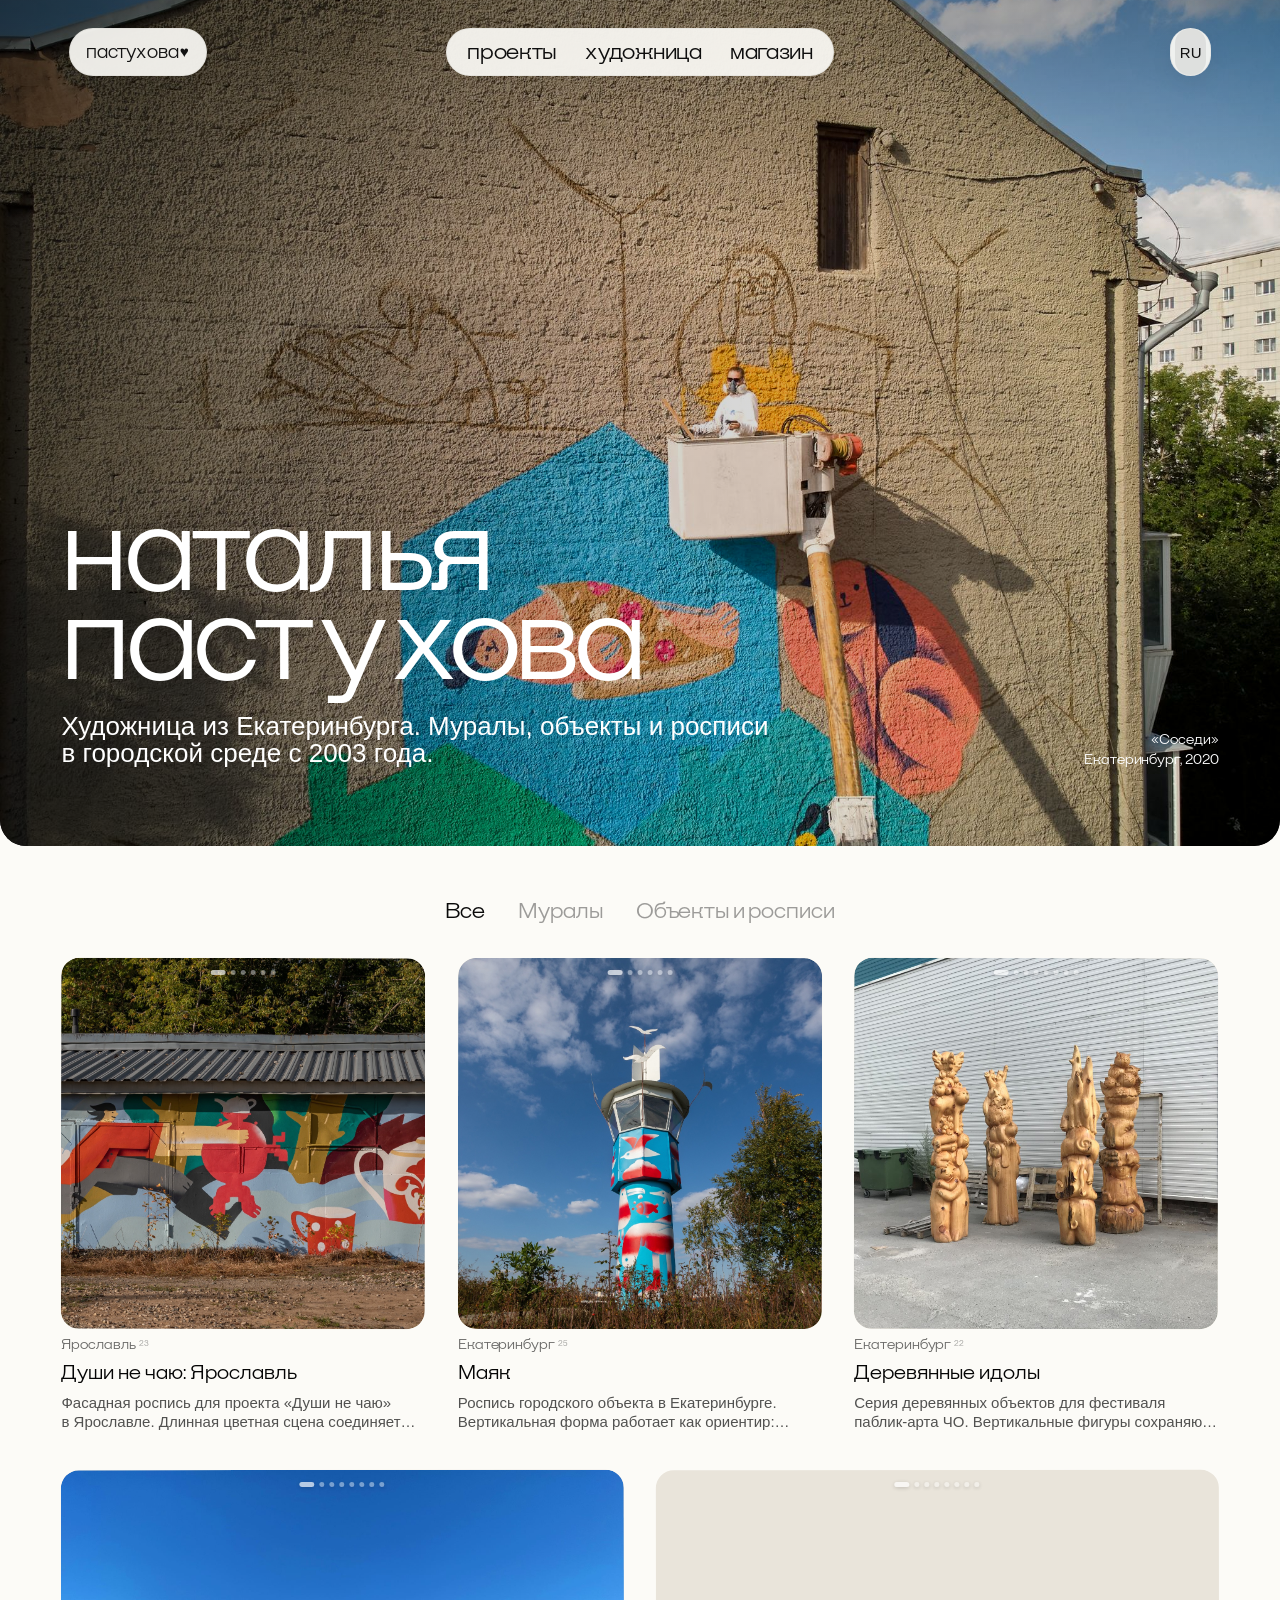
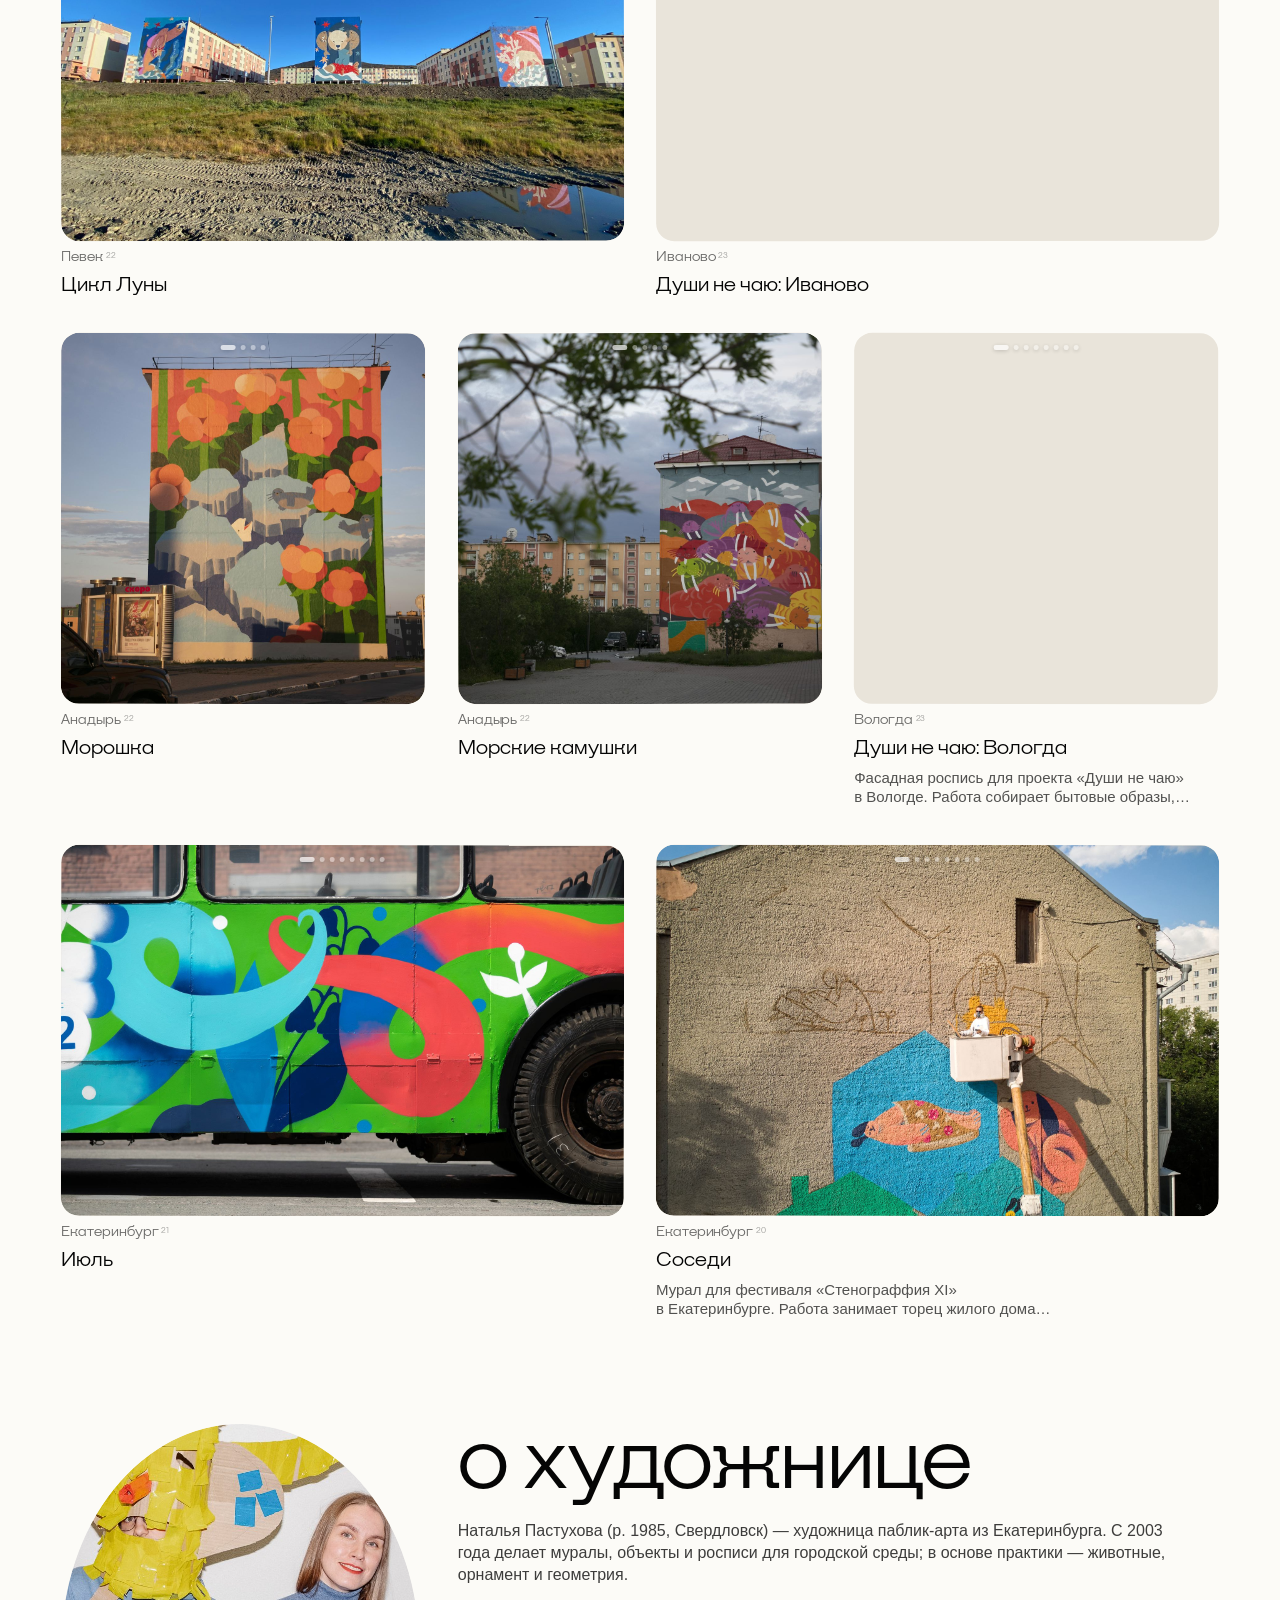
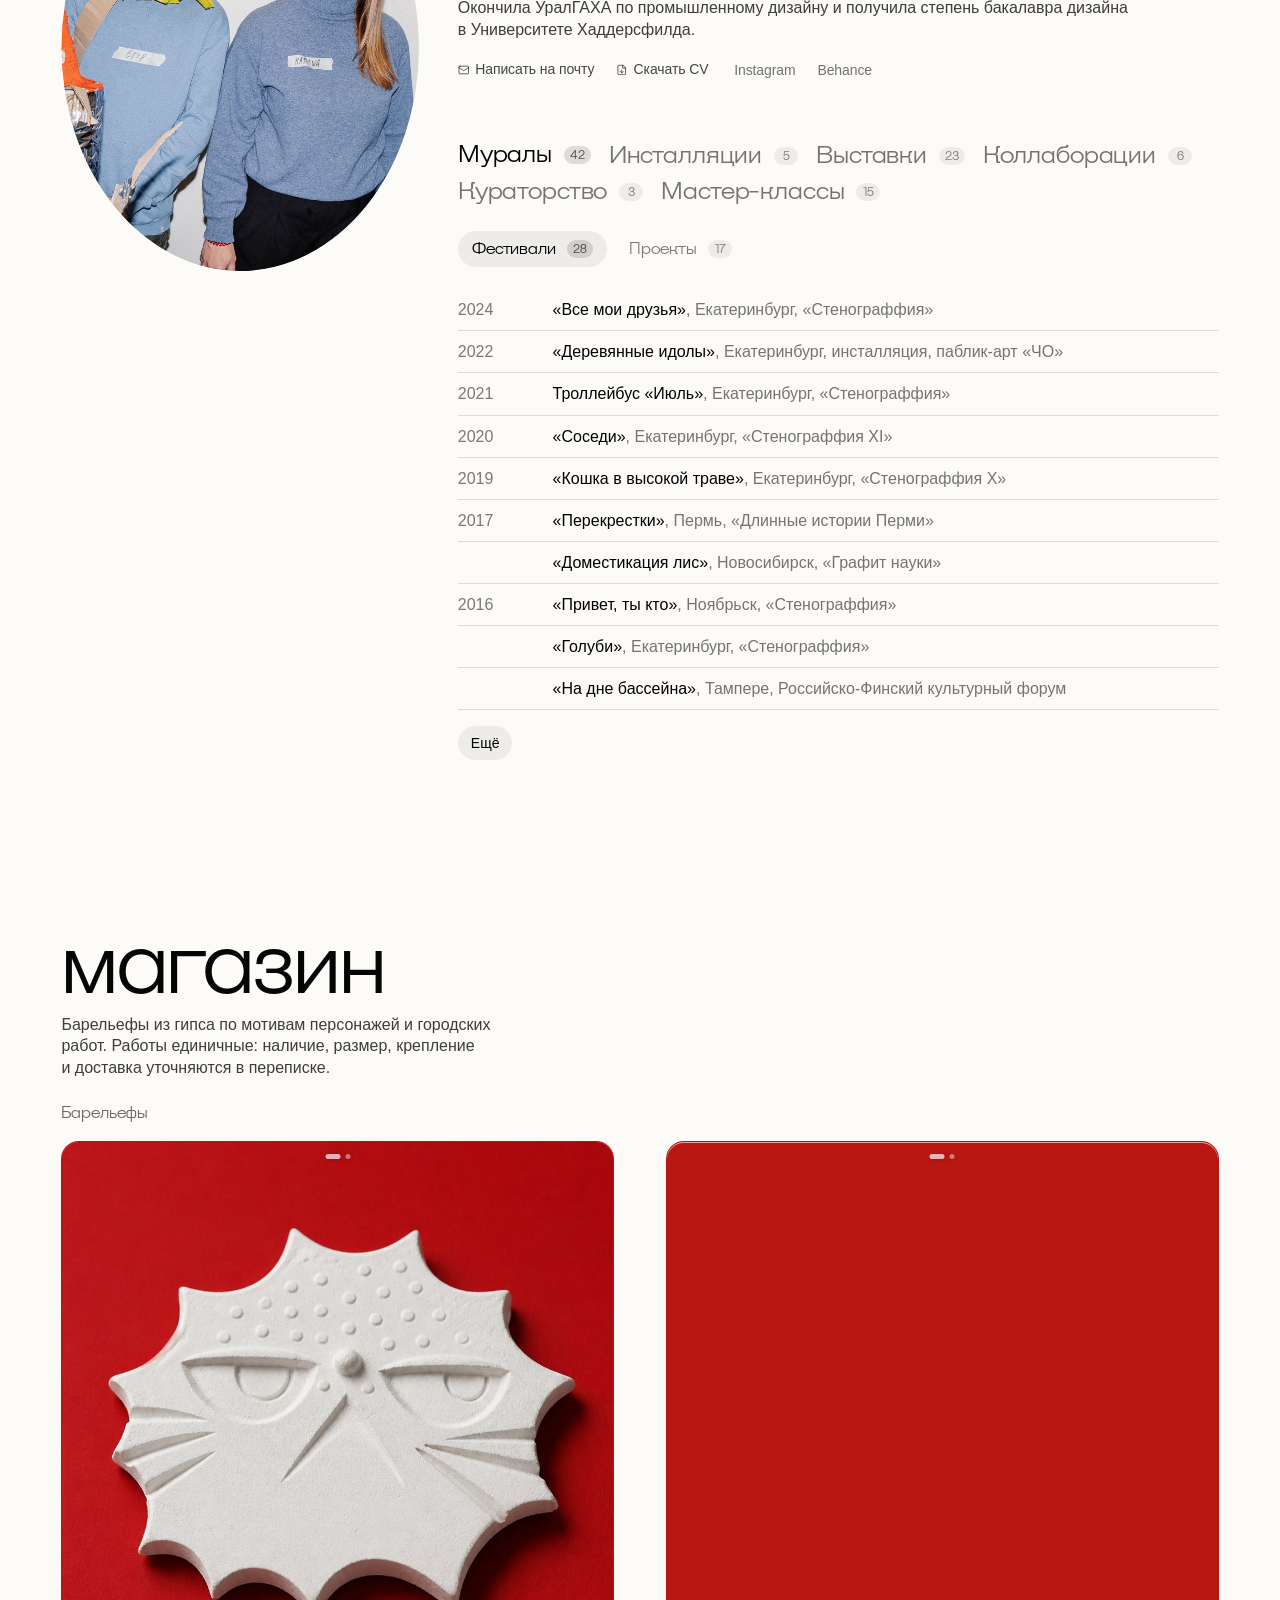
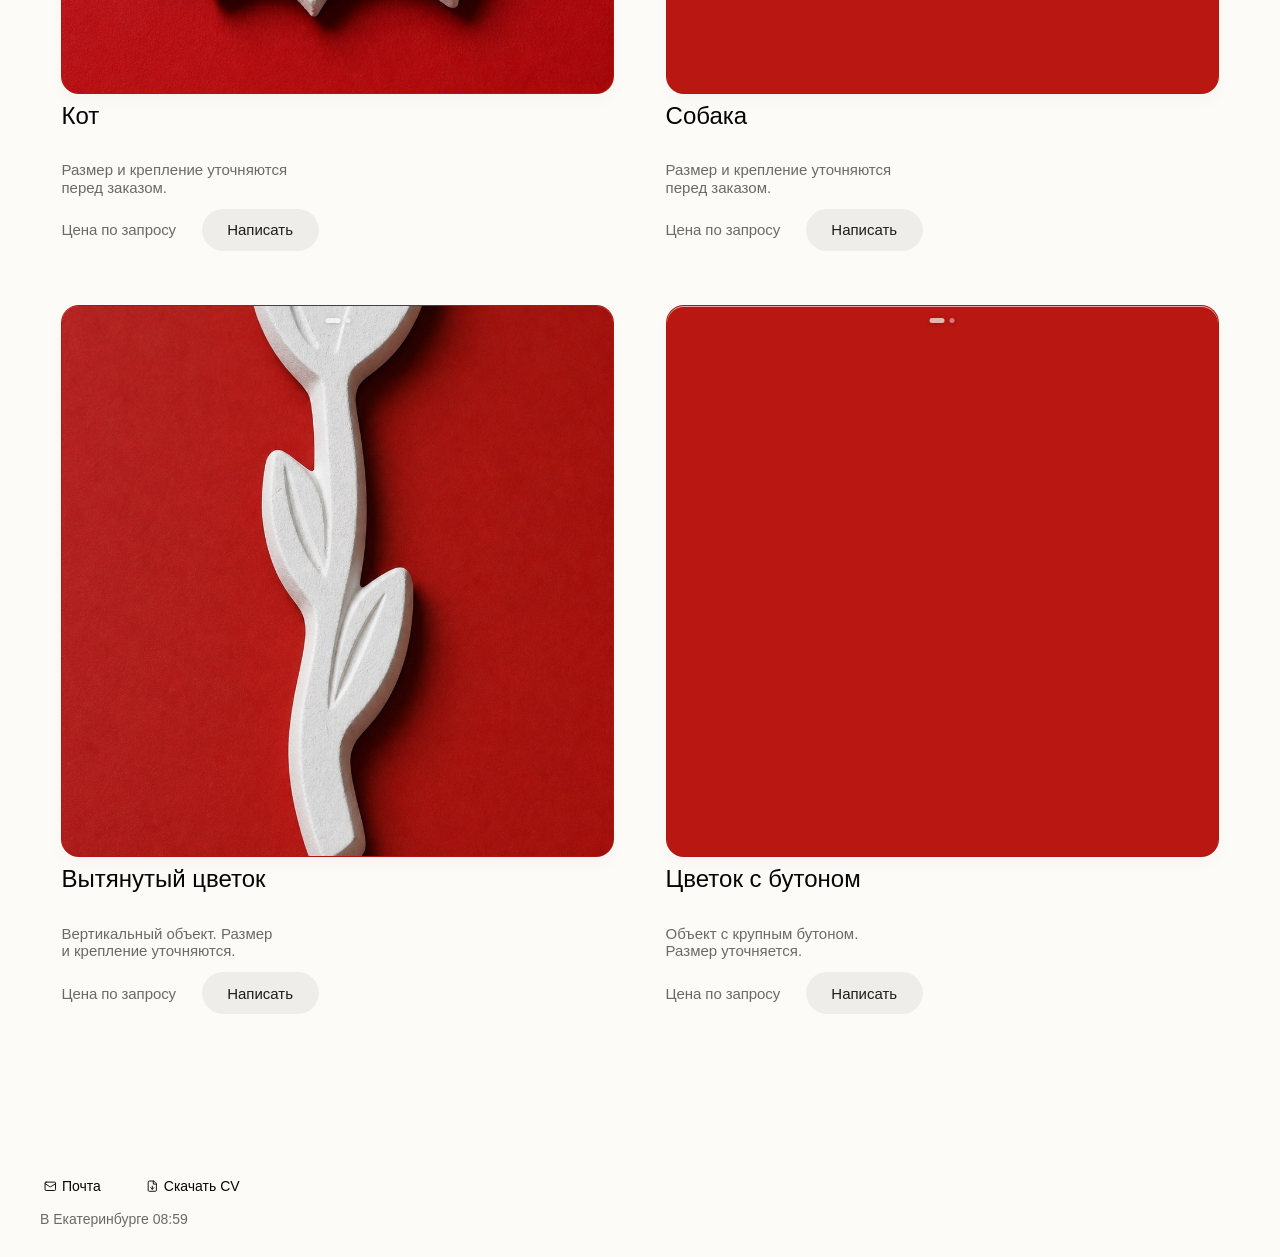
<file: site/index.html>
<!DOCTYPE html>
<html lang="ru">
<head>
    <meta charset="UTF-8">
    <meta name="viewport" content="width=device-width, initial-scale=1.0">
    <meta name="referrer" content="strict-origin-when-cross-origin">
    <meta http-equiv="Content-Security-Policy" content="default-src 'self'; script-src 'self'; style-src 'self' 'unsafe-inline'; img-src 'self' data: https:; font-src 'self' data:; connect-src 'self' https://api.open-meteo.com; object-src 'none'; base-uri 'self'; form-action 'none'; frame-src 'none'">
    <meta name="description" content="Наталья Пастухова: паблик-арт, городские проекты, биография художницы и работы в продаже.">
    <meta property="og:type" content="website">
    <meta property="og:site_name" content="Наталья Пастухова">
    <meta property="og:title" content="Наталья Пастухова — паблик-арт">
    <meta property="og:description" content="Муралы, городские объекты, росписи и барельефы художницы Натальи Пастуховой.">
    <meta property="og:image" content="https://aimpss7.github.io/natasha-pastukhova-site/assets/images/social/preview-dog-wall-16x9.jpg">
    <meta property="og:image:width" content="1200">
    <meta property="og:image:height" content="675">
    <meta property="og:url" content="https://aimpss7.github.io/natasha-pastukhova-site/">
    <meta name="twitter:card" content="summary_large_image">
    <meta name="twitter:image" content="https://aimpss7.github.io/natasha-pastukhova-site/assets/images/social/preview-dog-wall-16x9.jpg">
    <link rel="canonical" href="https://aimpss7.github.io/natasha-pastukhova-site/">
    <link rel="alternate" hreflang="ru" href="https://aimpss7.github.io/natasha-pastukhova-site/">
    <link rel="alternate" hreflang="en" href="https://aimpss7.github.io/natasha-pastukhova-site/en.html">
    <title>Наталья Пастухова</title>
    <link rel="icon" href="favicon.svg" type="image/svg+xml">
    <link rel="stylesheet" href="css/style.css?v=site-v1-156">
</head>
<body class="site-home site-ru">
    <header class="header">
        <a href="index.html" class="header-logo">
            <span class="brand-full">пастухова</span><span class="brand-short">пастухова</span><span class="heart" aria-hidden="true">♥</span>
        </a>
        <div class="header-menu" id="site-menu">
            <a href="#projects">проекты</a>
            <a href="#artist">художница</a>
            <a href="#shop">магазин</a>
            <div class="header-menu-lang" aria-label="Язык сайта в меню">
                <a class="lang-toggle is-active" href="index.html" lang="ru" aria-current="true" aria-label="Русская версия сайта">RU</a>
                <a class="lang-toggle" href="en.html" lang="en" aria-label="English version">EN</a>
            </div>
        </div>
        <button class="header-burger" type="button" aria-label="Открыть меню" aria-expanded="false" aria-controls="site-menu" data-nav-toggle>
            <span></span>
            <span></span>
            <span></span>
        </button>
        <div class="header-lang" aria-label="Язык сайта">
            <a class="lang-toggle is-active" href="index.html" lang="ru" aria-current="true" aria-label="Русская версия сайта">RU</a>
            <a class="lang-toggle" href="en.html" lang="en" aria-label="English version">EN</a>
        </div>
    </header>

    <main class="onepage-main">
        <section class="onepage-projects" id="projects" aria-labelledby="hero-title">
            <section class="hero hero-editorial">
                <a class="hero-visual-link" href="#cards-start" data-hero-link aria-label="Перейти к выбранному проекту">
                    <img src="assets/images/projects/mayak/cover.jpg" alt="Маяк" decoding="async" data-hero-image>
                </a>
                <div class="hero-copy">
                    <div class="hero-kicker">Паблик-арт / Урал</div>
                    <h1 id="hero-title">
                        <span class="hero-title-line">наталья</span>
                        <span class="hero-title-line">пас<span class="kern-tu">ту</span><span class="kern-ho">хо</span>ва</span>
                    </h1>
                    <p class="hero-summary">Художница из Екатеринбурга. Муралы, объекты и росписи в городской среде с 2003 года.</p>
                </div>
                <div class="hero-image-caption" data-hero-caption>Маяк · Екатеринбург</div>
            </section>

            <div class="onepage-section-inner onepage-section-inner--projects">
                <nav class="project-filters" aria-label="Фильтры проектов">
                    <div class="filters">
                        <button class="filter-btn active" type="button" data-filter="all" aria-pressed="true" aria-label="Все работы, 10 проектов">Все <span aria-hidden="true">10</span></button>
                        <button class="filter-btn" type="button" data-filter="murals" aria-pressed="false" aria-label="Муралы, 7 проектов">Муралы <span aria-hidden="true">7</span></button>
                        <button class="filter-btn" type="button" data-filter="objects-paintings" aria-pressed="false" aria-label="Объекты и росписи, 3 проекта">Объекты и росписи <span aria-hidden="true">3</span></button>
                    </div>
                </nav>
            </div>

            <div class="container" id="cards-start">
                <!-- Карточки проектов будут отрендерены здесь через JS -->
            </div>
            <div class="onepage-section-inner">
                <div class="project-inline-detail" id="project-inline-detail" hidden></div>
            </div>
        </section>

        <section class="onepage-section" id="artist" aria-labelledby="artist-title">
            <div class="onepage-section-inner">
                <div class="two-column-layout">
                    <div class="photo-column">
                        <div class="photo-container">
                            <img src="ava_1.jpg" alt="Наталья Пастухова" decoding="async">
                        </div>
                    </div>

                    <div class="content-column">
                        <div class="cv-section">
                            <h2 class="about-title" id="artist-title">о художнице</h2>
                            <div class="cv-bio">
                                <p>Наталья Пастухова (р. 1985, Свердловск) — художница паблик-арта из Екатеринбурга. С 2003 года делает муралы, объекты и росписи для городской среды; в основе практики — животные, орнамент и геометрия.</p>
                                <p>Окончила УралГАХА по промышленному дизайну и получила степень бакалавра дизайна в Университете Хаддерсфилда.</p>
                            </div>
                            <div class="contact-chips about-actions" aria-label="Контакты и CV">
                                <div class="contact-group contact-group-primary" aria-label="Связаться и скачать CV">
                                    <button class="contact-chip contact-mail contact-chip-mail" type="button" data-copy-mail="hipastukhova@gmail.com" aria-label="Почта художницы" aria-expanded="false">
                                        <svg class="contact-icon" viewBox="0 0 24 24" aria-hidden="true"><rect width="20" height="16" x="2" y="4" rx="2"></rect><path d="m22 7-8.97 5.7a1.94 1.94 0 0 1-2.06 0L2 7"></path></svg>
                                        <span class="contact-mail-label">Написать на почту</span>
                                        <span class="contact-mail-value">hipastukhova@gmail.com</span>
                                        <span class="contact-mail-copy">Копировать</span>
                                    </button>
                                    <a class="contact-chip contact-chip-document" href="assets/docs/natalia-pastukhova-cv.pdf" download>
                                        <svg class="contact-icon" viewBox="0 0 24 24" aria-hidden="true"><path d="M14 2H6a2 2 0 0 0-2 2v16a2 2 0 0 0 2 2h12a2 2 0 0 0 2-2V8z"></path><path d="M14 2v6h6"></path><path d="M12 18v-6"></path><path d="m9 15 3 3 3-3"></path></svg>
                                        Скачать CV
                                    </a>
                                </div>
                                <div class="contact-group contact-group-social" aria-label="Внешние площадки">
                                    <a class="contact-chip contact-chip-social" href="https://www.instagram.com/hellopepe" target="_blank" rel="noopener noreferrer">Instagram</a>
                                    <a class="contact-chip contact-chip-social" href="https://www.behance.net/hellopepe" target="_blank" rel="noopener noreferrer">Behance</a>
                                </div>
                            </div>
                        </div>

                        <div class="content-wrapper">
                            <div class="menu-sidebar" role="tablist" aria-label="Разделы CV">
                                <button class="menu-item active" type="button" role="tab" aria-selected="true" aria-controls="section-1" aria-label="Муралы, 42 работы">Муралы <span aria-hidden="true">42</span></button>
                                <button class="menu-item" type="button" role="tab" aria-selected="false" aria-controls="section-2" aria-label="Инсталляции, 5 работ">Инсталляции <span aria-hidden="true">5</span></button>
                                <button class="menu-item" type="button" role="tab" aria-selected="false" aria-controls="section-3" aria-label="Выставки, 23 участия">Выставки <span aria-hidden="true">23</span></button>
                                <button class="menu-item" type="button" role="tab" aria-selected="false" aria-controls="section-4" aria-label="Коллаборации, 6 работ">Коллаборации <span aria-hidden="true">6</span></button>
                                <button class="menu-item" type="button" role="tab" aria-selected="false" aria-controls="section-5" aria-label="Кураторство, 3 проекта">Кураторство <span aria-hidden="true">3</span></button>
                                <button class="menu-item" type="button" role="tab" aria-selected="false" aria-controls="section-6" aria-label="Мастер-классы, 15 событий">Мастер-классы <span aria-hidden="true">15</span></button>
                            </div>

                            <div class="sections-container">
                                <div class="section active" id="section-1">
                                    <div class="cv-archive" data-cv-archive>
                                        <div class="cv-subtabs" role="tablist" aria-label="Типы муралов">
                                            <button class="cv-subtab active" id="murals-festivals-tab" type="button" role="tab" aria-selected="true" aria-controls="murals-festivals" aria-label="Фестивали, 28 работ" tabindex="0" data-cv-group-trigger="festivals">Фестивали <span aria-hidden="true">28</span></button>
                                            <button class="cv-subtab" id="murals-projects-tab" type="button" role="tab" aria-selected="false" aria-controls="murals-projects" aria-label="Проекты, 17 работ" tabindex="-1" data-cv-group-trigger="projects">Проекты <span aria-hidden="true">17</span></button>
                                        </div>

                                        <div class="cv-group active" id="murals-festivals" role="tabpanel" aria-labelledby="murals-festivals-tab" data-cv-group="festivals">
                                            <table data-preview-limit="10">
                                                <tr><td class="col-year">2024</td><td class="col-content"><span class="work-title">«Все мои друзья»</span><span class="work-location">Екатеринбург</span><span class="work-details">«Стенограффия»</span></td><td class="col-location">Екатеринбург</td></tr>
                                                <tr><td class="col-year">2022</td><td class="col-content"><span class="work-title">«Деревянные идолы»</span><span class="work-location">Екатеринбург</span><span class="work-details">инсталляция, паблик-арт «ЧО»</span></td><td class="col-location">Екатеринбург</td></tr>
                                                <tr><td class="col-year">2021</td><td class="col-content"><span class="work-title">Троллейбус «Июль»</span><span class="work-location">Екатеринбург</span><span class="work-details">«Стенограффия»</span></td><td class="col-location">Екатеринбург</td></tr>
                                                <tr><td class="col-year">2020</td><td class="col-content"><span class="work-title">«Соседи»</span><span class="work-location">Екатеринбург</span><span class="work-details">«Стенограффия XI»</span></td><td class="col-location">Екатеринбург</td></tr>
                                                <tr><td class="col-year">2019</td><td class="col-content"><span class="work-title">«Кошка в высокой траве»</span><span class="work-location">Екатеринбург</span><span class="work-details">«Стенограффия X»</span></td><td class="col-location">Екатеринбург</td></tr>
                                                <tr><td class="col-year">2017</td><td class="col-content"><span class="work-title">«Перекрестки»</span><span class="work-location">Пермь</span><span class="work-details">«Длинные истории Перми»</span></td><td class="col-location">Пермь</td></tr>
                                                <tr><td class="col-year"></td><td class="col-content"><span class="work-title">«Доместикация лис»</span><span class="work-location">Новосибирск</span><span class="work-details">«Графит науки»</span></td><td class="col-location">Новосибирск</td></tr>
                                                <tr><td class="col-year">2016</td><td class="col-content"><span class="work-title">«Привет, ты кто»</span><span class="work-location">Ноябрьск</span><span class="work-details">«Стенограффия»</span></td><td class="col-location">Ноябрьск</td></tr>
                                                <tr><td class="col-year"></td><td class="col-content"><span class="work-title">«Голуби»</span><span class="work-location">Екатеринбург</span><span class="work-details">«Стенограффия»</span></td><td class="col-location">Екатеринбург</td></tr>
                                                <tr><td class="col-year"></td><td class="col-content"><span class="work-title">«На дне бассейна»</span><span class="work-location">Тампере</span><span class="work-details">Российско-Финский культурный форум</span></td><td class="col-location">Тампере</td></tr>
                                                <tr><td class="col-year"></td><td class="col-content"><span class="work-title">«Самоцветы»</span><span class="work-location">Якутск</span><span class="work-details">IV Якутская биеннале современного искусства</span></td><td class="col-location">Якутск</td></tr>
                                                <tr><td class="col-year">2015</td><td class="col-content"><span class="work-title">«Птица счастья»</span><span class="work-location">Мыс Каменный</span><span class="work-details">«Стенограффия»</span></td><td class="col-location">Мыс Каменный</td></tr>
                                                <tr><td class="col-year"></td><td class="col-content"><span class="work-title">«Русалка»</span><span class="work-location">Екатеринбург</span><span class="work-details">«Результарт»</span></td><td class="col-location">Екатеринбург</td></tr>
                                                <tr><td class="col-year"></td><td class="col-content"><span class="work-title">«Миграция»</span><span class="work-location">Самара</span><span class="work-details">«Жемчужина на Волге»</span></td><td class="col-location">Самара</td></tr>
                                                <tr><td class="col-year">2014</td><td class="col-content"><span class="work-title">«Стая»</span><span class="work-location">Екатеринбург</span><span class="work-details">паблик-арт «Решительные действия»</span></td><td class="col-location">Екатеринбург</td></tr>
                                                <tr><td class="col-year">2013</td><td class="col-content"><span class="work-title">«Хорошая собака»</span><span class="work-location">Баку</span><span class="work-details">«Participate»</span></td><td class="col-location">Баку</td></tr>
                                                <tr><td class="col-year">2011</td><td class="col-content"><span class="work-title">«Хорошая собака»</span><span class="work-location">Пермь</span><span class="work-details">«Длинные истории Перми. Скорость цвета»</span></td><td class="col-location">Пермь</td></tr>
                                                <tr><td class="col-year"></td><td class="col-content"><span class="work-title">«Малахитовый медведь»</span><span class="work-location">Пермь</span><span class="work-details">«Длинные истории Перми. Скорость цвета»</span></td><td class="col-location">Пермь</td></tr>
                                                <tr><td class="col-year"></td><td class="col-content"><span class="work-title">«Хорошая собака»</span><span class="work-location">Пермь</span><span class="work-details">выставка «Черты», «Живая Пермь»</span></td><td class="col-location">Пермь</td></tr>
                                                <tr><td class="col-year">2010</td><td class="col-content"><span class="work-title">«Хорошая собака»</span><span class="work-location">Москва</span><span class="work-details">II Московская международная биеннале молодого искусства «Стой! Кто идет?»</span></td><td class="col-location">Москва</td></tr>
                                                <tr><td class="col-year"></td><td class="col-content"><span class="work-title">«Семечки закончились»</span><span class="work-location">Екатеринбург</span><span class="work-details">«Длинные истории Екатеринбурга 8. Черно-белое пространство»</span></td><td class="col-location">Екатеринбург</td></tr>
                                                <tr><td class="col-year">2009</td><td class="col-content"><span class="work-title">«Хорошая собака»</span><span class="work-location">Екатеринбург</span><span class="work-details">«Длинные истории Екатеринбурга 6»</span></td><td class="col-location">Екатеринбург</td></tr>
                                                <tr><td class="col-year">2008</td><td class="col-content"><span class="work-title">«Хорошая собака»</span><span class="work-location">Бишкек</span><span class="work-details">Международный симпозиум по искусству в общественных пространствах</span></td><td class="col-location">Бишкек</td></tr>
                                                <tr><td class="col-year">2007</td><td class="col-content"><span class="work-title">«46»</span><span class="work-location">Екатеринбург</span><span class="work-details">«Длинные истории Екатеринбурга 5»</span></td><td class="col-location">Екатеринбург</td></tr>
                                                <tr><td class="col-year"></td><td class="col-content"><span class="work-title">«Глэмрок»</span><span class="work-location">Екатеринбург</span><span class="work-details">«На волне»</span></td><td class="col-location">Екатеринбург</td></tr>
                                                <tr><td class="col-year">2006</td><td class="col-content"><span class="work-title">«4 годовщины»</span><span class="work-location">Екатеринбург</span><span class="work-details">«Длинные истории Екатеринбурга 4»</span></td><td class="col-location">Екатеринбург</td></tr>
                                                <tr><td class="col-year">2004</td><td class="col-content"><span class="work-title">«Communal»</span><span class="work-location">Екатеринбург</span><span class="work-details">«Длинные истории Екатеринбурга 2»</span></td><td class="col-location">Екатеринбург</td></tr>
                                                <tr><td class="col-year">2003</td><td class="col-content"><span class="work-title">«Захват 4 овощебазы»</span><span class="work-location">Екатеринбург</span><span class="work-details">«Длинные истории Екатеринбурга»</span></td><td class="col-location">Екатеринбург</td></tr>
                                            </table>
                                            <button class="cv-show-more" type="button" data-cv-show-more data-collapsed-label="Ещё" data-expanded-label="Скрыть">Ещё</button>
                                        </div>

                                        <div class="cv-group" id="murals-projects" role="tabpanel" aria-labelledby="murals-projects-tab" data-cv-group="projects" hidden>
                                            <table data-preview-limit="10">
                                                <tr><td class="col-year">2022</td><td class="col-content"><span class="work-title">«Морошка»</span><span class="work-location">Анадырь</span></td><td class="col-location">Анадырь</td></tr>
                                                <tr><td class="col-year"></td><td class="col-content"><span class="work-title">«Морские камушки»</span><span class="work-location">Анадырь</span></td><td class="col-location">Анадырь</td></tr>
                                                <tr><td class="col-year"></td><td class="col-content"><span class="work-title">«Цикл Луны»</span><span class="work-location">Певек</span><span class="work-details">триптих</span></td><td class="col-location">Певек</td></tr>
                                                <tr><td class="col-year"></td><td class="col-content"><span class="work-title">«Встреча»</span><span class="work-location">Альметьевск</span></td><td class="col-location">Альметьевск</td></tr>
                                                <tr><td class="col-year">2021</td><td class="col-content"><span class="work-title">«Поцелуй»</span><span class="work-location">Анадырь</span></td><td class="col-location">Анадырь</td></tr>
                                            </table>
                                            <button class="cv-show-more" type="button" hidden data-cv-show-more data-collapsed-label="Ещё" data-expanded-label="Скрыть">Ещё</button>
                                        </div>
                                    </div>
                                </div>

                                <div class="section" id="section-2">
                                    <table>
                                        <tr><td class="col-year">2022</td><td class="col-content"><span class="work-title">«Деревянные идолы»</span><span class="work-location">Екатеринбург</span><span class="work-details">инсталляция, паблик-арт «ЧО»</span></td><td class="col-location">Екатеринбург</td></tr>
                                        <tr><td class="col-year">2021</td><td class="col-content"><span class="work-title">Троллейбус «Июль»</span><span class="work-location">Екатеринбург</span><span class="work-details">«Стенограффия»</span></td><td class="col-location">Екатеринбург</td></tr>
                                    </table>
                                </div>

                                <div class="section" id="section-3">
                                    <div class="subsection-title">Персональные выставки</div>
                                    <table>
                                        <tr><td class="col-year">2020</td><td class="col-content"><span class="work-title">«Город зорких»</span><span class="work-location">Екатеринбург</span><span class="work-details">Бар Негодяи</span></td><td class="col-location">Екатеринбург</td></tr>
                                    </table>
                                </div>

                                <div class="section" id="section-4">
                                    <table>
                                        <tr><td class="col-year">2023</td><td class="col-content"><span class="work-title">«Кот, пчела и дракон»</span><span class="work-location">Санкт-Петербург</span><span class="work-details">Билайн и Севкабель Порт</span></td><td class="col-location">Санкт-Петербург</td></tr>
                                    </table>
                                </div>

                                <div class="section" id="section-5">
                                    <table>
                                        <tr><td class="col-year">2024</td><td class="col-content"><span class="work-title">Кураторский проект «Месторождения»</span><span class="work-location">Краснокаменск</span></td><td class="col-location">Краснокаменск</td></tr>
                                    </table>
                                </div>

                                <div class="section" id="section-6">
                                    <table>
                                        <tr><td class="col-year">2024</td><td class="col-content"><span class="work-title">Лаборатория «Фантастический Сад»</span><span class="work-location">Екатеринбург</span><span class="work-details">Инклюзивная художественная студия, Ельцин Центр</span></td><td class="col-location">Екатеринбург</td></tr>
                                    </table>
                                </div>
                            </div>
                        </div>
                    </div>
                </div>
            </div>
        </section>

        <section class="onepage-section" id="shop" aria-labelledby="shop-title">
            <div class="onepage-section-inner">
                <header class="shop-heading">
                    <div>
                        <h2 id="shop-title">магазин</h2>
                        <p>Барельефы из гипса по мотивам персонажей и городских работ. Работы единичные: наличие, размер, крепление и доставка уточняются в переписке.</p>
                    </div>
                </header>
                <div class="shop-catalog" aria-label="Товары">
                    <section class="shop-group" aria-labelledby="shop-reliefs-title">
                        <h3 class="shop-group-title" id="shop-reliefs-title">Барельефы</h3>
                        <div class="shop-grid shop-grid--reliefs">
                            <article class="shop-item shop-item--cat-relief is-available">
                                <div class="shop-item-image shop-item-story" data-shop-story>
                                    <img class="active" src="assets/images/shop/reliefs/cat-main.jpg" alt="Барельеф Кот" loading="eager" decoding="async">
                                    <img src="assets/images/shop/reliefs/cat-detail.jpg" alt="Барельеф Кот, деталь" loading="lazy" decoding="async">
                                    <div class="shop-story-progress" aria-hidden="true"><span class="active"></span><span></span></div>
                                    <button class="shop-story-btn shop-story-prev" type="button" aria-label="Предыдущий кадр"></button>
                                    <button class="shop-story-btn shop-story-next" type="button" aria-label="Следующий кадр"></button>
                                </div>
                                <h4>Кот</h4>
                                <p class="shop-item-note">Размер и крепление уточняются перед заказом.</p>
                                <div class="shop-buy">
                                    <span class="shop-price">Цена по запросу</span>
                                    <a class="shop-order" href="mailto:hipastukhova@gmail.com?subject=Уточнить%20наличие%3A%20барельеф%20Кот">Написать</a>
                                </div>
                            </article>

                            <article class="shop-item shop-item--dog-relief is-available">
                                <div class="shop-item-image shop-item-story" data-shop-story>
                                    <img class="active" src="assets/images/shop/reliefs/dog-main.jpg" alt="Барельеф Собака" loading="eager" decoding="async">
                                    <img src="assets/images/shop/reliefs/dog-detail.jpg" alt="Барельеф Собака, деталь" loading="lazy" decoding="async">
                                    <div class="shop-story-progress" aria-hidden="true"><span class="active"></span><span></span></div>
                                    <button class="shop-story-btn shop-story-prev" type="button" aria-label="Предыдущий кадр"></button>
                                    <button class="shop-story-btn shop-story-next" type="button" aria-label="Следующий кадр"></button>
                                </div>
                                <h4>Собака</h4>
                                <p class="shop-item-note">Размер и крепление уточняются перед заказом.</p>
                                <div class="shop-buy">
                                    <span class="shop-price">Цена по запросу</span>
                                    <a class="shop-order" href="mailto:hipastukhova@gmail.com?subject=Уточнить%20наличие%3A%20барельеф%20Собака">Написать</a>
                                </div>
                            </article>

                            <article class="shop-item shop-item--long-flower-relief is-available">
                                <div class="shop-item-image shop-item-story" data-shop-story>
                                    <img class="active" src="assets/images/shop/reliefs/flower-long-main.jpg" alt="Барельеф Вытянутый цветок" loading="lazy" decoding="async">
                                    <img src="assets/images/shop/reliefs/flower-long-detail.jpg" alt="Барельеф Вытянутый цветок, деталь" loading="lazy" decoding="async">
                                    <div class="shop-story-progress" aria-hidden="true"><span class="active"></span><span></span></div>
                                    <button class="shop-story-btn shop-story-prev" type="button" aria-label="Предыдущий кадр"></button>
                                    <button class="shop-story-btn shop-story-next" type="button" aria-label="Следующий кадр"></button>
                                </div>
                                <h4>Вытянутый цветок</h4>
                                <p class="shop-item-note">Вертикальный объект. Размер и крепление уточняются.</p>
                                <div class="shop-buy">
                                    <span class="shop-price">Цена по запросу</span>
                                    <a class="shop-order" href="mailto:hipastukhova@gmail.com?subject=Уточнить%20наличие%3A%20барельеф%20Вытянутый%20цветок">Написать</a>
                                </div>
                            </article>

                            <article class="shop-item shop-item--bud-flower-relief is-available">
                                <div class="shop-item-image shop-item-story" data-shop-story>
                                    <img class="active" src="assets/images/shop/reliefs/flower-bud-main.jpg" alt="Барельеф Цветок с бутоном" loading="lazy" decoding="async">
                                    <img src="assets/images/shop/reliefs/flower-bud-detail.jpg" alt="Барельеф Цветок с бутоном, деталь" loading="lazy" decoding="async">
                                    <div class="shop-story-progress" aria-hidden="true"><span class="active"></span><span></span></div>
                                    <button class="shop-story-btn shop-story-prev" type="button" aria-label="Предыдущий кадр"></button>
                                    <button class="shop-story-btn shop-story-next" type="button" aria-label="Следующий кадр"></button>
                                </div>
                                <h4>Цветок с бутоном</h4>
                                <p class="shop-item-note">Объект с крупным бутоном. Размер уточняется.</p>
                                <div class="shop-buy">
                                    <span class="shop-price">Цена по запросу</span>
                                    <a class="shop-order" href="mailto:hipastukhova@gmail.com?subject=Уточнить%20наличие%3A%20барельеф%20Цветок%20с%20бутоном">Написать</a>
                                </div>
                            </article>
                        </div>
                    </section>
                </div>
            </div>
        </section>
    </main>

    <footer class="footer">
        <div class="footer-content">
            <div class="footer-service" aria-label="Контакты и служебные ссылки">
                <a class="footer-link footer-link-primary footer-mail" href="mailto:hipastukhova@gmail.com" aria-label="Написать на почту">
                    <svg class="footer-icon" viewBox="0 0 24 24" aria-hidden="true"><rect width="20" height="16" x="2" y="4" rx="2"></rect><path d="m22 7-8.97 5.7a1.94 1.94 0 0 1-2.06 0L2 7"></path></svg>
                    <span>Почта</span>
                </a>
                <a class="footer-link footer-link-document" href="assets/docs/natalia-pastukhova-cv.pdf" download>
                    <svg class="footer-icon footer-icon-doc" viewBox="0 0 24 24" aria-hidden="true"><path d="M14 2H6a2 2 0 0 0-2 2v16a2 2 0 0 0 2 2h12a2 2 0 0 0 2-2V8z"></path><path d="M14 2v6h6"></path><path d="M12 18v-6"></path><path d="m9 15 3 3 3-3"></path></svg>
                    <span>Скачать CV</span>
                </a>
            </div>
            <div class="footer-context" aria-label="Екатеринбург: локальное время и погода">
                <span class="footer-live">В Екатеринбурге <span class="ekb-time" id="ekb-time">00:00</span><span class="ekb-weather" id="weather-temp"></span></span>
            </div>
        </div>
        <img class="footer-flower" src="assets/images/footer/smiling-flower-relief.png" alt="" loading="lazy" decoding="async" aria-hidden="true">
    </footer>

    <script defer src="js/main.js?v=site-v1-61"></script>
</body>
</html>
</file>
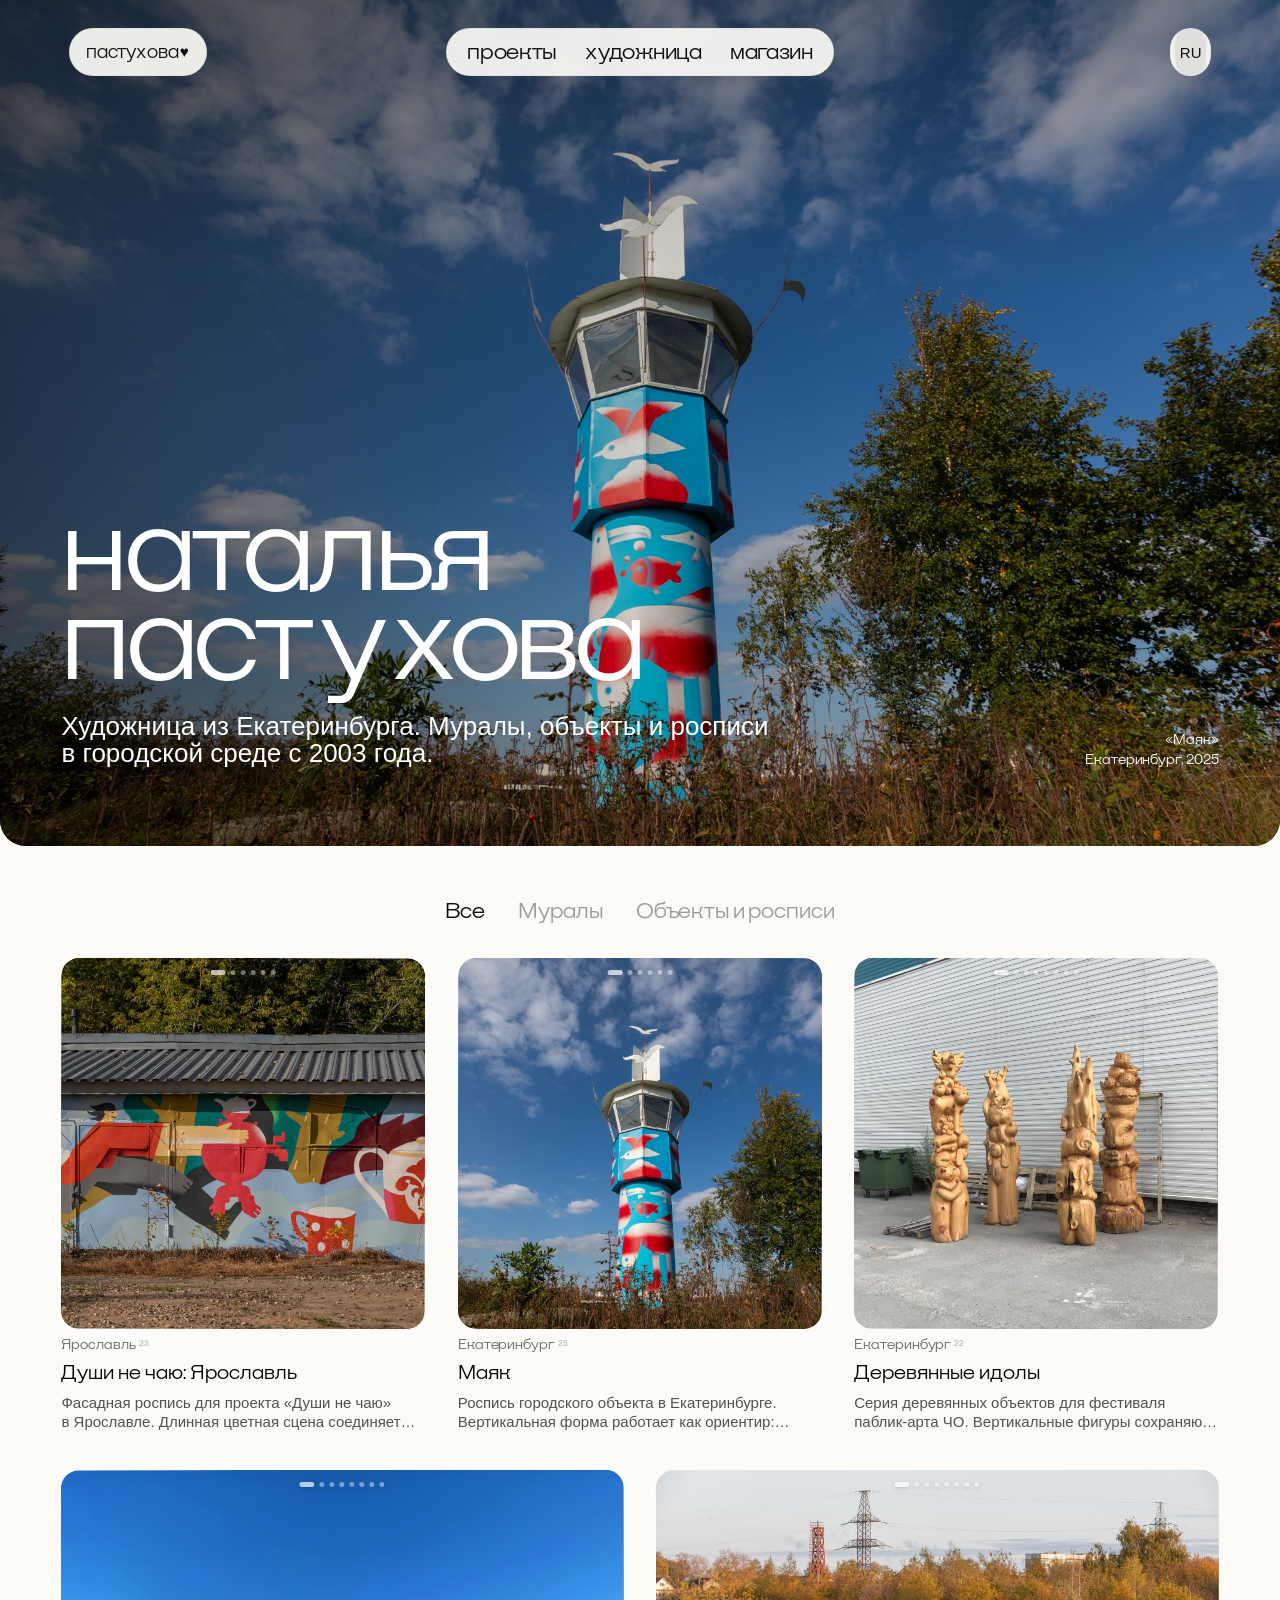
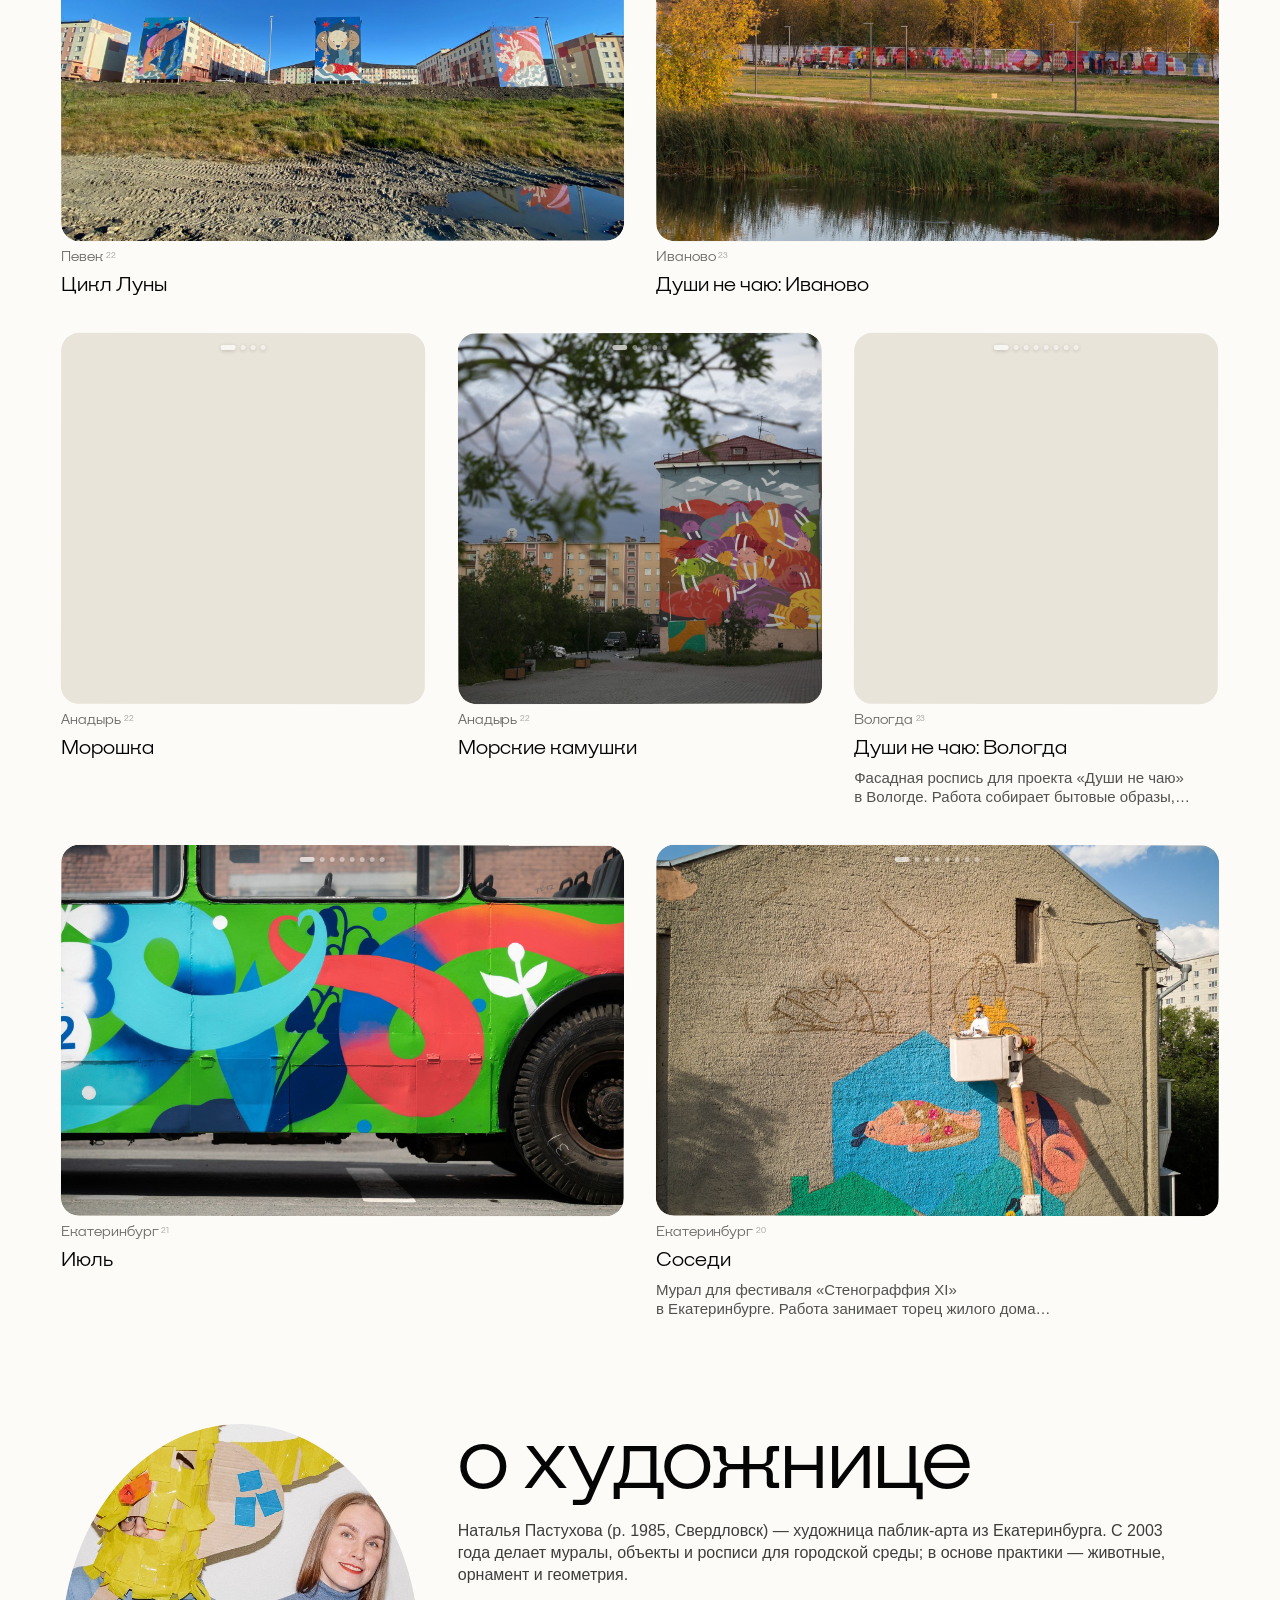
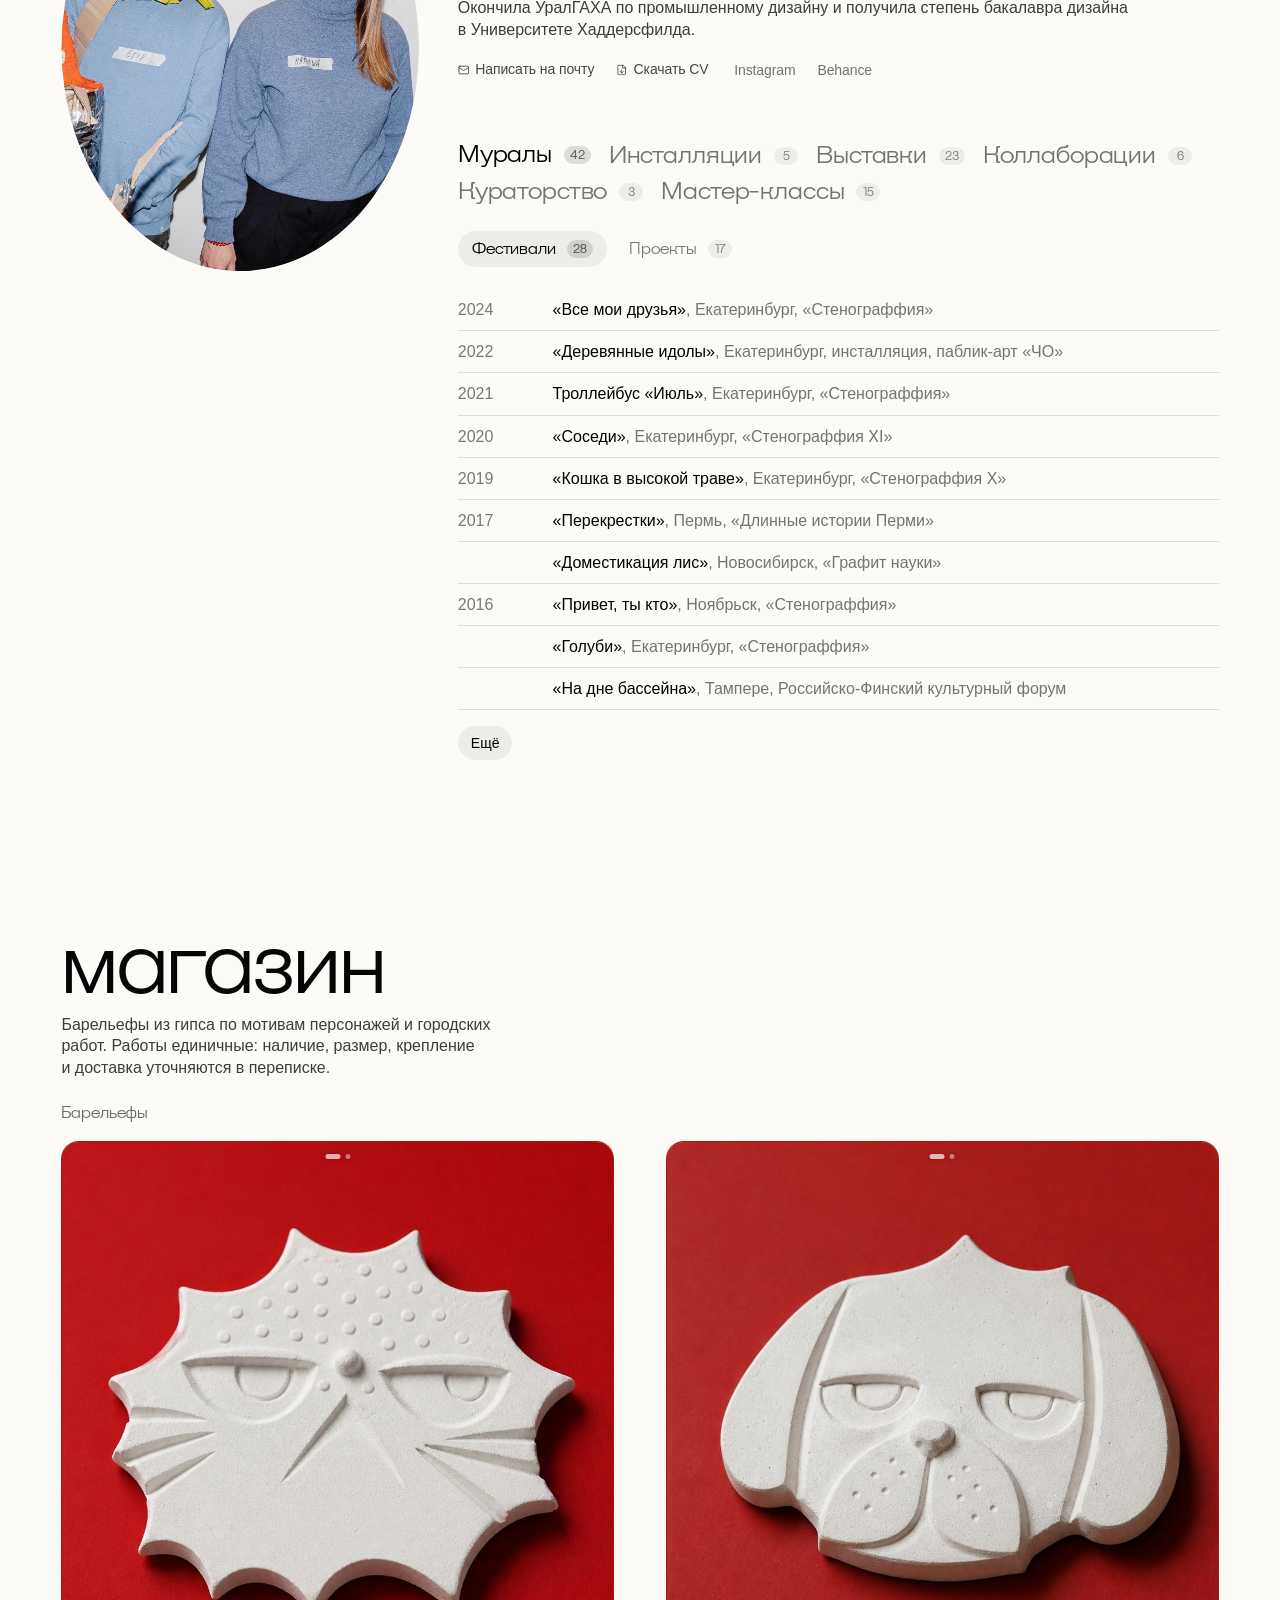
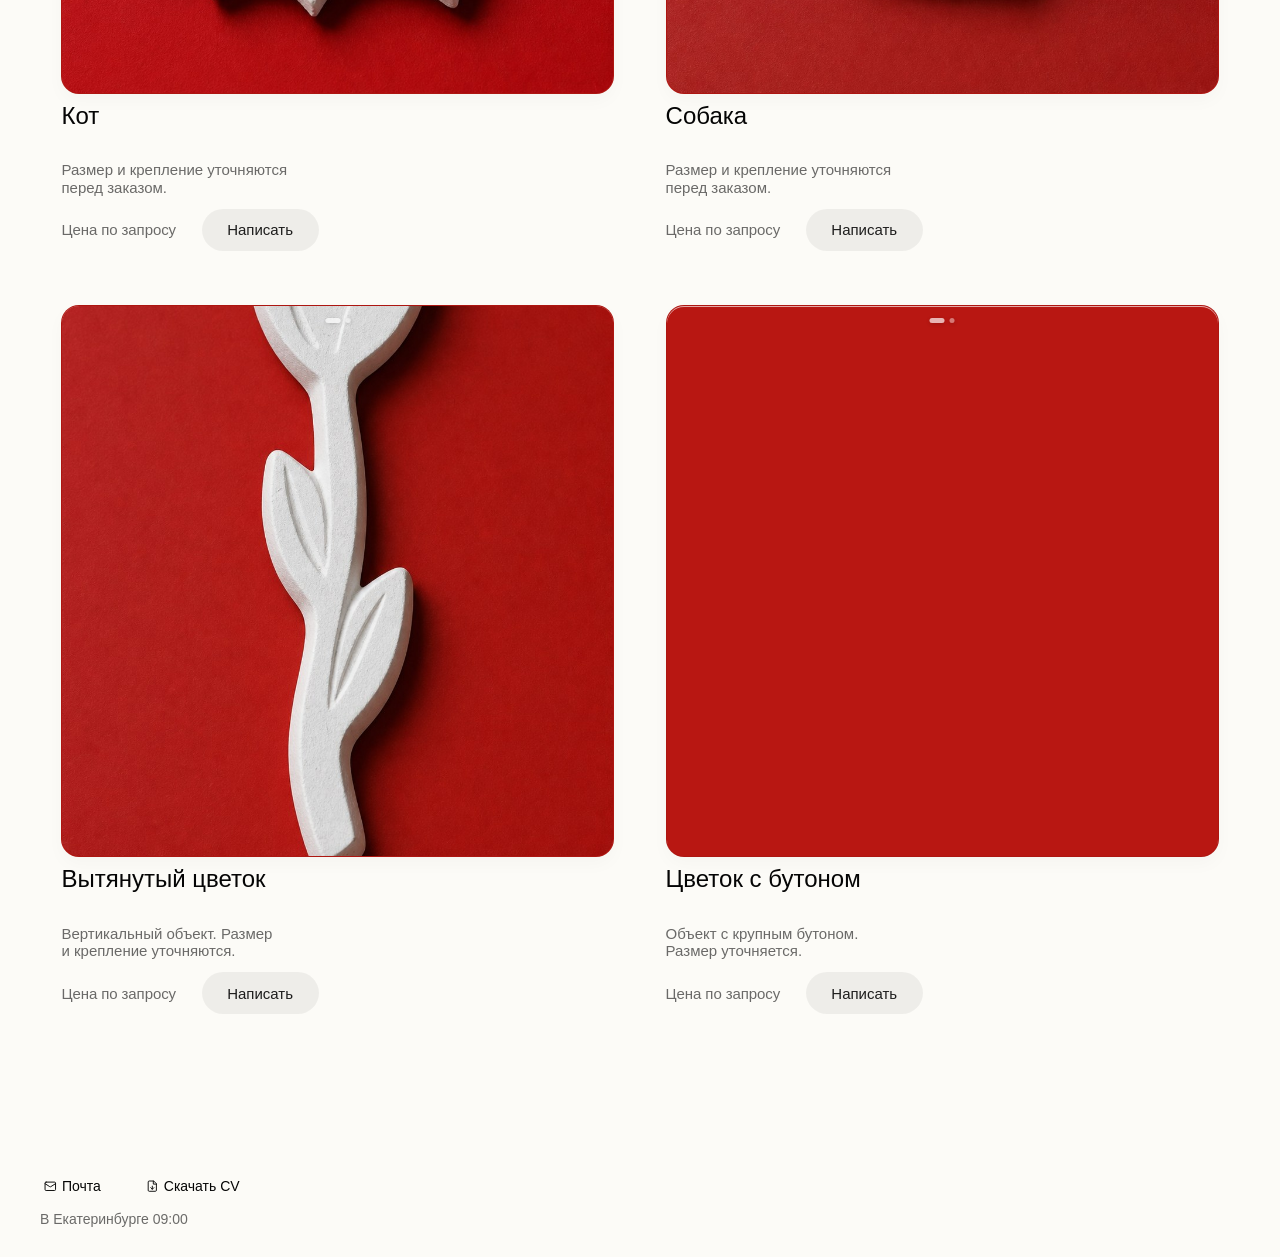
<file: site/projects/project-1/index.html>
<!DOCTYPE html>
<html lang="ru">
<head>
    <meta charset="UTF-8">
    <meta name="viewport" content="width=device-width, initial-scale=1.0">
    <title>Наташа Пастухова — проект временно скрыт</title>
    <meta name="robots" content="noindex,nofollow">
    <base href="../../">
    <meta http-equiv="refresh" content="0; url=index.html#cards-start">
    <script>
        window.location.replace('index.html#cards-start');
    </script>
    <link rel="icon" href="../../favicon.svg" type="image/svg+xml">
    <link rel="stylesheet" href="css/style.css?v=site-v1-49">
</head>
<body>
    <main class="project-loading">
        <a href="index.html#cards-start">Вернуться к работам</a>
    </main>
</body>
</html>
</file>
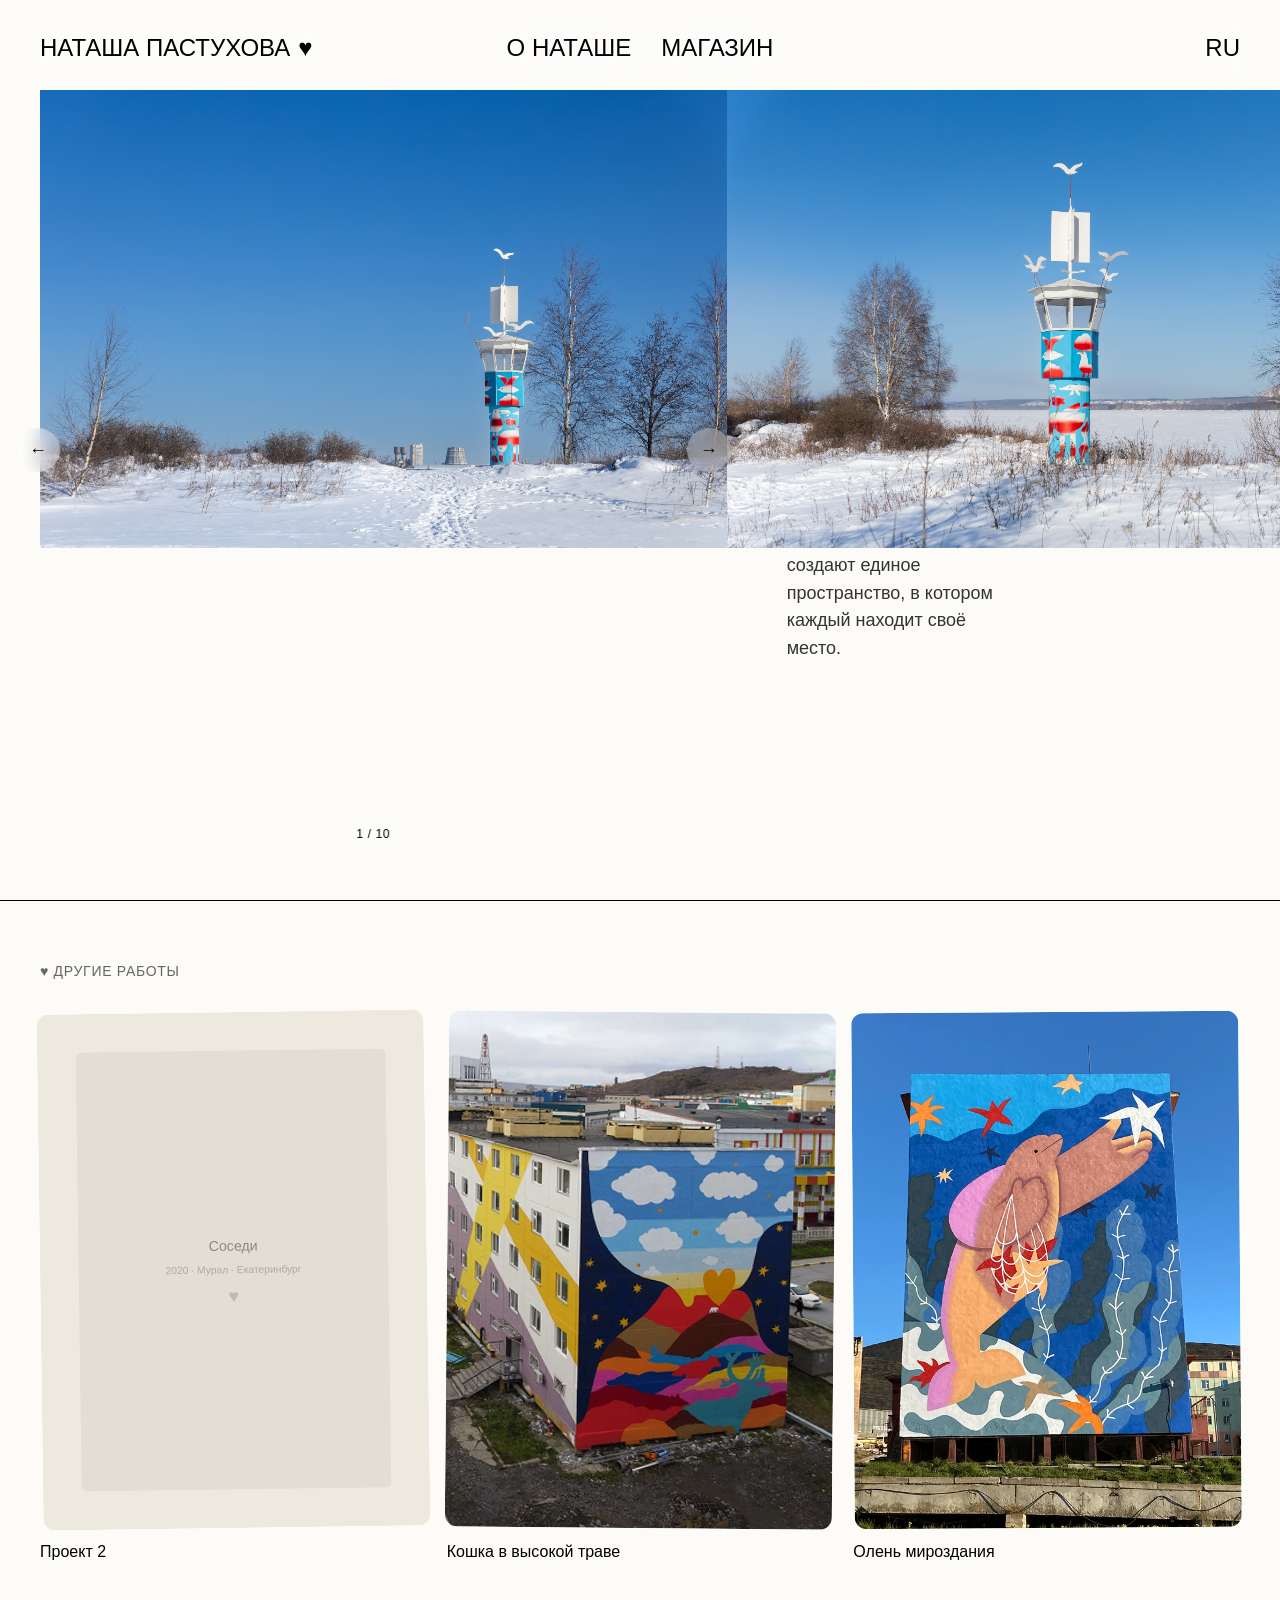
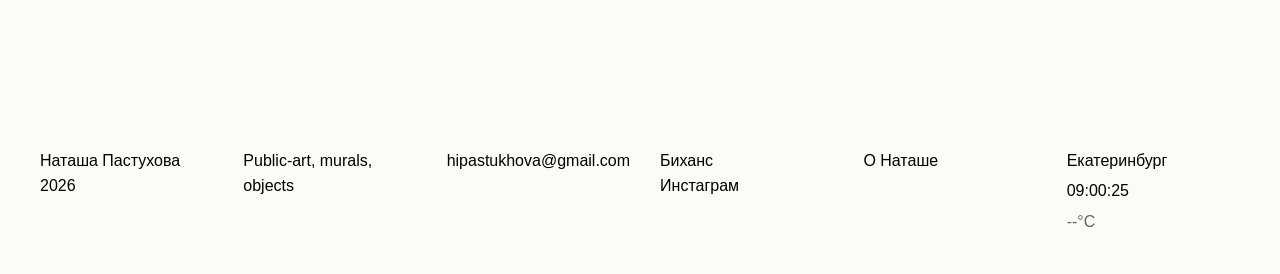
<file: сайт_база/projects/project-1/index.html>
<!DOCTYPE html>
<html lang="ru">
<head>
    <meta charset="UTF-8">
    <meta name="viewport" content="width=device-width, initial-scale=1.0">
    <title>Наталья Пастухова — Все мои друзья</title>
    <!--
        base href="../../" → все относительные пути разрешаются от корня сайта.
        Это эквивалент абсолютных путей (/css/style.css) и работает как по file://,
        так и на любом веб-сервере.
    -->
    <base href="../../">
    <link rel="stylesheet" href="css/style.css">
</head>
<body>

    <!-- HEADER -->
    <div class="header">
        <a href="index.html" class="header-logo">
            Наташа Пастухова<span class="heart">♥</span>
        </a>
        <div class="header-menu">
            <a href="about.html">О Наташе</a>
            <a href="index.html#shop">Магазин</a>
        </div>
        <div class="header-lang">
            <span class="lang-toggle" onclick="toggleLanguage()">RU</span>
        </div>
    </div>

    <!-- ВЕРХНЯЯ СЕКЦИЯ: СЛАЙДЕР + ИНФОРМАЦИЯ -->
    <div class="project-top">

        <!-- ЛЕВАЯ КОЛОНКА: слайдер (прилипает) -->
        <div class="project-image-col">
            <div class="slider" id="slider">
                <div class="slider-track" id="slider-track">
                    <div class="slider-slide"><img src="assets/images/projects/project-1/26-02-11_Lisitsin_Pastuhova_6775-ph.jpg" alt="Все мои друзья — 1"></div>
                    <div class="slider-slide"><img src="assets/images/projects/project-1/26-02-11_Lisitsin_Pastuhova_6803-ph.jpg" alt="Все мои друзья — 2"></div>
                    <div class="slider-slide"><img src="assets/images/projects/project-1/26-02-11_Lisitsin_Pastuhova_6804-ph.jpg" alt="Все мои друзья — 3"></div>
                    <div class="slider-slide"><img src="assets/images/projects/project-1/26-02-11_Lisitsin_Pastuhova_6805-ph.jpg" alt="Все мои друзья — 4"></div>
                    <div class="slider-slide"><img src="assets/images/projects/project-1/26-02-11_Lisitsin_Pastuhova_6809-ph.jpg" alt="Все мои друзья — 5"></div>
                    <div class="slider-slide"><img src="assets/images/projects/project-1/26-02-11_Lisitsin_Pastuhova_6828-ph.jpg" alt="Все мои друзья — 6"></div>
                    <div class="slider-slide"><img src="assets/images/projects/project-1/26-02-11_Lisitsin_Pastuhova_6845-ph.jpg" alt="Все мои друзья — 7"></div>
                    <div class="slider-slide"><img src="assets/images/projects/project-1/26-02-11_Lisitsin_Pastuhova_6863-ph.jpg" alt="Все мои друзья — 8"></div>
                    <div class="slider-slide"><img src="assets/images/projects/project-1/26-02-11_Lisitsin_Pastuhova_6877-ph.jpg" alt="Все мои друзья — 9"></div>
                    <div class="slider-slide"><img src="assets/images/projects/project-1/26-02-11_Lisitsin_Pastuhova_6902-ph.jpg" alt="Все мои друзья — 10"></div>
                </div>

                <!-- Стрелки -->
                <button class="slider-btn slider-prev" id="slider-prev" aria-label="Предыдущее фото">←</button>
                <button class="slider-btn slider-next" id="slider-next" aria-label="Следующее фото">→</button>

                <!-- Счётчик -->
                <div class="slider-counter" id="slider-counter">1 / 10</div>

                <!-- Точки-индикаторы (генерируются через JS) -->
                <div class="slider-dots" id="slider-dots"></div>
            </div>
        </div>

        <!-- ПРАВАЯ КОЛОНКА: текст -->
        <div class="project-info-col">
            <h1 class="project-title">Все мои друзья</h1>

            <div class="project-body">
                <!-- ОПИСАНИЕ -->
                <p class="project-description">
                    Мурал создан в рамках фестиваля «Стенограффия» в Екатеринбурге. Работа изображает разных животных, объединённых темой соседства и близости — тех, кого мы встречаем в городе и за его пределами. Орнаментальные паттерны и геометрия создают единое пространство, в котором каждый находит своё место.
                </p>

                <!-- КРЕДИТЫ -->
                <div class="project-credits">
                    <p>
                        2024<br>
                        Екатеринбург, Россия<br>
                        Мурал<br>
                        Аэрозоль и акрил<br>
                        18 × 12 м
                    </p>
                    <p>
                        Фестиваль «Стенограффия»<br>
                        Куратор Лия Чечик
                    </p>
                    <p>
                        Фото: Иван Смирнов<br>
                        При поддержке<br>
                        администрации города
                    </p>
                </div>
            </div>
        </div>
    </div>

    <!-- СЛЕДУЮЩИЕ РАБОТЫ -->
    <div class="next-projects">
        <div class="next-label">Другие работы</div>
        <div class="next-grid">
            <a href="projects/project-2/" class="card">
                <div class="card-img" style="--base-rotation: -0.8deg;">
                    <img src="assets/images/project-2.svg" alt="Следующий проект">
                </div>
                <h3>Проект 2</h3>
            </a>
            <div class="card">
                <div class="card-img" style="--base-rotation: 0.5deg;">
                    <img src="5а.png" alt="Кошка в высокой траве">
                </div>
                <h3>Кошка в высокой траве</h3>
            </div>
            <div class="card">
                <div class="card-img" style="--base-rotation: -0.4deg;">
                    <img src="6а.png" alt="Олень мироздания">
                </div>
                <h3>Олень мироздания</h3>
            </div>
        </div>
    </div>

    <!-- FOOTER -->
    <div class="footer">
        <div class="footer-content">
            <div class="footer-col">Наташа Пастухова<br>2026</div>
            <div class="footer-col">Public-art, murals, objects</div>
            <div class="footer-col"><a href="mailto:hipastukhova@gmail.com">hipastukhova@gmail.com</a></div>
            <div class="footer-col">
                <a href="https://www.behance.net/hellopepe" target="_blank">Биханс</a>
                <a href="https://www.instagram.com/hellopepe" target="_blank">Инстаграм</a>
            </div>
            <div class="footer-col"><a href="about.html">О Наташе</a></div>
            <div class="footer-col">
                <div>Екатеринбург</div>
                <div class="ekb-time" id="ekb-time">00:00:00</div>
                <div class="ekb-weather" id="weather-temp">--°C</div>
            </div>
        </div>
    </div>

    <script defer src="js/main.js"></script>
</body>
</html>
</file>
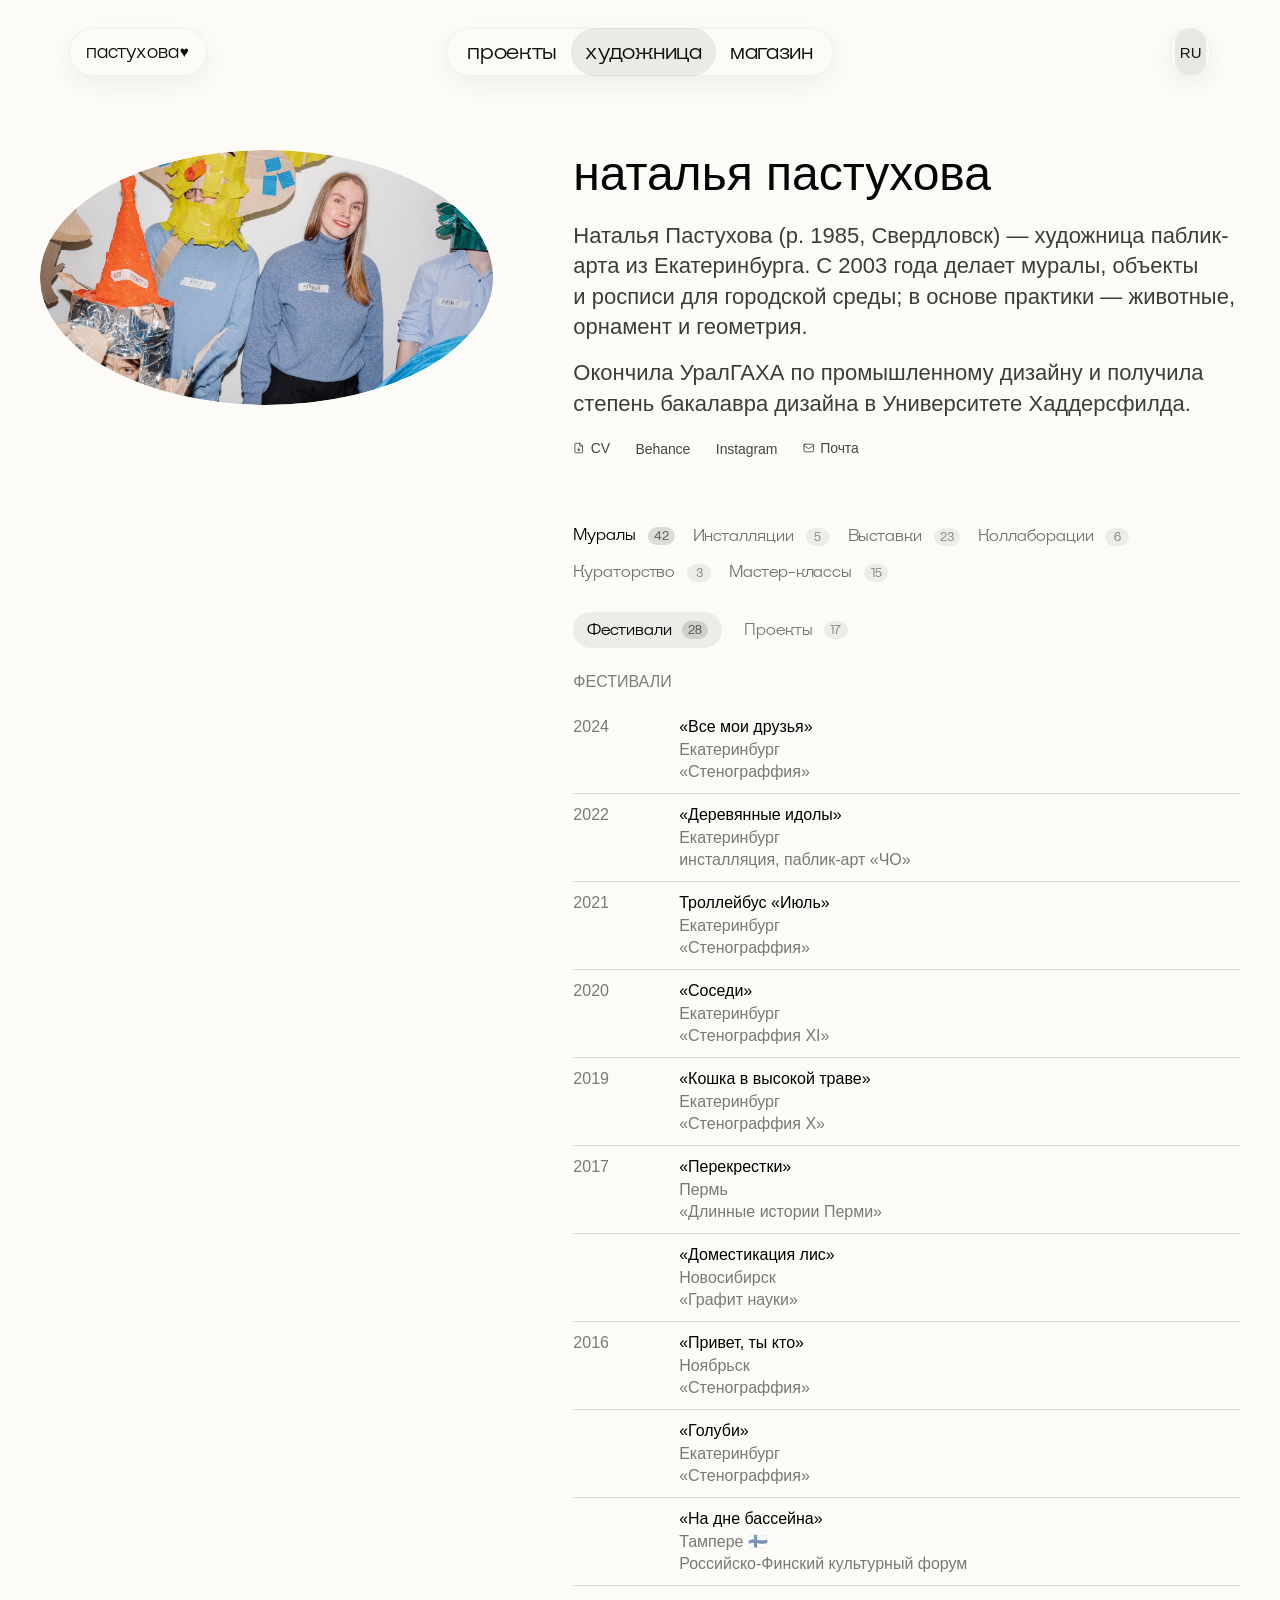
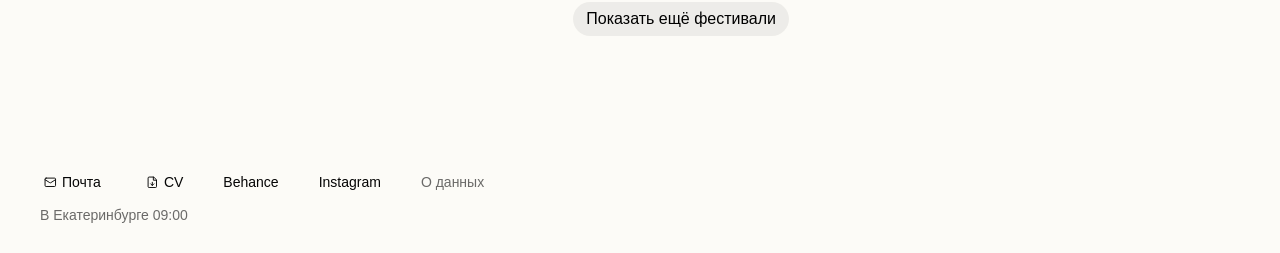
<file: site/about.html>
<!DOCTYPE html>
<html lang="ru">
<head>
    <meta charset="UTF-8">
    <meta name="viewport" content="width=device-width, initial-scale=1.0">
    <meta name="referrer" content="strict-origin-when-cross-origin">
    <meta http-equiv="Content-Security-Policy" content="default-src 'self'; script-src 'self'; style-src 'self' 'unsafe-inline'; img-src 'self' data: https:; font-src 'self' data:; connect-src 'self' https://api.open-meteo.com; object-src 'none'; base-uri 'self'; form-action 'none'; frame-src 'none'">
    <meta name="description" content="Биография Натальи Пастуховой: CV, муралы, инсталляции, выставки, коллаборации, кураторство и мастер-классы.">
    <title>Наталья Пастухова — Биография</title>
    <link rel="icon" href="favicon.svg" type="image/svg+xml">
    <link rel="stylesheet" href="css/style.css?v=site-v1-58">
</head>
<body>
    <!-- HEADER -->
    <header class="header">
        <a href="index.html" class="header-logo">
            <span class="brand-full">пастухова</span><span class="brand-short">пастухова</span><span class="heart" aria-hidden="true">♥</span>
        </a>
        <div class="header-menu" id="site-menu">
            <a href="index.html#projects">проекты</a>
            <a href="index.html#artist" aria-current="page">художница</a>
            <a href="index.html#shop">магазин</a>
            <div class="header-menu-lang" aria-label="Язык сайта в меню">
                <a class="lang-toggle is-active" href="about.html" lang="ru" aria-current="true" aria-label="Русская версия сайта">RU</a>
                <button class="lang-toggle" type="button" lang="en" data-lang-pending aria-label="English version in progress">EN</button>
            </div>
        </div>
        <button class="header-burger" type="button" aria-label="Открыть меню" aria-expanded="false" aria-controls="site-menu" data-nav-toggle>
            <span></span>
            <span></span>
            <span></span>
        </button>
        <div class="header-lang" aria-label="Язык сайта">
            <a class="lang-toggle is-active" href="about.html" lang="ru" aria-current="true" aria-label="Русская версия сайта">RU</a>
            <button class="lang-toggle" type="button" lang="en" data-lang-pending aria-label="English version in progress">EN</button>
        </div>
    </header>

    <!-- MAIN CONTENT -->
    <main class="main-content">
        <div class="container">
            <!-- TWO COLUMN LAYOUT 50/50 -->
            <div class="two-column-layout">
                <!-- LEFT: PHOTO 16:9 В ОВАЛЕ -->
                <div class="photo-column">
                    <div class="photo-container">
                        <img src="ava_1.jpg" alt="Наталья Пастухова" decoding="async">
                    </div>
                </div>

                <!-- RIGHT: CONTENT -->
                <div class="content-column">
                    <!-- CV SECTION -->
                    <div class="cv-section">
                        <h1 class="about-title">наталья пастухова</h1>
                        <div class="cv-bio">
                            <p>Наталья Пастухова (р. 1985, Свердловск) — художница паблик-арта из Екатеринбурга. С 2003 года делает муралы, объекты и росписи для городской среды; в основе практики — животные, орнамент и геометрия.</p>
                            <p>Окончила УралГАХА по промышленному дизайну и получила степень бакалавра дизайна в Университете Хаддерсфилда.</p>
                        </div>
                        <div class="contact-chips about-actions" aria-label="Контакты и CV">
                            <a class="contact-chip contact-chip-document" href="assets/docs/natalia-pastukhova-cv.pdf" download>
                                <svg class="contact-icon" viewBox="0 0 24 24" aria-hidden="true"><path d="M14 2H6a2 2 0 0 0-2 2v16a2 2 0 0 0 2 2h12a2 2 0 0 0 2-2V8z"></path><path d="M14 2v6h6"></path><path d="M12 18v-6"></path><path d="m9 15 3 3 3-3"></path></svg>
                                CV
                            </a>
                            <a class="contact-chip contact-chip-social" href="https://www.behance.net/hellopepe" target="_blank" rel="noopener noreferrer">Behance</a>
                            <a class="contact-chip contact-chip-social" href="https://www.instagram.com/hellopepe" target="_blank" rel="noopener noreferrer">Instagram</a>
                            <button class="contact-chip contact-mail contact-chip-mail" type="button" data-copy-mail="hipastukhova@gmail.com" aria-expanded="false">
                                <svg class="contact-icon" viewBox="0 0 24 24" aria-hidden="true"><rect width="20" height="16" x="2" y="4" rx="2"></rect><path d="m22 7-8.97 5.7a1.94 1.94 0 0 1-2.06 0L2 7"></path></svg>
                                <span class="contact-mail-label">Почта</span>
                                <span class="contact-mail-value">hipastukhova@gmail.com</span>
                                <span class="contact-mail-copy">Копировать</span>
                            </button>
                        </div>
                    </div>

                    <!-- CONTENT WITH SIDEBAR -->
                    <div class="content-wrapper">
                        <!-- MENU SIDEBAR -->
                        <div class="menu-sidebar" role="tablist" aria-label="Разделы CV">
                            <button class="menu-item active" type="button" role="tab" aria-selected="true" aria-controls="section-1">Муралы <span>42</span></button>
                            <button class="menu-item" type="button" role="tab" aria-selected="false" aria-controls="section-2">Инсталляции <span>5</span></button>
                            <button class="menu-item" type="button" role="tab" aria-selected="false" aria-controls="section-3">Выставки <span>23</span></button>
                            <button class="menu-item" type="button" role="tab" aria-selected="false" aria-controls="section-4">Коллаборации <span>6</span></button>
                            <button class="menu-item" type="button" role="tab" aria-selected="false" aria-controls="section-5">Кураторство <span>3</span></button>
                            <button class="menu-item" type="button" role="tab" aria-selected="false" aria-controls="section-6">Мастер-классы <span>15</span></button>
                        </div>

                        <!-- SECTIONS -->
                        <div class="sections-container">
                            <!-- SECTION 1: МУРАЛЫ -->
                            <div class="section active" id="section-1">
                                <div class="cv-archive" data-cv-archive>
                                    <div class="cv-subtabs" role="tablist" aria-label="Типы муралов">
                                        <button class="cv-subtab active" type="button" role="tab" aria-selected="true" aria-controls="murals-festivals" data-cv-group-trigger="festivals">Фестивали <span>28</span></button>
                                        <button class="cv-subtab" type="button" role="tab" aria-selected="false" aria-controls="murals-projects" data-cv-group-trigger="projects">Проекты <span>17</span></button>
                                    </div>

                                    <div class="cv-group active" id="murals-festivals" role="tabpanel" data-cv-group="festivals">
                                        <div class="subsection-title">Фестивали</div>
                                        <table data-preview-limit="10">
                                    <tr><td class="col-year">2024</td><td class="col-content"><span class="work-title">«Все мои друзья»</span><span class="work-location">Екатеринбург</span><span class="work-details">«Стенограффия»</span></td><td class="col-location">Екатеринбург</td></tr>
                                    <tr><td class="col-year">2022</td><td class="col-content"><span class="work-title">«Деревянные идолы»</span><span class="work-location">Екатеринбург</span><span class="work-details">инсталляция, паблик-арт «ЧО»</span></td><td class="col-location">Екатеринбург</td></tr>
                                    <tr><td class="col-year">2021</td><td class="col-content"><span class="work-title">Троллейбус «Июль»</span><span class="work-location">Екатеринбург</span><span class="work-details">«Стенограффия»</span></td><td class="col-location">Екатеринбург</td></tr>
                                    <tr><td class="col-year">2020</td><td class="col-content"><span class="work-title">«Соседи»</span><span class="work-location">Екатеринбург</span><span class="work-details">«Стенограффия XI»</span></td><td class="col-location">Екатеринбург</td></tr>
                                    <tr><td class="col-year">2019</td><td class="col-content"><span class="work-title">«Кошка в высокой траве»</span><span class="work-location">Екатеринбург</span><span class="work-details">«Стенограффия X»</span></td><td class="col-location">Екатеринбург</td></tr>
                                    <tr><td class="col-year">2017</td><td class="col-content"><span class="work-title">«Перекрестки»</span><span class="work-location">Пермь</span><span class="work-details">«Длинные истории Перми»</span></td><td class="col-location">Пермь</td></tr>
                                    <tr><td class="col-year"></td><td class="col-content"><span class="work-title">«Доместикация лис»</span><span class="work-location">Новосибирск</span><span class="work-details">«Графит науки»</span></td><td class="col-location">Новосибирск</td></tr>
                                    <tr><td class="col-year">2016</td><td class="col-content"><span class="work-title">«Привет, ты кто»</span><span class="work-location">Ноябрьск</span><span class="work-details">«Стенограффия»</span></td><td class="col-location">Ноябрьск</td></tr>
                                    <tr><td class="col-year"></td><td class="col-content"><span class="work-title">«Голуби»</span><span class="work-location">Екатеринбург</span><span class="work-details">«Стенограффия»</span></td><td class="col-location">Екатеринбург</td></tr>
                                    <tr><td class="col-year"></td><td class="col-content"><span class="work-title">«На дне бассейна»</span><span class="work-location">Тампере 🇫🇮</span><span class="work-details">Российско-Финский культурный форум</span></td><td class="col-location">Тампере 🇫🇮</td></tr>
                                    <tr><td class="col-year"></td><td class="col-content"><span class="work-title">«Самоцветы»</span><span class="work-location">Якутск</span><span class="work-details">IV Якутская биеннале современного искусства</span></td><td class="col-location">Якутск</td></tr>
                                    <tr><td class="col-year">2015</td><td class="col-content"><span class="work-title">«Птица счастья»</span><span class="work-location">Мыс Каменный</span><span class="work-details">«Стенограффия»</span></td><td class="col-location">Мыс Каменный</td></tr>
                                    <tr><td class="col-year"></td><td class="col-content"><span class="work-title">«Русалка»</span><span class="work-location">Екатеринбург</span><span class="work-details">«Результарт»</span></td><td class="col-location">Екатеринбург</td></tr>
                                    <tr><td class="col-year"></td><td class="col-content"><span class="work-title">«Миграция»</span><span class="work-location">Самара</span><span class="work-details">«Жемчужина на Волге»</span></td><td class="col-location">Самара</td></tr>
                                    <tr><td class="col-year">2014</td><td class="col-content"><span class="work-title">«Стая»</span><span class="work-location">Екатеринбург</span><span class="work-details">паблик-арт «Решительные действия»</span></td><td class="col-location">Екатеринбург</td></tr>
                                    <tr><td class="col-year">2013</td><td class="col-content"><span class="work-title">«Хорошая собака»</span><span class="work-location">Баку 🇦🇿</span><span class="work-details">«Participate»</span></td><td class="col-location">Баку 🇦🇿</td></tr>
                                    <tr><td class="col-year">2011</td><td class="col-content"><span class="work-title">«Хорошая собака»</span><span class="work-location">Пермь</span><span class="work-details">«Длинные истории Перми. Скорость цвета»</span></td><td class="col-location">Пермь</td></tr>
                                    <tr><td class="col-year"></td><td class="col-content"><span class="work-title">«Малахитовый медведь»</span><span class="work-location">Пермь</span><span class="work-details">«Длинные истории Перми. Скорость цвета»</span></td><td class="col-location">Пермь</td></tr>
                                    <tr><td class="col-year"></td><td class="col-content"><span class="work-title">«Хорошая собака»</span><span class="work-location">Пермь</span><span class="work-details">выставка «Черты», «Живая Пермь»</span></td><td class="col-location">Пермь</td></tr>
                                    <tr><td class="col-year">2010</td><td class="col-content"><span class="work-title">«Хорошая собака»</span><span class="work-location">Москва</span><span class="work-details">II Московская международная биеннале молодого искусства «Стой! Кто идет?»</span></td><td class="col-location">Москва</td></tr>
                                    <tr><td class="col-year"></td><td class="col-content"><span class="work-title">«Семечки закончились»</span><span class="work-location">Екатеринбург</span><span class="work-details">«Длинные истории Екатеринбурга 8. Черно-белое пространство»</span></td><td class="col-location">Екатеринбург</td></tr>
                                    <tr><td class="col-year">2009</td><td class="col-content"><span class="work-title">«Хорошая собака»</span><span class="work-location">Екатеринбург</span><span class="work-details">«Длинные истории Екатеринбурга 6»</span></td><td class="col-location">Екатеринбург</td></tr>
                                    <tr><td class="col-year">2008</td><td class="col-content"><span class="work-title">«Хорошая собака»</span><span class="work-location">Бишкек 🇰🇬</span><span class="work-details">Международный симпозиум по искусству в общественных пространствах</span></td><td class="col-location">Бишкек 🇰🇬</td></tr>
                                    <tr><td class="col-year">2007</td><td class="col-content"><span class="work-title">«46»</span><span class="work-location">Екатеринбург</span><span class="work-details">«Длинные истории Екатеринбурга 5»</span></td><td class="col-location">Екатеринбург</td></tr>
                                    <tr><td class="col-year"></td><td class="col-content"><span class="work-title">«Глэмрок»</span><span class="work-location">Екатеринбург</span><span class="work-details">«На волне»</span></td><td class="col-location">Екатеринбург</td></tr>
                                    <tr><td class="col-year">2006</td><td class="col-content"><span class="work-title">«4 годовщины»</span><span class="work-location">Екатеринбург</span><span class="work-details">«Длинные истории Екатеринбурга 4»</span></td><td class="col-location">Екатеринбург</td></tr>
                                    <tr><td class="col-year">2004</td><td class="col-content"><span class="work-title">«Communal»</span><span class="work-location">Екатеринбург</span><span class="work-details">«Длинные истории Екатеринбурга 2»</span></td><td class="col-location">Екатеринбург</td></tr>
                                    <tr><td class="col-year">2003</td><td class="col-content"><span class="work-title">«Захват 4 овощебазы»</span><span class="work-location">Екатеринбург</span><span class="work-details">«Длинные истории Екатеринбурга»</span></td><td class="col-location">Екатеринбург</td></tr>
                                        </table>
                                        <button class="cv-show-more" type="button" data-cv-show-more data-collapsed-label="Показать ещё фестивали" data-expanded-label="Свернуть список">Показать ещё фестивали</button>
                                    </div>

                                    <div class="cv-group" id="murals-projects" role="tabpanel" data-cv-group="projects" hidden>
                                        <div class="subsection-title">Проекты</div>
                                        <table data-preview-limit="10">
                                    <tr><td class="col-year">2022</td><td class="col-content"><span class="work-title">«Морошка»</span><span class="work-location">Анадырь</span></td><td class="col-location">Анадырь</td></tr>
                                    <tr><td class="col-year"></td><td class="col-content"><span class="work-title">«Морские камушки»</span><span class="work-location">Анадырь</span></td><td class="col-location">Анадырь</td></tr>
                                    <tr><td class="col-year"></td><td class="col-content"><span class="work-title">«Цикл Луны»</span><span class="work-location">Певек</span><span class="work-details">триптих</span></td><td class="col-location">Певек</td></tr>
                                    <tr><td class="col-year"></td><td class="col-content"><span class="work-title">«Встреча»</span><span class="work-location">Альметьевск</span></td><td class="col-location">Альметьевск</td></tr>
                                    <tr><td class="col-year">2021</td><td class="col-content"><span class="work-title">«Поцелуй»</span><span class="work-location">Анадырь</span></td><td class="col-location">Анадырь</td></tr>
                                    <tr><td class="col-year"></td><td class="col-content"><span class="work-title">«Морской ковер»</span><span class="work-location">Анадырь</span></td><td class="col-location">Анадырь</td></tr>
                                    <tr><td class="col-year"></td><td class="col-content"><span class="work-title">«Малая Медведица»</span><span class="work-location">Анадырь</span></td><td class="col-location">Анадырь</td></tr>
                                    <tr><td class="col-year"></td><td class="col-content"><span class="work-title">«Олень мироздания»</span><span class="work-location">Анадырь</span></td><td class="col-location">Анадырь</td></tr>
                                    <tr><td class="col-year"></td><td class="col-content"><span class="work-title">«Розочка»</span><span class="work-location">Сатка</span></td><td class="col-location">Сатка</td></tr>
                                    <tr><td class="col-year"></td><td class="col-content"><span class="work-title">«Охотница»</span><span class="work-location">Екатеринбург</span><span class="work-details">Паблик-маркет, Ельцин Центр</span></td><td class="col-location">Екатеринбург</td></tr>
                                    <tr><td class="col-year">2020</td><td class="col-content"><span class="work-title">«Котопес»</span><span class="work-location">Тель-Авив 🇮🇱</span><span class="work-details">коллаборация hellopepe+aifo</span></td><td class="col-location">Тель-Авив 🇮🇱</td></tr>
                                    <tr><td class="col-year">2019</td><td class="col-content"><span class="work-title">Фасад молочного магазина при заводе</span><span class="work-location">Коломна</span><span class="work-details">без названия</span></td><td class="col-location">Коломна</td></tr>
                                    <tr><td class="col-year"></td><td class="col-content"><span class="work-title">«Кругосветка»</span><span class="work-location">Ясный</span></td><td class="col-location">Ясный</td></tr>
                                    <tr><td class="col-year">2018</td><td class="col-content"><span class="work-title">«Үстерү»</span><span class="work-location">Альметьевск</span><span class="work-details">проект «Сказки о золотых яблоках»</span></td><td class="col-location">Альметьевск</td></tr>
                                    <tr><td class="col-year">2017</td><td class="col-content"><span class="work-title">Фасад девятиэтажки</span><span class="work-location">Новотроицк</span><span class="work-details">без названия</span></td><td class="col-location">Новотроицк</td></tr>
                                    <tr><td class="col-year">2011</td><td class="col-content"><span class="work-title">«Сказочный лес»</span><span class="work-location">Москва</span><span class="work-details">проект «The wall»</span></td><td class="col-location">Москва</td></tr>
                                    <tr><td class="col-year"></td><td class="col-content"><span class="work-title">«Заповедник»</span><span class="work-location">Кудымкар</span></td><td class="col-location">Кудымкар</td></tr>
                                        </table>
                                        <button class="cv-show-more" type="button" data-cv-show-more data-collapsed-label="Показать ещё проекты" data-expanded-label="Свернуть список">Показать ещё проекты</button>
                                    </div>
                                </div>
                            </div>

                            <!-- Остальные секции сокращены -->
                            <div class="section" id="section-2">
                                <table>
                                    <tr><td class="col-year">2022</td><td class="col-content"><span class="work-title">«Деревянные идолы»</span><span class="work-location">Екатеринбург</span><span class="work-details">инсталляция, паблик-арт «ЧО»</span></td><td class="col-location">Екатеринбург</td></tr>
                                    <tr><td class="col-year">2021</td><td class="col-content"><span class="work-title">Троллейбус «Июль»</span><span class="work-location">Екатеринбург</span><span class="work-details">«Стенограффия»</span></td><td class="col-location">Екатеринбург</td></tr>
                                    <tr><td class="col-year"></td><td class="col-content"><span class="work-title">Домик на детской площадке</span><span class="work-location">Екатеринбург</span><span class="work-details">Ельцин Центр</span></td><td class="col-location">Екатеринбург</td></tr>
                                    <tr><td class="col-year">2020</td><td class="col-content"><span class="work-title">Универсиада-2023</span><span class="work-location">Екатеринбург</span></td><td class="col-location">Екатеринбург</td></tr>
                                </table>
                            </div>

                            <div class="section" id="section-3">
                                <div class="subsection-title">Персональные выставки</div>
                                <table>
                                    <tr><td class="col-year">2020</td><td class="col-content"><span class="work-title">«Город зорких»</span><span class="work-location">Екатеринбург</span><span class="work-details">Бар Негодяи</span></td><td class="col-location">Екатеринбург</td></tr>
                                </table>

                                <div class="subsection-title">Групповые выставки</div>
                                <table>
                                    <tr><td class="col-year">2024</td><td class="col-content"><span class="work-title">«Маяковский. Трибьют»</span><span class="work-location">Санкт-Петербург</span><span class="work-details">Центр искусства и музыки Библиотеки имени Маяковского</span></td><td class="col-location">Санкт-Петербург</td></tr>
                                    <tr><td class="col-year">2021</td><td class="col-content"><span class="work-title">«Новая живопись Екатеринбург»</span><span class="work-location">Екатеринбург</span><span class="work-details">Арт-галерея Ельцин Центр</span></td><td class="col-location">Екатеринбург</td></tr>
                                    <tr><td class="col-year">2016</td><td class="col-content"><span class="work-title">«Враг»</span><span class="work-location">Екатеринбург</span><span class="work-details">Галерея Свитер</span></td><td class="col-location">Екатеринбург</td></tr>
                                </table>
                            </div>

                            <div class="section" id="section-4">
                                <table>
                                    <tr><td class="col-year">2023</td><td class="col-content"><span class="work-title">«Кот, пчела и дракон»</span><span class="work-location">Санкт-Петербург</span><span class="work-details">Билайн и Севкабель Порт</span></td><td class="col-location">Санкт-Петербург</td></tr>
                                </table>
                            </div>

                            <div class="section" id="section-5">
                                <table>
                                    <tr><td class="col-year">2024</td><td class="col-content"><span class="work-title">Кураторский проект «Месторождения»</span><span class="work-location">Краснокаменск</span></td><td class="col-location">Краснокаменск</td></tr>
                                    <tr><td class="col-year">2023</td><td class="col-content"><span class="work-title">Проектная мастерская мурала</span><span class="work-location">Екатеринбург</span><span class="work-details">паблик-арт программа ЧО и интернат слабослышащих</span></td><td class="col-location">Екатеринбург</td></tr>
                                </table>
                            </div>

                            <div class="section" id="section-6">
                                <table>
                                    <tr><td class="col-year">2024</td><td class="col-content"><span class="work-title">Лаборатория «Фантастический Сад»</span><span class="work-location">Екатеринбург</span><span class="work-details">Инклюзивная художественная студия, Ельцин Центр</span></td><td class="col-location">Екатеринбург</td></tr>
                                    <tr><td class="col-year">2021</td><td class="col-content"><span class="work-title">«Академия фантастических существ»</span><span class="work-location">Сатка</span><span class="work-details">пространство Арт-Сатка</span></td><td class="col-location">Сатка</td></tr>
                                </table>
                            </div>
                        </div>
                    </div>
                </div>
            </div>
        </div>
    </main>

    <!-- FOOTER С ЕКАТЕРИНБУРГОМ -->
    <footer class="footer">
        <div class="footer-content">
            <div class="footer-service" aria-label="Контакты и профессиональные ссылки">
                <button class="footer-link footer-link-primary footer-mail" type="button" data-copy-mail="hipastukhova@gmail.com" aria-expanded="false">
                    <svg class="footer-icon" viewBox="0 0 24 24" aria-hidden="true"><rect width="20" height="16" x="2" y="4" rx="2"></rect><path d="m22 7-8.97 5.7a1.94 1.94 0 0 1-2.06 0L2 7"></path></svg>
                    <span class="contact-mail-label">Почта</span>
                    <span class="contact-mail-value">hipastukhova@gmail.com</span>
                    <span class="contact-mail-copy">Копировать</span>
                </button>
                <a class="footer-link footer-link-document" href="assets/docs/natalia-pastukhova-cv.pdf" download><svg class="footer-icon" viewBox="0 0 24 24" aria-hidden="true"><path d="M14 2H6a2 2 0 0 0-2 2v16a2 2 0 0 0 2 2h12a2 2 0 0 0 2-2V8z"></path><path d="M14 2v6h6"></path><path d="M12 18v-6"></path><path d="m9 15 3 3 3-3"></path></svg>CV</a>
                <a class="footer-link" href="https://www.behance.net/hellopepe" target="_blank" rel="noopener noreferrer">Behance</a>
                <a class="footer-link" href="https://www.instagram.com/hellopepe" target="_blank" rel="noopener noreferrer">Instagram</a>
                <button class="footer-link footer-privacy" type="button" data-privacy-open>О данных</button>
            </div>
            <div class="footer-context" aria-label="Екатеринбург: локальное время и погода">
                <span class="footer-live">В Екатеринбурге <span class="ekb-time" id="ekb-time">00:00</span><span class="ekb-weather" id="weather-temp"></span></span>
            </div>
        </div>
    </footer>

    <script defer src="js/main.js?v=site-v1-26"></script>
</body>
</html>
</file>
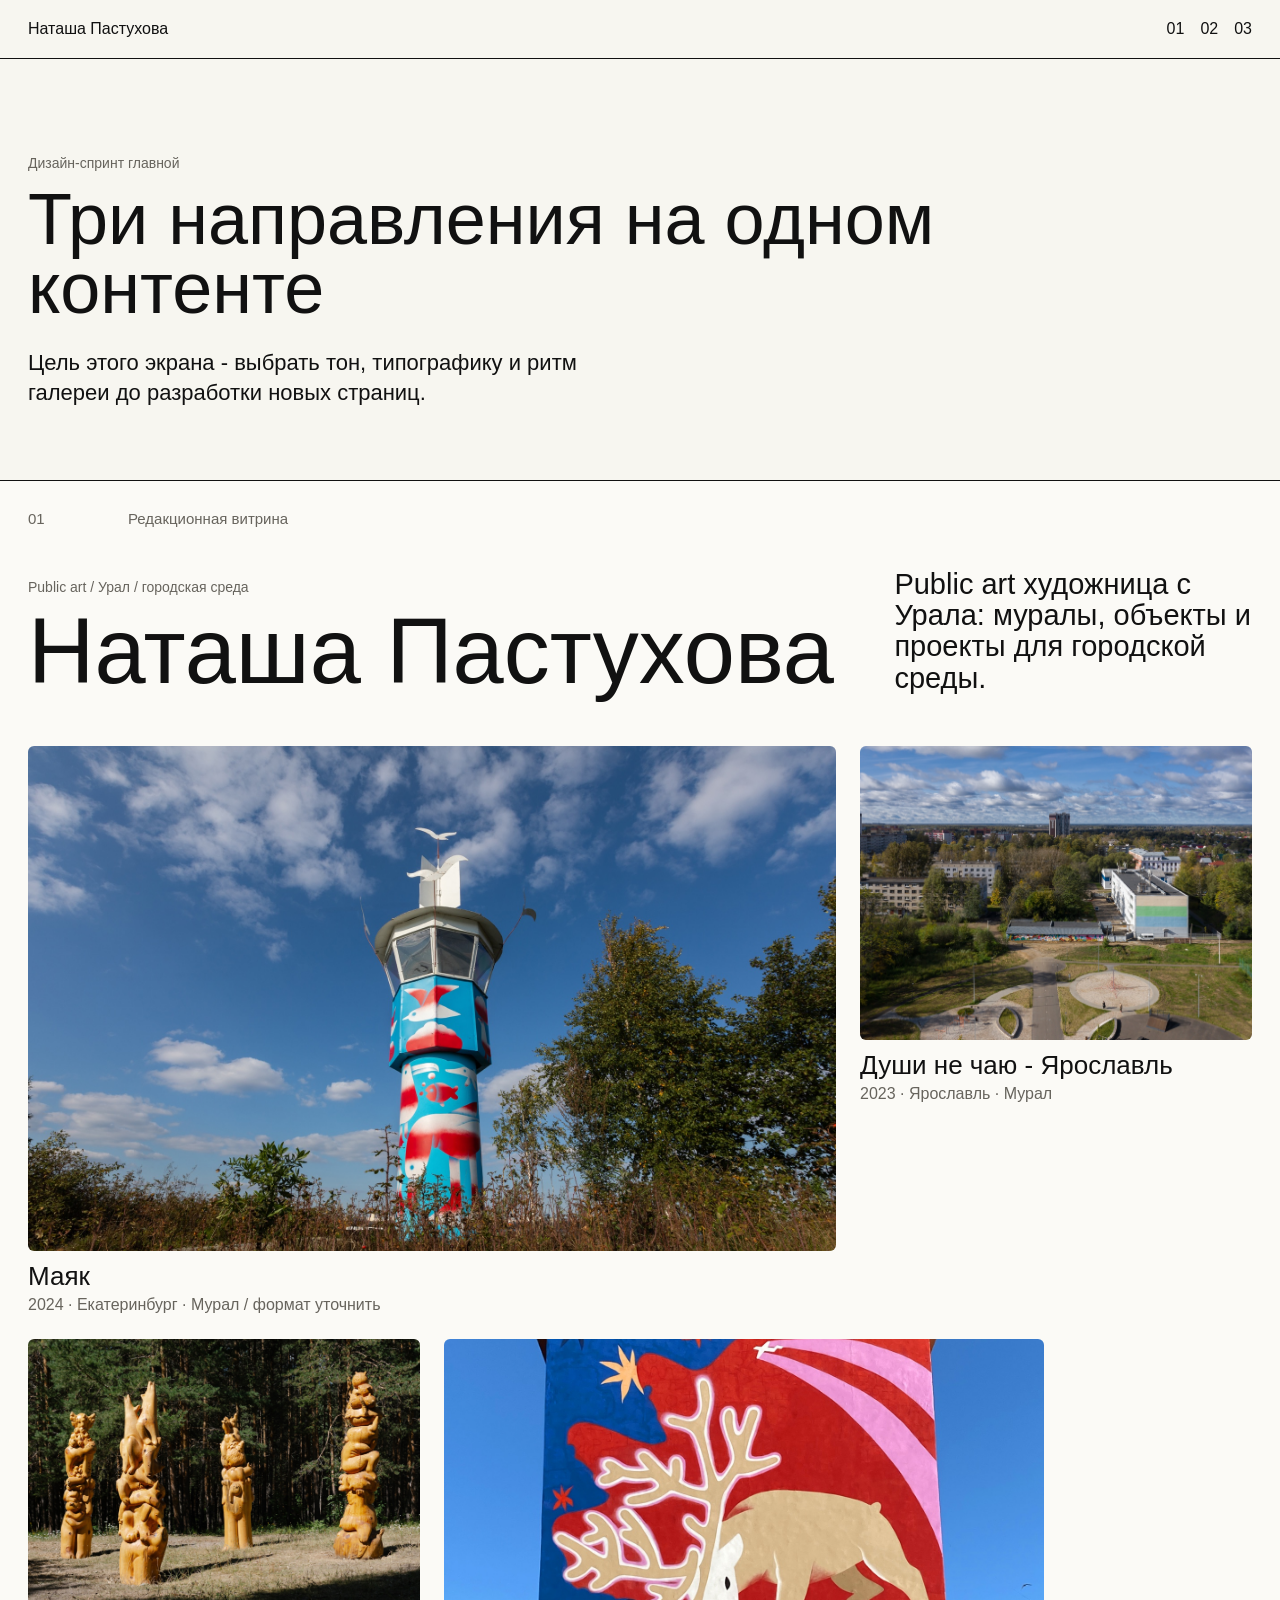
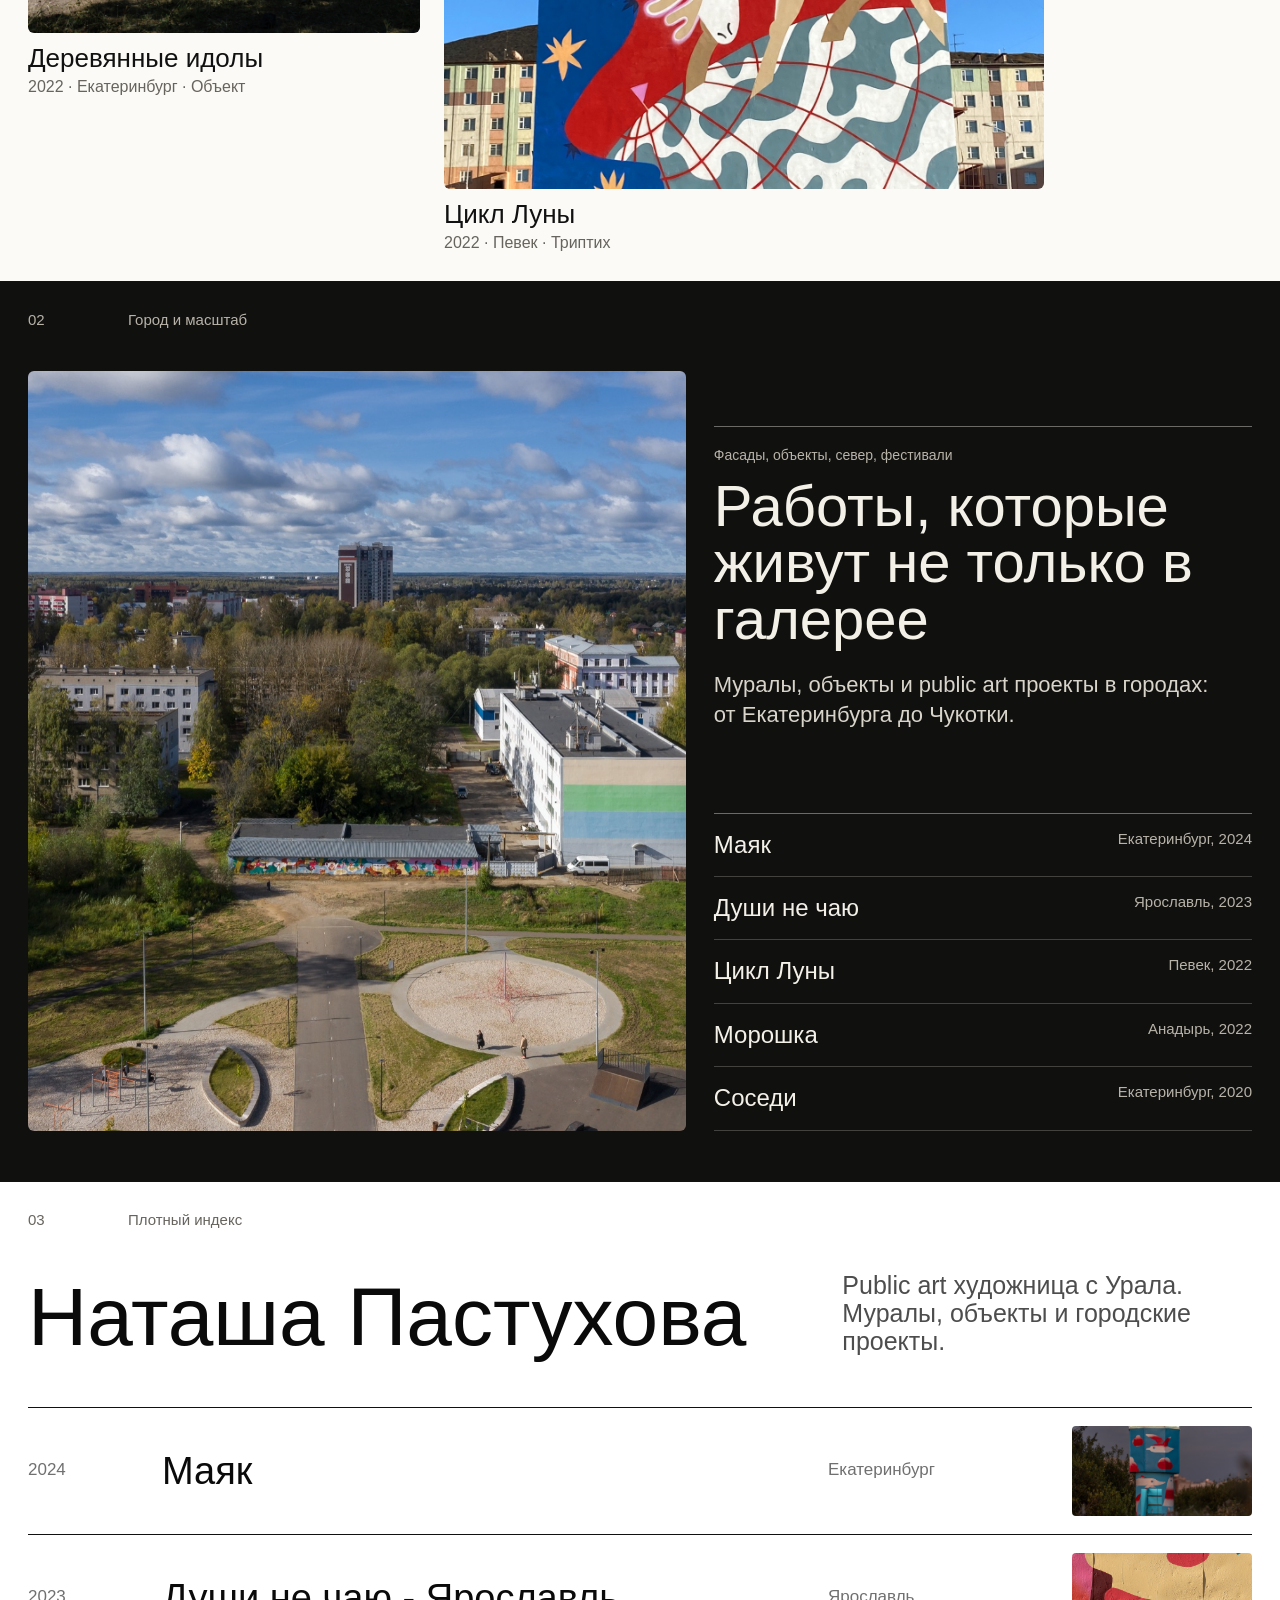
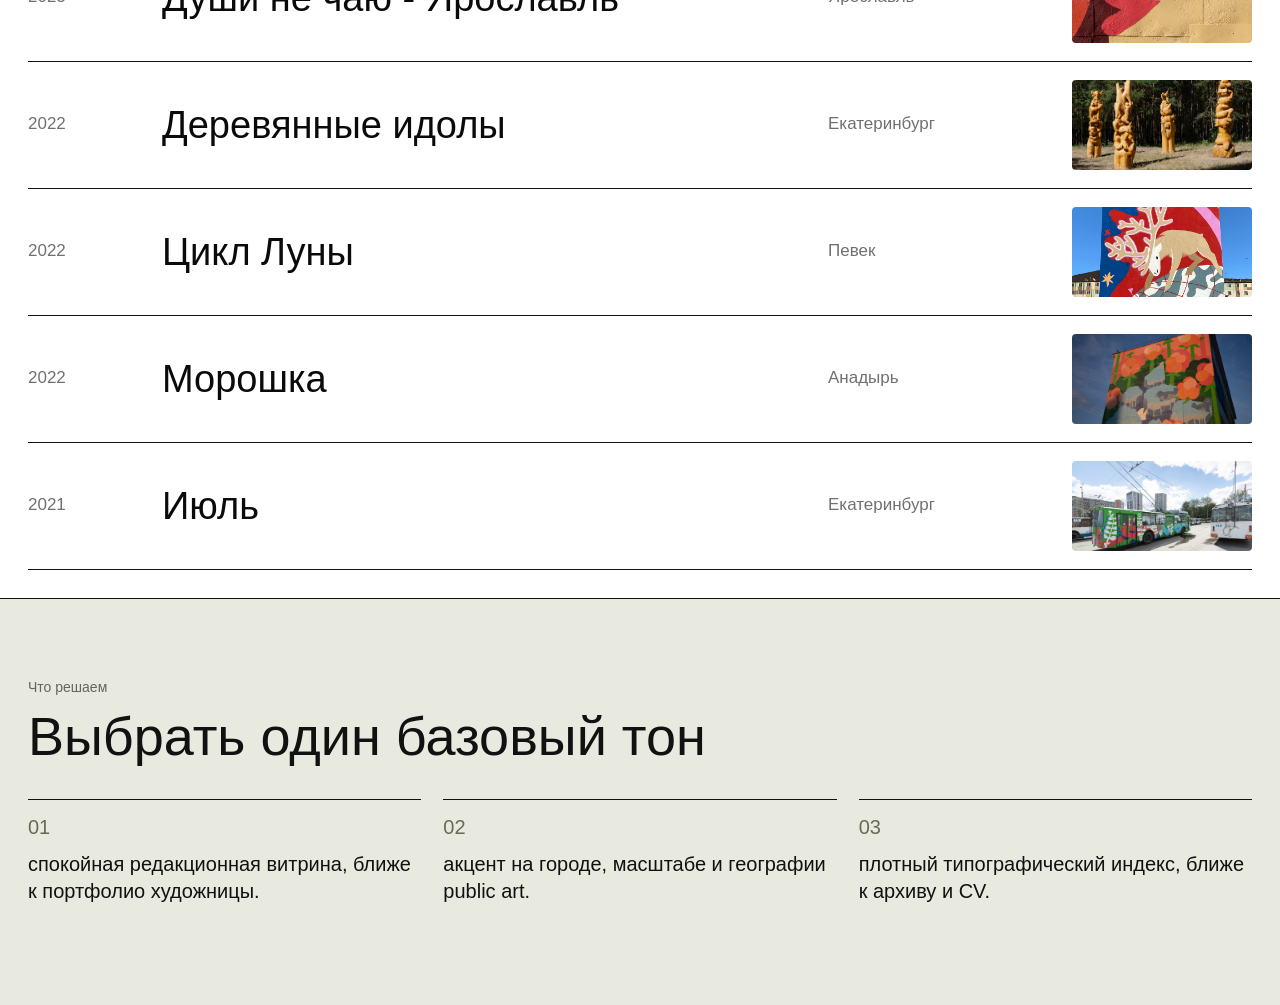
<file: site/design-sprint.html>
<!DOCTYPE html>
<html lang="ru">
<head>
    <meta charset="UTF-8">
    <meta name="viewport" content="width=device-width, initial-scale=1.0">
    <title>Дизайн-спринт главной - Наташа Пастухова</title>
    <link rel="icon" href="favicon.svg" type="image/svg+xml">
    <link rel="stylesheet" href="css/design-sprint.css">
</head>
<body>
    <header class="sprint-header">
        <a href="index.html">Наташа Пастухова</a>
        <nav aria-label="Варианты">
            <a href="#direction-a">01</a>
            <a href="#direction-b">02</a>
            <a href="#direction-c">03</a>
        </nav>
    </header>

    <main>
        <section class="sprint-intro">
            <p class="label">Дизайн-спринт главной</p>
            <h1>Три направления на одном контенте</h1>
            <p>Цель этого экрана - выбрать тон, типографику и ритм галереи до разработки новых страниц.</p>
        </section>

        <section class="direction direction-a" id="direction-a" aria-labelledby="direction-a-title">
            <div class="direction-meta">
                <span>01</span>
                <span>Редакционная витрина</span>
            </div>
            <div class="a-hero">
                <div>
                    <p class="kicker">Public art / Урал / городская среда</p>
                    <h2 id="direction-a-title">Наташа Пастухова</h2>
                </div>
                <p class="hero-copy">Public art художница с Урала: муралы, объекты и проекты для городской среды.</p>
            </div>
            <div class="a-layout">
                <article class="project-card project-card-large">
                    <img src="assets/images/projects/mayak/story-01.jpg" alt="Маяк">
                    <div>
                        <h3>Маяк</h3>
                        <p>2024 · Екатеринбург · Мурал / формат уточнить</p>
                    </div>
                </article>
                <article class="project-card">
                    <img src="assets/images/projects/dushi-ne-chayu-yaroslavl/story-01.jpg" alt="Души не чаю - Ярославль">
                    <div>
                        <h3>Души не чаю - Ярославль</h3>
                        <p>2023 · Ярославль · Мурал</p>
                    </div>
                </article>
                <article class="project-card">
                    <img src="assets/images/projects/wooden-idols/cover.jpg" alt="Деревянные идолы">
                    <div>
                        <h3>Деревянные идолы</h3>
                        <p>2022 · Екатеринбург · Объект</p>
                    </div>
                </article>
                <article class="project-card project-card-wide">
                    <img src="assets/images/projects/moon-cycle/cover.jpg" alt="Цикл Луны">
                    <div>
                        <h3>Цикл Луны</h3>
                        <p>2022 · Певек · Триптих</p>
                    </div>
                </article>
            </div>
        </section>

        <section class="direction direction-b" id="direction-b" aria-labelledby="direction-b-title">
            <div class="direction-meta">
                <span>02</span>
                <span>Город и масштаб</span>
            </div>
            <div class="b-shell">
                <div class="b-hero-image">
                    <img src="assets/images/projects/dushi-ne-chayu-yaroslavl/cover.jpg" alt="Души не чаю - Ярославль">
                </div>
                <div class="b-copy">
                    <p class="kicker">Фасады, объекты, север, фестивали</p>
                    <h2 id="direction-b-title">Работы, которые живут не только в галерее</h2>
                    <p>Муралы, объекты и public art проекты в городах: от Екатеринбурга до Чукотки.</p>
                </div>
                <div class="b-index">
                    <a href="#">Маяк <span>Екатеринбург, 2024</span></a>
                    <a href="#">Души не чаю <span>Ярославль, 2023</span></a>
                    <a href="#">Цикл Луны <span>Певек, 2022</span></a>
                    <a href="#">Морошка <span>Анадырь, 2022</span></a>
                    <a href="#">Соседи <span>Екатеринбург, 2020</span></a>
                </div>
            </div>
        </section>

        <section class="direction direction-c" id="direction-c" aria-labelledby="direction-c-title">
            <div class="direction-meta">
                <span>03</span>
                <span>Плотный индекс</span>
            </div>
            <div class="c-head">
                <h2 id="direction-c-title">Наташа Пастухова</h2>
                <p>Public art художница с Урала. Муралы, объекты и городские проекты.</p>
            </div>
            <div class="c-index">
                <a href="#">
                    <span>2024</span>
                    <strong>Маяк</strong>
                    <em>Екатеринбург</em>
                    <img src="assets/images/projects/mayak/story-05.jpg" alt="Маяк">
                </a>
                <a href="#">
                    <span>2023</span>
                    <strong>Души не чаю - Ярославль</strong>
                    <em>Ярославль</em>
                    <img src="assets/images/projects/dushi-ne-chayu-yaroslavl/story-02.jpg" alt="Души не чаю - Ярославль">
                </a>
                <a href="#">
                    <span>2022</span>
                    <strong>Деревянные идолы</strong>
                    <em>Екатеринбург</em>
                    <img src="assets/images/projects/wooden-idols/cover.jpg" alt="Деревянные идолы">
                </a>
                <a href="#">
                    <span>2022</span>
                    <strong>Цикл Луны</strong>
                    <em>Певек</em>
                    <img src="assets/images/projects/moon-cycle/cover.jpg" alt="Цикл Луны">
                </a>
                <a href="#">
                    <span>2022</span>
                    <strong>Морошка</strong>
                    <em>Анадырь</em>
                    <img src="assets/images/projects/moroshka/cover.jpg" alt="Морошка">
                </a>
                <a href="#">
                    <span>2021</span>
                    <strong>Июль</strong>
                    <em>Екатеринбург</em>
                    <img src="assets/images/projects/july/cover.jpg" alt="Июль">
                </a>
            </div>
        </section>

        <section class="sprint-decision" aria-labelledby="decision-title">
            <p class="label">Что решаем</p>
            <h2 id="decision-title">Выбрать один базовый тон</h2>
            <div class="decision-grid">
                <p><strong>01</strong> спокойная редакционная витрина, ближе к портфолио художницы.</p>
                <p><strong>02</strong> акцент на городе, масштабе и географии public art.</p>
                <p><strong>03</strong> плотный типографический индекс, ближе к архиву и CV.</p>
            </div>
        </section>
    </main>
</body>
</html>
</file>
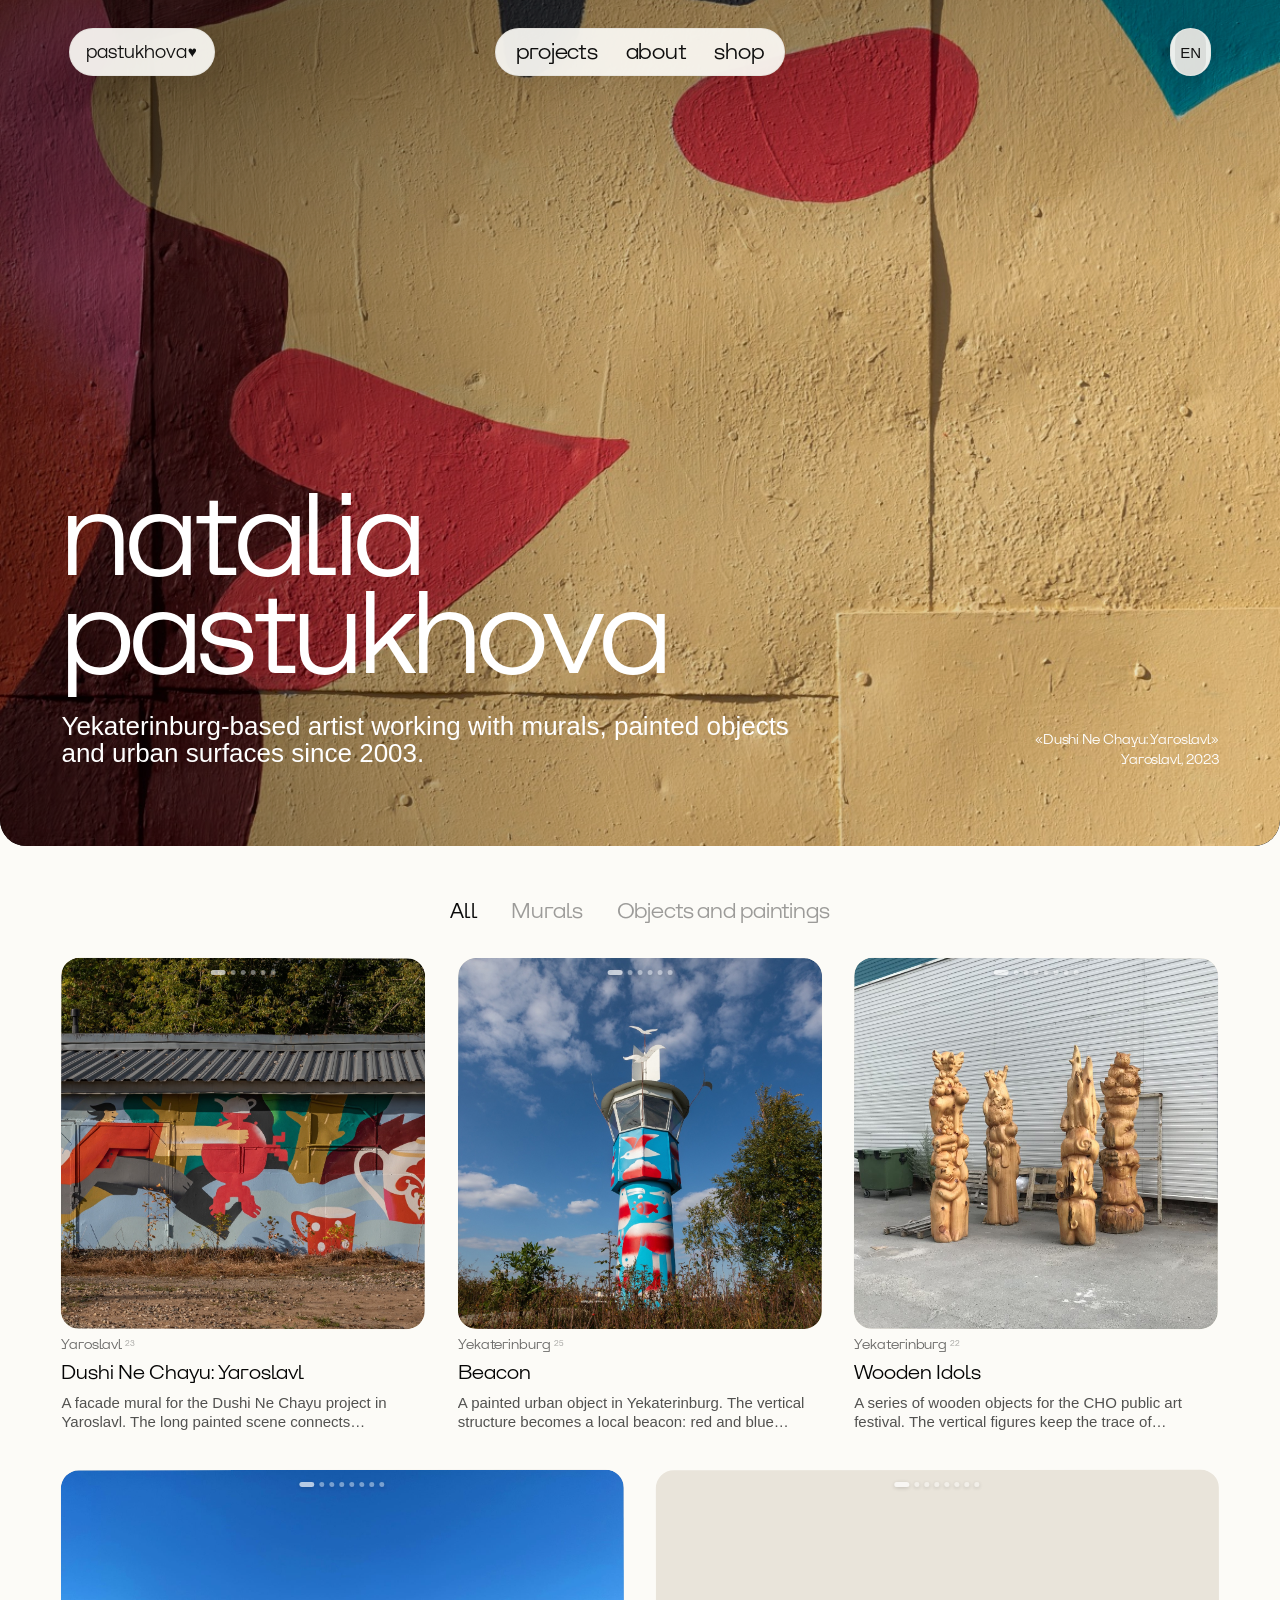
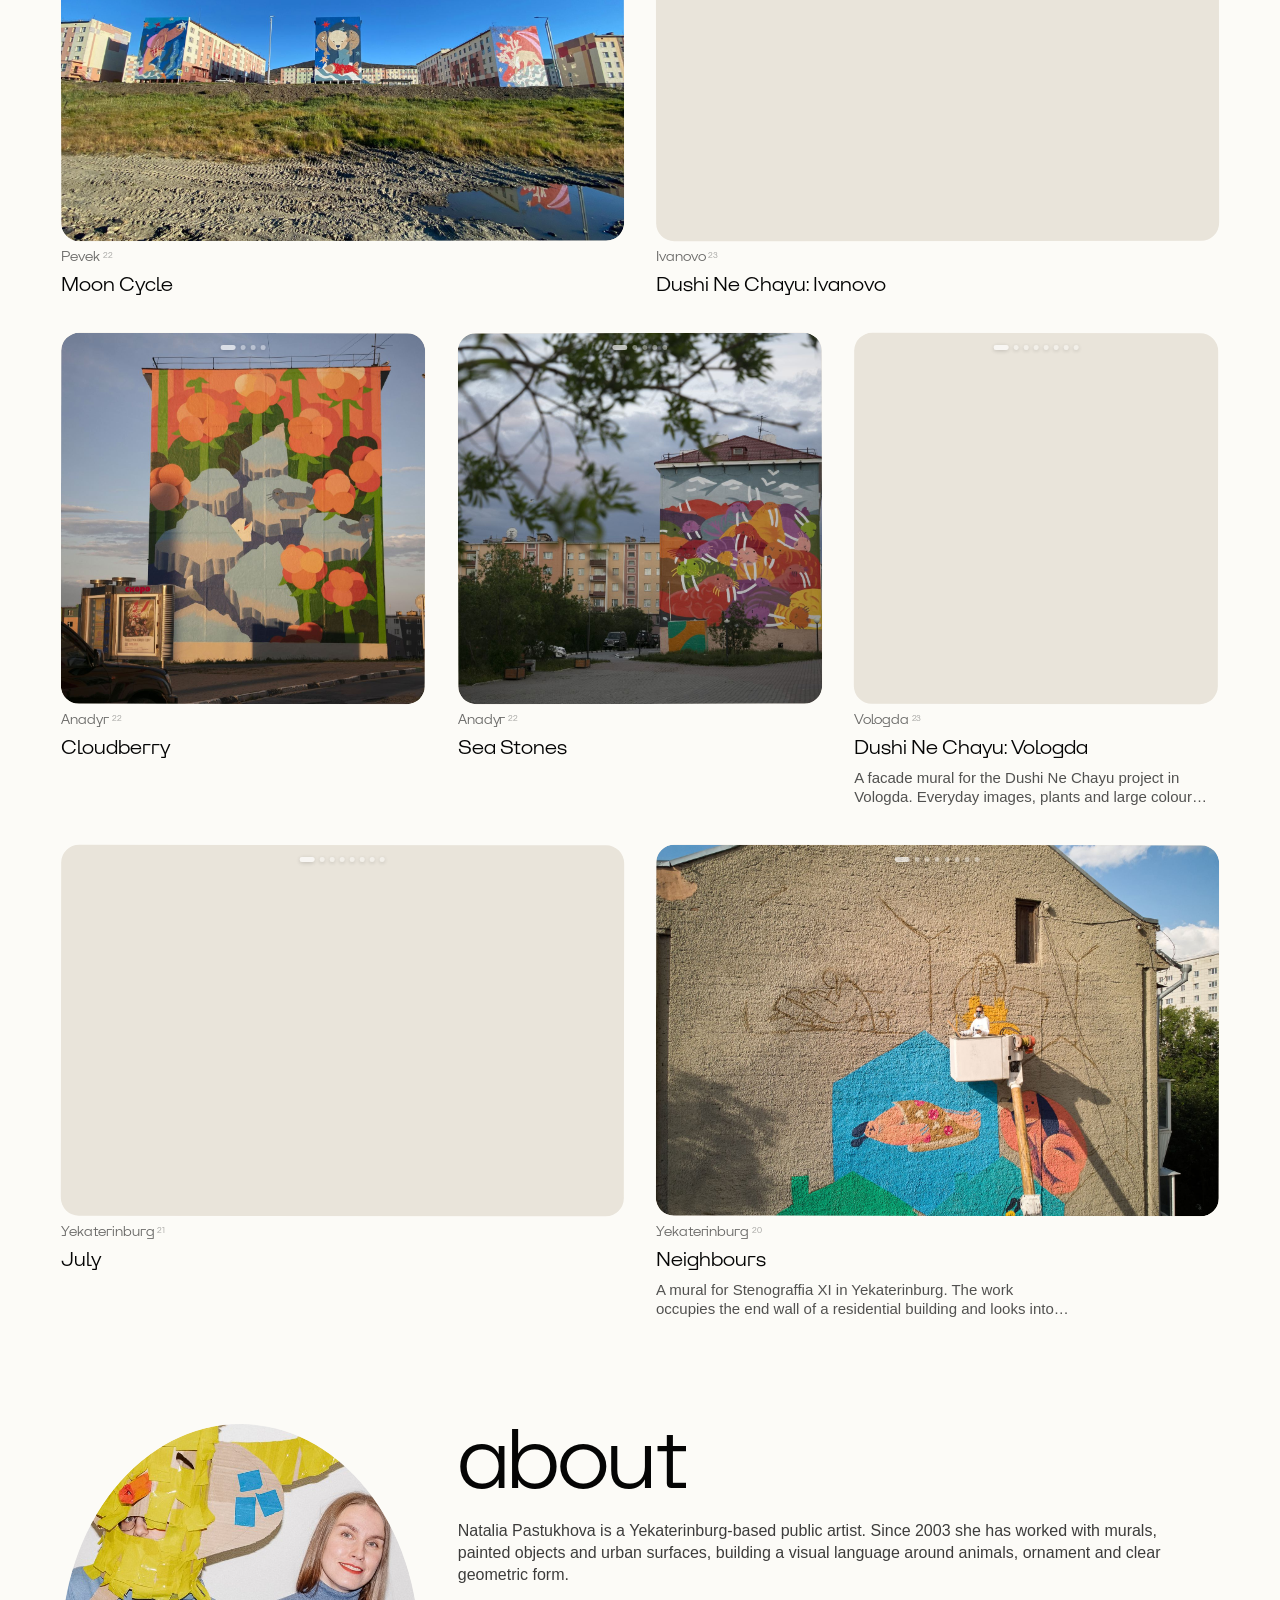
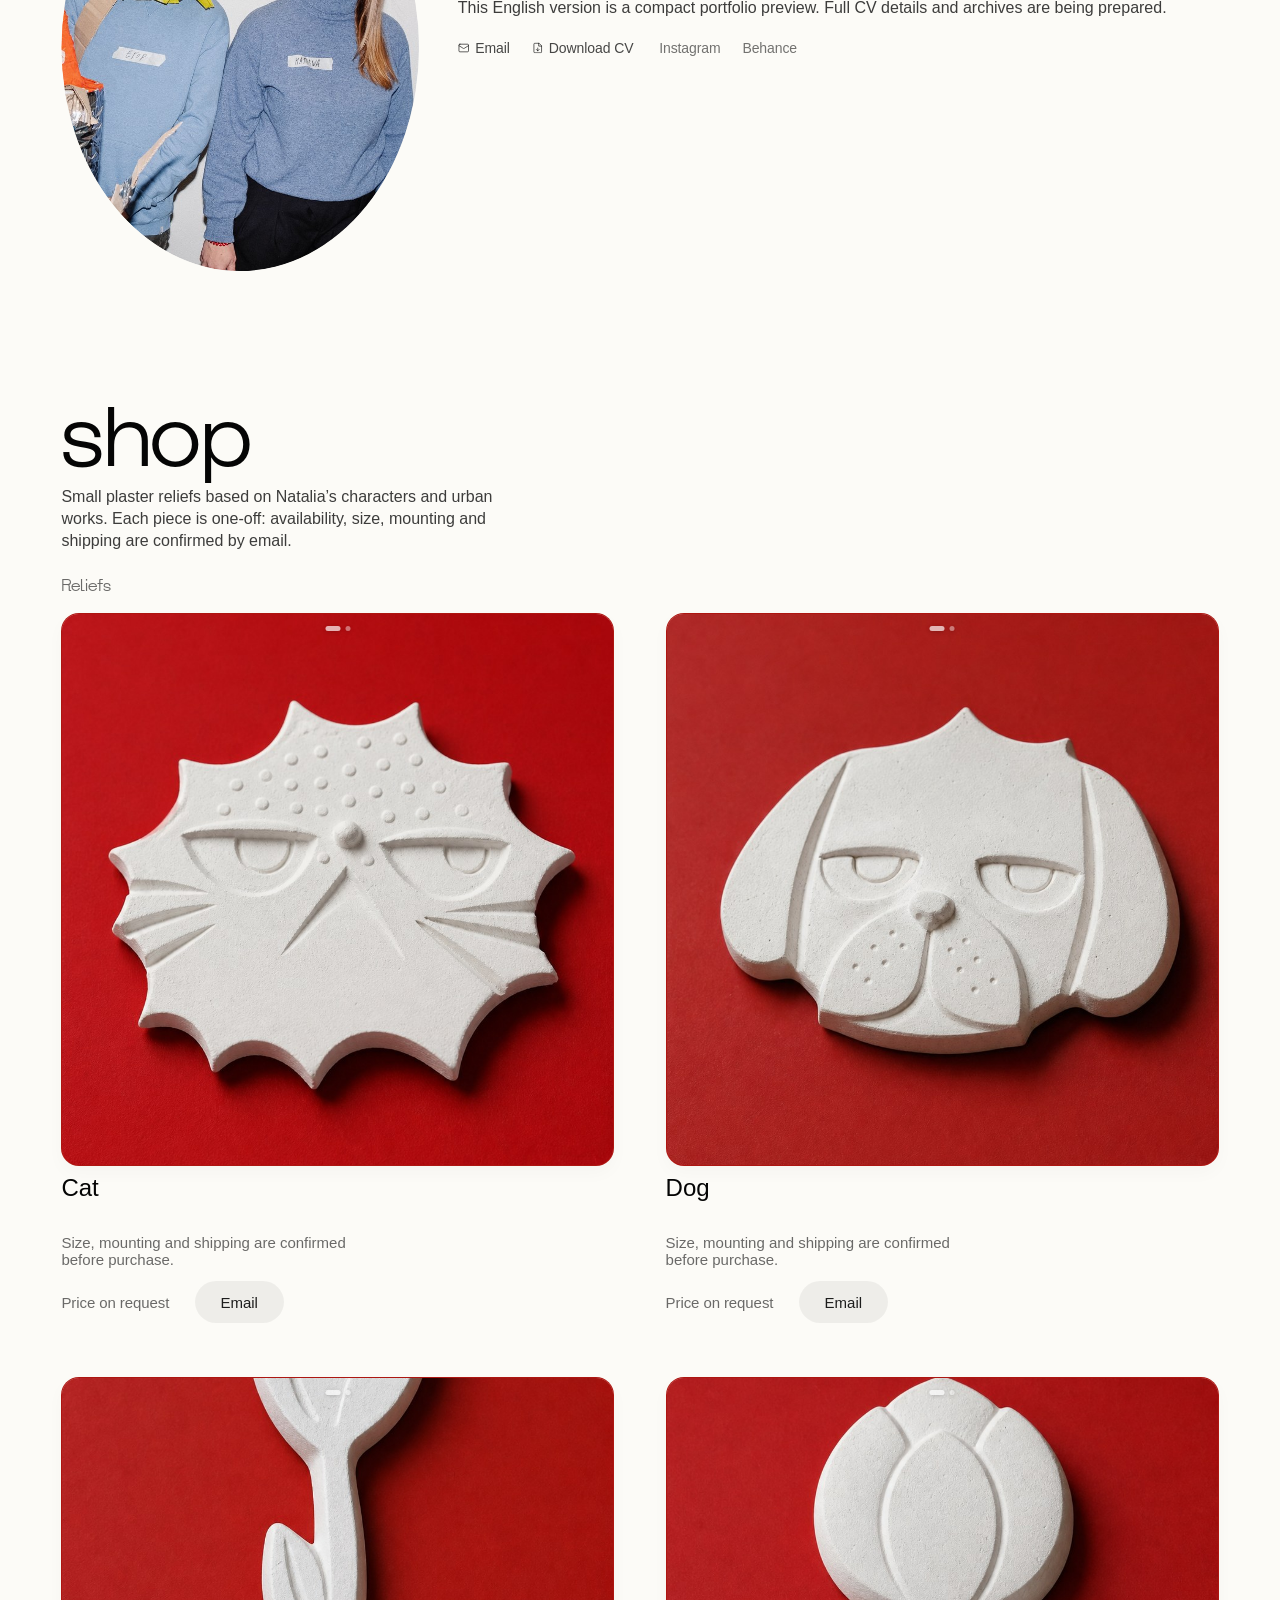
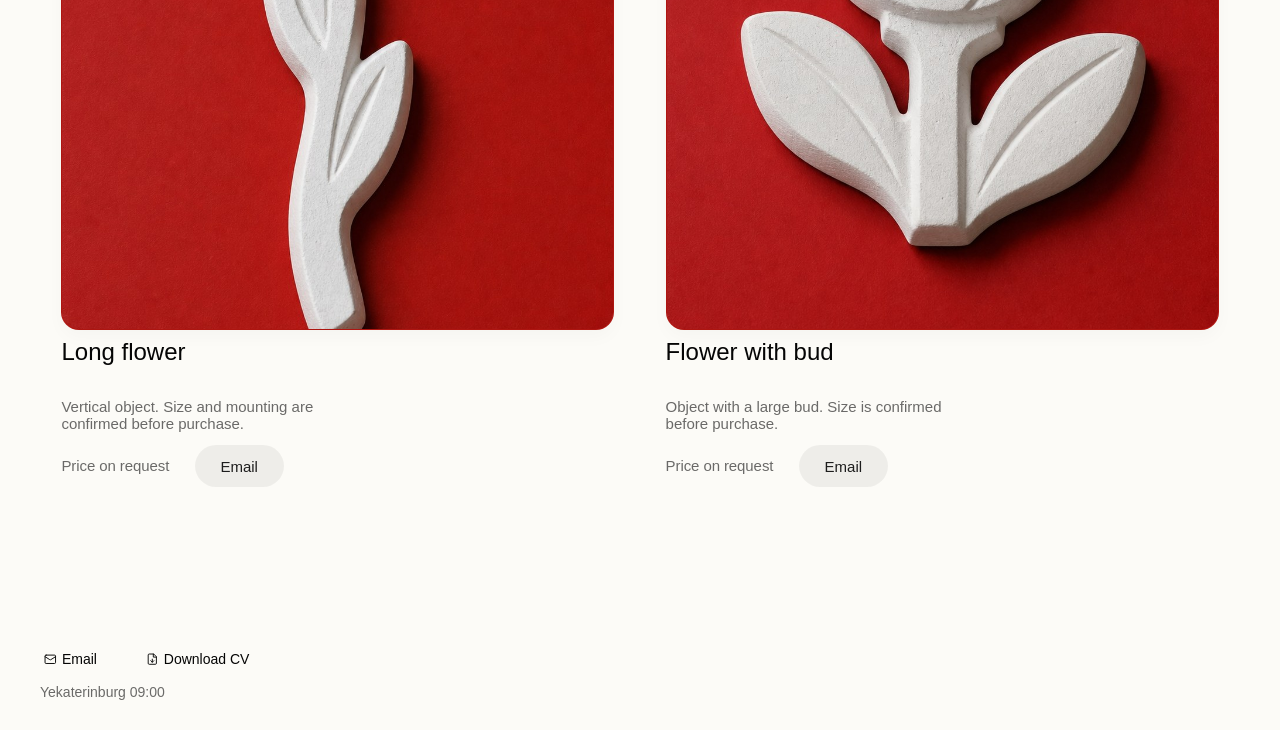
<file: site/en.html>
<!DOCTYPE html>
<html lang="en">
<head>
    <meta charset="UTF-8">
    <meta name="viewport" content="width=device-width, initial-scale=1.0">
    <meta name="referrer" content="strict-origin-when-cross-origin">
    <meta http-equiv="Content-Security-Policy" content="default-src 'self'; script-src 'self'; style-src 'self' 'unsafe-inline'; img-src 'self' data: https:; font-src 'self' data:; connect-src 'self' https://api.open-meteo.com; object-src 'none'; base-uri 'self'; form-action 'none'; frame-src 'none'">
    <meta name="description" content="Natalia Pastukhova: public art, murals, painted urban objects and plaster reliefs.">
    <meta property="og:type" content="website">
    <meta property="og:site_name" content="Natalia Pastukhova">
    <meta property="og:title" content="Natalia Pastukhova — Public Art">
    <meta property="og:description" content="Murals, painted urban objects and reliefs by Yekaterinburg-based artist Natalia Pastukhova.">
    <meta property="og:image" content="https://aimpss7.github.io/natasha-pastukhova-site/assets/images/social/preview-dog-wall-16x9.jpg">
    <meta property="og:image:width" content="1200">
    <meta property="og:image:height" content="675">
    <meta property="og:url" content="https://aimpss7.github.io/natasha-pastukhova-site/en.html">
    <meta name="twitter:card" content="summary_large_image">
    <meta name="twitter:image" content="https://aimpss7.github.io/natasha-pastukhova-site/assets/images/social/preview-dog-wall-16x9.jpg">
    <link rel="canonical" href="https://aimpss7.github.io/natasha-pastukhova-site/en.html">
    <link rel="alternate" hreflang="ru" href="https://aimpss7.github.io/natasha-pastukhova-site/">
    <link rel="alternate" hreflang="en" href="https://aimpss7.github.io/natasha-pastukhova-site/en.html">
    <title>Natalia Pastukhova — Public Art</title>
    <link rel="icon" href="favicon.svg" type="image/svg+xml">
    <link rel="stylesheet" href="css/style.css?v=site-v1-156">
</head>
<body class="site-home site-en">
    <header class="header">
        <a href="index.html" class="header-logo">
            <span class="brand-full">pastukhova</span><span class="brand-short">pastukhova</span><span class="heart" aria-hidden="true">♥</span>
        </a>
        <div class="header-menu" id="site-menu">
            <a href="#projects">projects</a>
            <a href="#artist">about</a>
            <a href="#shop">shop</a>
            <div class="header-menu-lang" aria-label="Site language in menu">
                <a class="lang-toggle" href="index.html" lang="ru" aria-label="Russian version">RU</a>
                <a class="lang-toggle is-active" href="en.html" lang="en" aria-current="true" aria-label="English version">EN</a>
            </div>
        </div>
        <button class="header-burger" type="button" aria-label="Open menu" aria-expanded="false" aria-controls="site-menu" data-nav-toggle>
            <span></span>
            <span></span>
            <span></span>
        </button>
        <div class="header-lang" aria-label="Site language">
            <a class="lang-toggle" href="index.html" lang="ru" aria-label="Russian version">RU</a>
            <a class="lang-toggle is-active" href="en.html" lang="en" aria-current="true" aria-label="English version">EN</a>
        </div>
    </header>

    <main class="onepage-main">
        <section class="onepage-projects" id="projects" aria-labelledby="hero-title">
            <section class="hero hero-editorial">
                <a class="hero-visual-link" href="#cards-start" data-hero-link aria-label="Go to selected project">
                    <img src="assets/images/projects/mayak/cover.jpg" alt="Beacon" decoding="async" data-hero-image>
                </a>
                <div class="hero-copy">
                    <div class="hero-kicker">Public art / Ural</div>
                    <h1 id="hero-title">
                        <span class="hero-title-line">natalia</span>
                        <span class="hero-title-line">pastukhova</span>
                    </h1>
                    <p class="hero-summary">Yekaterinburg-based artist working with murals, painted objects and urban surfaces since 2003.</p>
                </div>
                <div class="hero-image-caption" data-hero-caption>Beacon · Yekaterinburg</div>
            </section>

            <div class="onepage-section-inner onepage-section-inner--projects">
                <nav class="project-filters" aria-label="Project filters">
                    <div class="filters">
                        <button class="filter-btn active" type="button" data-filter="all" aria-pressed="true" aria-label="All works, 10 projects">All <span aria-hidden="true">10</span></button>
                        <button class="filter-btn" type="button" data-filter="murals" aria-pressed="false" aria-label="Murals, 7 projects">Murals <span aria-hidden="true">7</span></button>
                        <button class="filter-btn" type="button" data-filter="objects-paintings" aria-pressed="false" aria-label="Objects and paintings, 3 projects">Objects and paintings <span aria-hidden="true">3</span></button>
                    </div>
                </nav>
            </div>

            <div class="container" id="cards-start">
                <!-- Project cards are rendered here by JS -->
            </div>
            <div class="onepage-section-inner">
                <div class="project-inline-detail" id="project-inline-detail" hidden></div>
            </div>
        </section>

        <section class="onepage-section" id="artist" aria-labelledby="artist-title">
            <div class="onepage-section-inner">
                <div class="two-column-layout">
                    <div class="photo-column">
                        <div class="photo-container">
                            <img src="ava_1.jpg" alt="Natalia Pastukhova" decoding="async">
                        </div>
                    </div>

                    <div class="content-column">
                        <div class="cv-section">
                            <h2 class="about-title" id="artist-title">about</h2>
                            <div class="cv-bio">
                                <p>Natalia Pastukhova is a Yekaterinburg-based public artist. Since 2003 she has worked with murals, painted objects and urban surfaces, building a visual language around animals, ornament and clear geometric form.</p>
                                <p>This English version is a compact portfolio preview. Full CV details and archives are being prepared.</p>
                            </div>
                            <div class="contact-chips about-actions" aria-label="Contacts and CV">
                                <div class="contact-group contact-group-primary" aria-label="Contact and download CV">
                                    <button class="contact-chip contact-mail contact-chip-mail" type="button" data-copy-mail="hipastukhova@gmail.com" aria-label="Artist email" aria-expanded="false">
                                        <svg class="contact-icon" viewBox="0 0 24 24" aria-hidden="true"><rect width="20" height="16" x="2" y="4" rx="2"></rect><path d="m22 7-8.97 5.7a1.94 1.94 0 0 1-2.06 0L2 7"></path></svg>
                                        <span class="contact-mail-label">Email</span>
                                        <span class="contact-mail-value">hipastukhova@gmail.com</span>
                                        <span class="contact-mail-copy">Copy</span>
                                    </button>
                                    <a class="contact-chip contact-chip-document" href="assets/docs/natalia-pastukhova-cv-en.pdf" download>
                                        <svg class="contact-icon" viewBox="0 0 24 24" aria-hidden="true"><path d="M14 2H6a2 2 0 0 0-2 2v16a2 2 0 0 0 2 2h12a2 2 0 0 0 2-2V8z"></path><path d="M14 2v6h6"></path><path d="M12 18v-6"></path><path d="m9 15 3 3 3-3"></path></svg>
                                        Download CV
                                    </a>
                                </div>
                                <div class="contact-group contact-group-social" aria-label="External platforms">
                                    <a class="contact-chip contact-chip-social" href="https://www.instagram.com/hellopepe" target="_blank" rel="noopener noreferrer">Instagram</a>
                                    <a class="contact-chip contact-chip-social" href="https://www.behance.net/hellopepe" target="_blank" rel="noopener noreferrer">Behance</a>
                                </div>
                            </div>
                        </div>

                        <div class="content-wrapper" hidden>
                            <div class="menu-sidebar" role="tablist" aria-label="Разделы CV">
                                <button class="menu-item active" type="button" role="tab" aria-selected="true" aria-controls="section-1" aria-label="Муралы, 42 работы">Муралы <span aria-hidden="true">42</span></button>
                                <button class="menu-item" type="button" role="tab" aria-selected="false" aria-controls="section-2" aria-label="Инсталляции, 5 работ">Инсталляции <span aria-hidden="true">5</span></button>
                                <button class="menu-item" type="button" role="tab" aria-selected="false" aria-controls="section-3" aria-label="Выставки, 23 участия">Выставки <span aria-hidden="true">23</span></button>
                                <button class="menu-item" type="button" role="tab" aria-selected="false" aria-controls="section-4" aria-label="Коллаборации, 6 работ">Коллаборации <span aria-hidden="true">6</span></button>
                                <button class="menu-item" type="button" role="tab" aria-selected="false" aria-controls="section-5" aria-label="Кураторство, 3 проекта">Кураторство <span aria-hidden="true">3</span></button>
                                <button class="menu-item" type="button" role="tab" aria-selected="false" aria-controls="section-6" aria-label="Мастер-классы, 15 событий">Мастер-классы <span aria-hidden="true">15</span></button>
                            </div>

                            <div class="sections-container">
                                <div class="section active" id="section-1">
                                    <div class="cv-archive" data-cv-archive>
                                        <div class="cv-subtabs" role="tablist" aria-label="Типы муралов">
                                            <button class="cv-subtab active" id="murals-festivals-tab" type="button" role="tab" aria-selected="true" aria-controls="murals-festivals" aria-label="Фестивали, 28 работ" tabindex="0" data-cv-group-trigger="festivals">Фестивали <span aria-hidden="true">28</span></button>
                                            <button class="cv-subtab" id="murals-projects-tab" type="button" role="tab" aria-selected="false" aria-controls="murals-projects" aria-label="Проекты, 17 работ" tabindex="-1" data-cv-group-trigger="projects">Проекты <span aria-hidden="true">17</span></button>
                                        </div>

                                        <div class="cv-group active" id="murals-festivals" role="tabpanel" aria-labelledby="murals-festivals-tab" data-cv-group="festivals">
                                            <table data-preview-limit="10">
                                                <tr><td class="col-year">2024</td><td class="col-content"><span class="work-title">«Все мои друзья»</span><span class="work-location">Екатеринбург</span><span class="work-details">«Стенограффия»</span></td><td class="col-location">Екатеринбург</td></tr>
                                                <tr><td class="col-year">2022</td><td class="col-content"><span class="work-title">«Деревянные идолы»</span><span class="work-location">Екатеринбург</span><span class="work-details">инсталляция, паблик-арт «ЧО»</span></td><td class="col-location">Екатеринбург</td></tr>
                                                <tr><td class="col-year">2021</td><td class="col-content"><span class="work-title">Троллейбус «Июль»</span><span class="work-location">Екатеринбург</span><span class="work-details">«Стенограффия»</span></td><td class="col-location">Екатеринбург</td></tr>
                                                <tr><td class="col-year">2020</td><td class="col-content"><span class="work-title">«Соседи»</span><span class="work-location">Екатеринбург</span><span class="work-details">«Стенограффия XI»</span></td><td class="col-location">Екатеринбург</td></tr>
                                                <tr><td class="col-year">2019</td><td class="col-content"><span class="work-title">«Кошка в высокой траве»</span><span class="work-location">Екатеринбург</span><span class="work-details">«Стенограффия X»</span></td><td class="col-location">Екатеринбург</td></tr>
                                                <tr><td class="col-year">2017</td><td class="col-content"><span class="work-title">«Перекрестки»</span><span class="work-location">Пермь</span><span class="work-details">«Длинные истории Перми»</span></td><td class="col-location">Пермь</td></tr>
                                                <tr><td class="col-year"></td><td class="col-content"><span class="work-title">«Доместикация лис»</span><span class="work-location">Новосибирск</span><span class="work-details">«Графит науки»</span></td><td class="col-location">Новосибирск</td></tr>
                                                <tr><td class="col-year">2016</td><td class="col-content"><span class="work-title">«Привет, ты кто»</span><span class="work-location">Ноябрьск</span><span class="work-details">«Стенограффия»</span></td><td class="col-location">Ноябрьск</td></tr>
                                                <tr><td class="col-year"></td><td class="col-content"><span class="work-title">«Голуби»</span><span class="work-location">Екатеринбург</span><span class="work-details">«Стенограффия»</span></td><td class="col-location">Екатеринбург</td></tr>
                                                <tr><td class="col-year"></td><td class="col-content"><span class="work-title">«На дне бассейна»</span><span class="work-location">Тампере</span><span class="work-details">Российско-Финский культурный форум</span></td><td class="col-location">Тампере</td></tr>
                                            </table>
                                            <button class="cv-show-more" type="button" hidden data-cv-show-more data-collapsed-label="More" data-expanded-label="Hide">More</button>
                                        </div>

                                        <div class="cv-group" id="murals-projects" role="tabpanel" aria-labelledby="murals-projects-tab" data-cv-group="projects" hidden>
                                            <table data-preview-limit="10">
                                                <tr><td class="col-year">2022</td><td class="col-content"><span class="work-title">«Морошка»</span><span class="work-location">Анадырь</span></td><td class="col-location">Анадырь</td></tr>
                                                <tr><td class="col-year"></td><td class="col-content"><span class="work-title">«Морские камушки»</span><span class="work-location">Анадырь</span></td><td class="col-location">Анадырь</td></tr>
                                                <tr><td class="col-year"></td><td class="col-content"><span class="work-title">«Цикл Луны»</span><span class="work-location">Певек</span><span class="work-details">триптих</span></td><td class="col-location">Певек</td></tr>
                                                <tr><td class="col-year"></td><td class="col-content"><span class="work-title">«Встреча»</span><span class="work-location">Альметьевск</span></td><td class="col-location">Альметьевск</td></tr>
                                                <tr><td class="col-year">2021</td><td class="col-content"><span class="work-title">«Поцелуй»</span><span class="work-location">Анадырь</span></td><td class="col-location">Анадырь</td></tr>
                                            </table>
                                            <button class="cv-show-more" type="button" hidden data-cv-show-more data-collapsed-label="More" data-expanded-label="Hide">More</button>
                                        </div>
                                    </div>
                                </div>

                                <div class="section" id="section-2">
                                    <table>
                                        <tr><td class="col-year">2022</td><td class="col-content"><span class="work-title">«Деревянные идолы»</span><span class="work-location">Екатеринбург</span><span class="work-details">инсталляция, паблик-арт «ЧО»</span></td><td class="col-location">Екатеринбург</td></tr>
                                        <tr><td class="col-year">2021</td><td class="col-content"><span class="work-title">Троллейбус «Июль»</span><span class="work-location">Екатеринбург</span><span class="work-details">«Стенограффия»</span></td><td class="col-location">Екатеринбург</td></tr>
                                    </table>
                                </div>

                                <div class="section" id="section-3">
                                    <div class="subsection-title">Персональные выставки</div>
                                    <table>
                                        <tr><td class="col-year">2020</td><td class="col-content"><span class="work-title">«Город зорких»</span><span class="work-location">Екатеринбург</span><span class="work-details">Бар Негодяи</span></td><td class="col-location">Екатеринбург</td></tr>
                                    </table>
                                </div>

                                <div class="section" id="section-4">
                                    <table>
                                        <tr><td class="col-year">2023</td><td class="col-content"><span class="work-title">«Кот, пчела и дракон»</span><span class="work-location">Санкт-Петербург</span><span class="work-details">Билайн и Севкабель Порт</span></td><td class="col-location">Санкт-Петербург</td></tr>
                                    </table>
                                </div>

                                <div class="section" id="section-5">
                                    <table>
                                        <tr><td class="col-year">2024</td><td class="col-content"><span class="work-title">Кураторский проект «Месторождения»</span><span class="work-location">Краснокаменск</span></td><td class="col-location">Краснокаменск</td></tr>
                                    </table>
                                </div>

                                <div class="section" id="section-6">
                                    <table>
                                        <tr><td class="col-year">2024</td><td class="col-content"><span class="work-title">Лаборатория «Фантастический Сад»</span><span class="work-location">Екатеринбург</span><span class="work-details">Инклюзивная художественная студия, Ельцин Центр</span></td><td class="col-location">Екатеринбург</td></tr>
                                    </table>
                                </div>
                            </div>
                        </div>
                    </div>
                </div>
            </div>
        </section>

        <section class="onepage-section" id="shop" aria-labelledby="shop-title">
            <div class="onepage-section-inner">
                <header class="shop-heading">
                    <div>
                        <h2 id="shop-title">shop</h2>
                        <p>Small plaster reliefs based on Natalia’s characters and urban works. Each piece is one-off: availability, size, mounting and shipping are confirmed by email.</p>
                    </div>
                </header>
                <div class="shop-catalog" aria-label="Shop items">
                    <section class="shop-group" aria-labelledby="shop-reliefs-title">
                        <h3 class="shop-group-title" id="shop-reliefs-title">Reliefs</h3>
                        <div class="shop-grid shop-grid--reliefs">
                            <article class="shop-item shop-item--cat-relief is-available">
                                <div class="shop-item-image shop-item-story" data-shop-story>
                                    <img class="active" src="assets/images/shop/reliefs/cat-main.jpg" alt="Cat relief" loading="eager" decoding="async">
                                    <img src="assets/images/shop/reliefs/cat-detail.jpg" alt="Cat relief, detail" loading="lazy" decoding="async">
                                    <div class="shop-story-progress" aria-hidden="true"><span class="active"></span><span></span></div>
                                    <button class="shop-story-btn shop-story-prev" type="button" aria-label="Previous image"></button>
                                    <button class="shop-story-btn shop-story-next" type="button" aria-label="Next image"></button>
                                </div>
                                <h4>Cat</h4>
                                <p class="shop-item-note">Size, mounting and shipping are confirmed before purchase.</p>
                                <div class="shop-buy">
                                    <span class="shop-price">Price on request</span>
                                    <a class="shop-order" href="mailto:hipastukhova@gmail.com?subject=Relief%20availability%3A%20Cat">Email</a>
                                </div>
                            </article>

                            <article class="shop-item shop-item--dog-relief is-available">
                                <div class="shop-item-image shop-item-story" data-shop-story>
                                    <img class="active" src="assets/images/shop/reliefs/dog-main.jpg" alt="Dog relief" loading="eager" decoding="async">
                                    <img src="assets/images/shop/reliefs/dog-detail.jpg" alt="Dog relief, detail" loading="lazy" decoding="async">
                                    <div class="shop-story-progress" aria-hidden="true"><span class="active"></span><span></span></div>
                                    <button class="shop-story-btn shop-story-prev" type="button" aria-label="Previous image"></button>
                                    <button class="shop-story-btn shop-story-next" type="button" aria-label="Next image"></button>
                                </div>
                                <h4>Dog</h4>
                                <p class="shop-item-note">Size, mounting and shipping are confirmed before purchase.</p>
                                <div class="shop-buy">
                                    <span class="shop-price">Price on request</span>
                                    <a class="shop-order" href="mailto:hipastukhova@gmail.com?subject=Relief%20availability%3A%20Dog">Email</a>
                                </div>
                            </article>

                            <article class="shop-item shop-item--long-flower-relief is-available">
                                <div class="shop-item-image shop-item-story" data-shop-story>
                                    <img class="active" src="assets/images/shop/reliefs/flower-long-main.jpg" alt="Long flower relief" loading="lazy" decoding="async">
                                    <img src="assets/images/shop/reliefs/flower-long-detail.jpg" alt="Long flower relief, detail" loading="lazy" decoding="async">
                                    <div class="shop-story-progress" aria-hidden="true"><span class="active"></span><span></span></div>
                                    <button class="shop-story-btn shop-story-prev" type="button" aria-label="Previous image"></button>
                                    <button class="shop-story-btn shop-story-next" type="button" aria-label="Next image"></button>
                                </div>
                                <h4>Long flower</h4>
                                <p class="shop-item-note">Vertical object. Size and mounting are confirmed before purchase.</p>
                                <div class="shop-buy">
                                    <span class="shop-price">Price on request</span>
                                    <a class="shop-order" href="mailto:hipastukhova@gmail.com?subject=Relief%20availability%3A%20Long%20flower">Email</a>
                                </div>
                            </article>

                            <article class="shop-item shop-item--bud-flower-relief is-available">
                                <div class="shop-item-image shop-item-story" data-shop-story>
                                    <img class="active" src="assets/images/shop/reliefs/flower-bud-main.jpg" alt="Flower with bud relief" loading="lazy" decoding="async">
                                    <img src="assets/images/shop/reliefs/flower-bud-detail.jpg" alt="Flower with bud relief, detail" loading="lazy" decoding="async">
                                    <div class="shop-story-progress" aria-hidden="true"><span class="active"></span><span></span></div>
                                    <button class="shop-story-btn shop-story-prev" type="button" aria-label="Previous image"></button>
                                    <button class="shop-story-btn shop-story-next" type="button" aria-label="Next image"></button>
                                </div>
                                <h4>Flower with bud</h4>
                                <p class="shop-item-note">Object with a large bud. Size is confirmed before purchase.</p>
                                <div class="shop-buy">
                                    <span class="shop-price">Price on request</span>
                                    <a class="shop-order" href="mailto:hipastukhova@gmail.com?subject=Relief%20availability%3A%20Flower%20with%20bud">Email</a>
                                </div>
                            </article>
                        </div>
                    </section>
                </div>
            </div>
        </section>
    </main>

    <footer class="footer">
        <div class="footer-content">
            <div class="footer-service" aria-label="Contacts and service links">
                <a class="footer-link footer-link-primary footer-mail" href="mailto:hipastukhova@gmail.com" aria-label="Write an email">
                    <svg class="footer-icon" viewBox="0 0 24 24" aria-hidden="true"><rect width="20" height="16" x="2" y="4" rx="2"></rect><path d="m22 7-8.97 5.7a1.94 1.94 0 0 1-2.06 0L2 7"></path></svg>
                    <span>Email</span>
                </a>
                <a class="footer-link footer-link-document" href="assets/docs/natalia-pastukhova-cv-en.pdf" download>
                    <svg class="footer-icon footer-icon-doc" viewBox="0 0 24 24" aria-hidden="true"><path d="M14 2H6a2 2 0 0 0-2 2v16a2 2 0 0 0 2 2h12a2 2 0 0 0 2-2V8z"></path><path d="M14 2v6h6"></path><path d="M12 18v-6"></path><path d="m9 15 3 3 3-3"></path></svg>
                    <span>Download CV</span>
                </a>
            </div>
            <div class="footer-context" aria-label="Yekaterinburg: local time and weather">
                <span class="footer-live">Yekaterinburg <span class="ekb-time" id="ekb-time">00:00</span><span class="ekb-weather" id="weather-temp"></span></span>
            </div>
        </div>
        <img class="footer-flower" src="assets/images/footer/smiling-flower-relief.png" alt="" loading="lazy" decoding="async" aria-hidden="true">
    </footer>

    <script defer src="js/main.js?v=site-v1-61"></script>
</body>
</html>
</file>
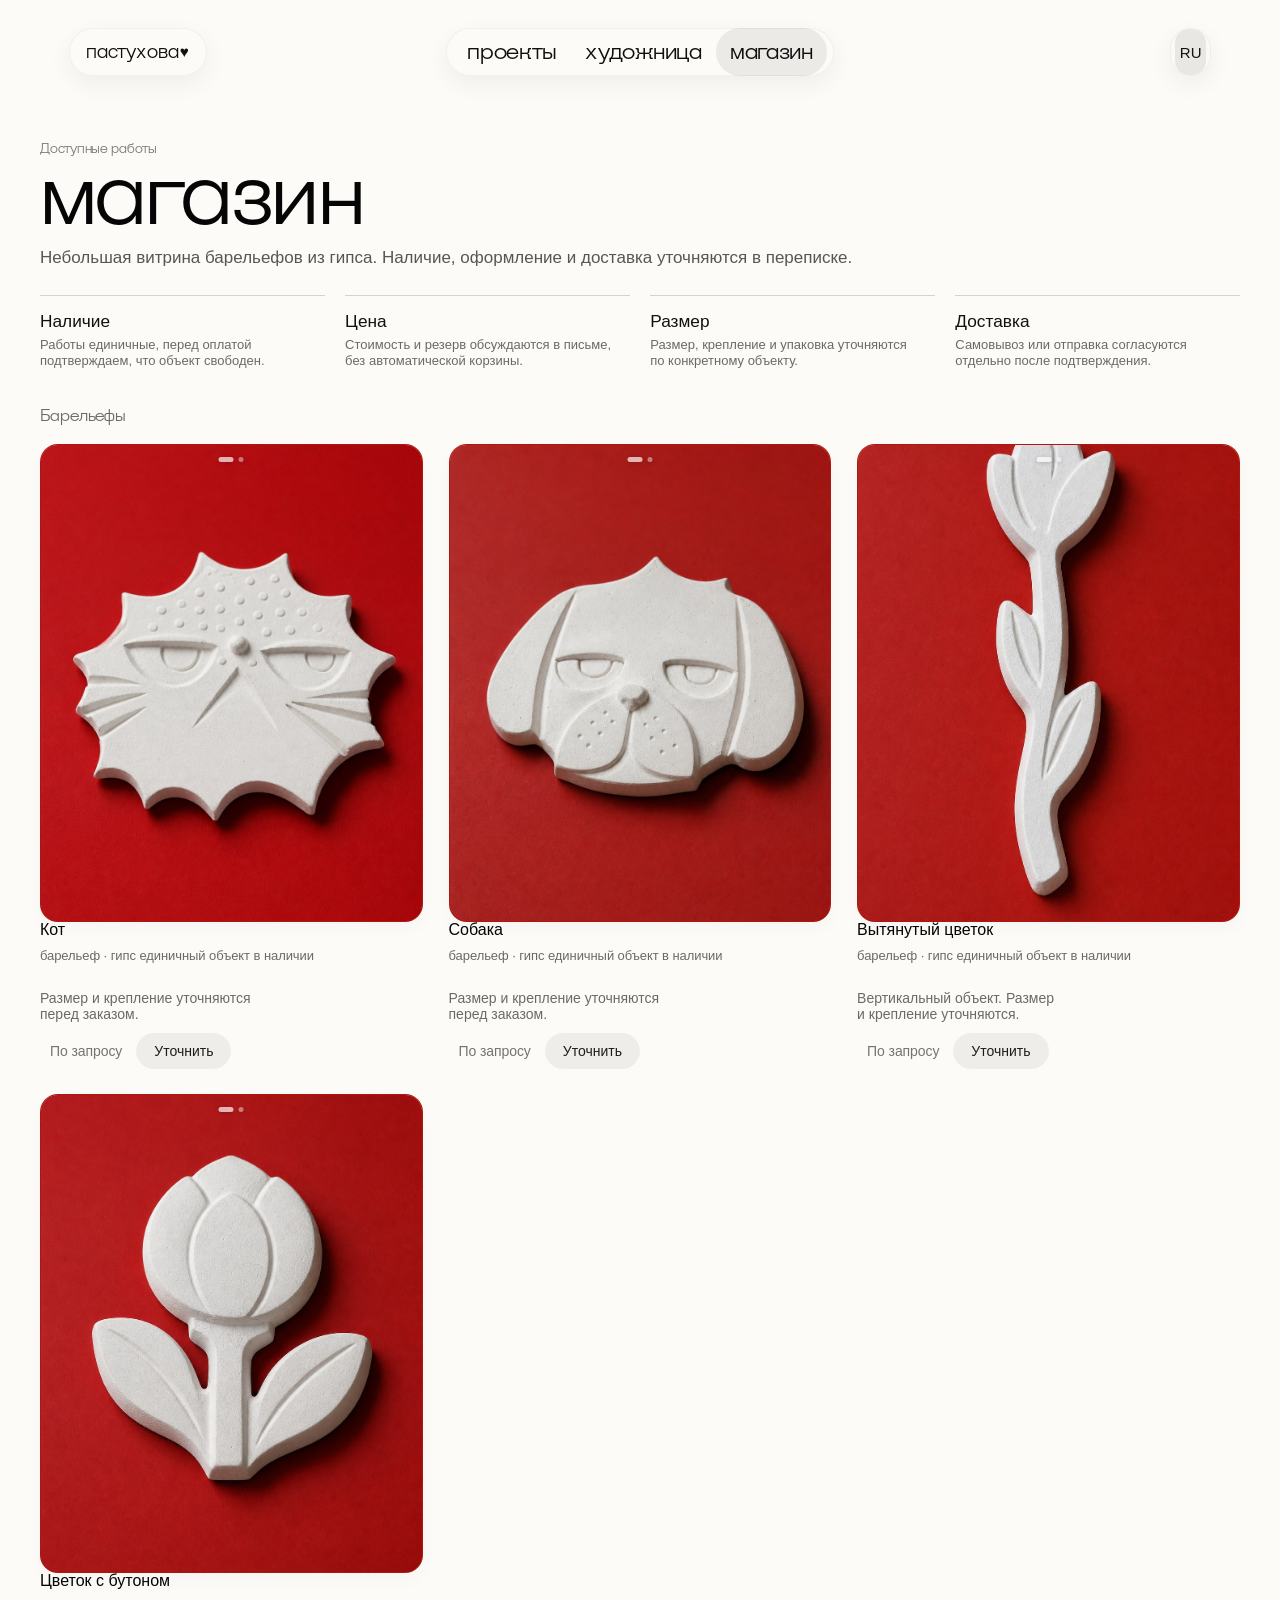
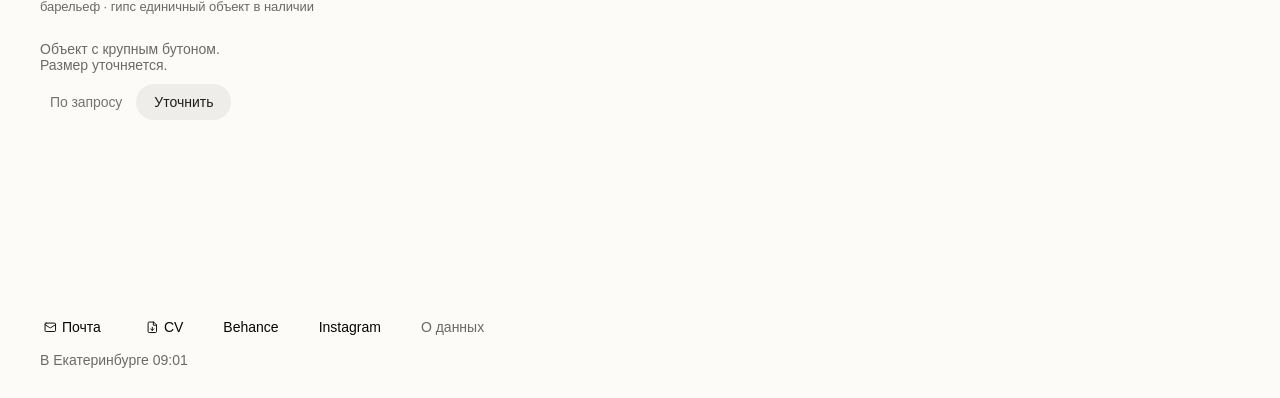
<file: site/shop.html>
<!DOCTYPE html>
<html lang="ru">
<head>
    <meta charset="UTF-8">
    <meta name="viewport" content="width=device-width, initial-scale=1.0">
    <meta name="referrer" content="strict-origin-when-cross-origin">
    <meta http-equiv="Content-Security-Policy" content="default-src 'self'; script-src 'self'; style-src 'self' 'unsafe-inline'; img-src 'self' data: https:; font-src 'self' data:; connect-src 'self' https://api.open-meteo.com; object-src 'none'; base-uri 'self'; form-action 'none'; frame-src 'none'">
    <meta name="description" content="Магазин Натальи Пастуховой: гипсовые барельефы по мотивам персонажей и городских проектов, заказ через почту.">
    <meta property="og:type" content="website">
    <meta property="og:site_name" content="Наталья Пастухова">
    <meta property="og:title" content="Магазин — Наталья Пастухова">
    <meta property="og:description" content="Гипсовые барельефы по мотивам персонажей и городских работ Натальи Пастуховой.">
    <meta property="og:image" content="https://aimpss7.github.io/natasha-pastukhova-site/assets/images/shop/reliefs/cat-main.jpg">
    <meta property="og:url" content="https://aimpss7.github.io/natasha-pastukhova-site/shop.html">
    <meta name="twitter:card" content="summary_large_image">
    <link rel="canonical" href="https://aimpss7.github.io/natasha-pastukhova-site/shop.html">
    <title>Наталья Пастухова — Магазин</title>
    <link rel="icon" href="favicon.svg" type="image/svg+xml">
    <link rel="stylesheet" href="css/style.css?v=site-v1-68">
</head>
<body>

    <header class="header">
        <a href="index.html" class="header-logo">
            <span class="brand-full">пастухова</span><span class="brand-short">пастухова</span><span class="heart" aria-hidden="true">♥</span>
        </a>
        <div class="header-menu" id="site-menu">
            <a href="index.html#projects">проекты</a>
            <a href="index.html#artist">художница</a>
            <a href="index.html#shop" aria-current="page">магазин</a>
            <div class="header-menu-lang" aria-label="Язык сайта в меню">
                <a class="lang-toggle is-active" href="shop.html" lang="ru" aria-current="true" aria-label="Русская версия сайта">RU</a>
                <a class="lang-toggle" href="en.html#shop" lang="en" aria-label="English version">EN</a>
            </div>
        </div>
        <button class="header-burger" type="button" aria-label="Открыть меню" aria-expanded="false" aria-controls="site-menu" data-nav-toggle>
            <span></span>
            <span></span>
            <span></span>
        </button>
        <div class="header-lang" aria-label="Язык сайта">
            <a class="lang-toggle is-active" href="shop.html" lang="ru" aria-current="true" aria-label="Русская версия сайта">RU</a>
            <a class="lang-toggle" href="en.html#shop" lang="en" aria-label="English version">EN</a>
        </div>
    </header>

    <main class="shop-page">
        <section class="shop-preview">
            <div class="shop-preview-inner">
                <header class="shop-heading">
                    <div>
                        <span>Доступные работы</span>
                        <h1>магазин</h1>
                        <p>Небольшая витрина барельефов из гипса. Наличие, оформление и доставка уточняются в переписке.</p>
                    </div>
                </header>
                <ul class="shop-terms" aria-label="Как заказать">
                    <li><strong>Наличие</strong> Работы единичные, перед оплатой подтверждаем, что объект свободен.</li>
                    <li><strong>Цена</strong> Стоимость и резерв обсуждаются в письме, без автоматической корзины.</li>
                    <li><strong>Размер</strong> Размер, крепление и упаковка уточняются по конкретному объекту.</li>
                    <li><strong>Доставка</strong> Самовывоз или отправка согласуются отдельно после подтверждения.</li>
                </ul>
                <div class="shop-catalog" aria-label="Товары">
                    <section class="shop-group" aria-labelledby="shop-reliefs-title">
                        <h2 class="shop-group-title" id="shop-reliefs-title">Барельефы</h2>
                        <div class="shop-grid shop-grid--reliefs">
                            <article class="shop-item shop-item--cat-relief is-available">
                                <div class="shop-item-image shop-item-story" data-shop-story>
                                    <img class="active" src="assets/images/shop/reliefs/cat-main.jpg" alt="Барельеф Кот" loading="lazy" decoding="async">
                                    <img src="assets/images/shop/reliefs/cat-detail.jpg" alt="Барельеф Кот, деталь" loading="lazy" decoding="async">
                                    <div class="shop-story-progress" aria-hidden="true"><span class="active"></span><span></span></div>
                                    <button class="shop-story-btn shop-story-prev" type="button" aria-label="Предыдущий кадр"></button>
                                    <button class="shop-story-btn shop-story-next" type="button" aria-label="Следующий кадр"></button>
                                </div>
                                <h3>Кот</h3>
                                <div class="shop-item-meta">
                                    <span>барельеф · гипс</span>
                                    <span>единичный объект</span>
                                    <span>в наличии</span>
                                </div>
                                <p class="shop-item-note">Размер и крепление уточняются перед заказом.</p>
                                <div class="shop-buy">
                                    <span class="shop-price">По запросу</span>
                                    <a class="shop-order" href="mailto:hipastukhova@gmail.com?subject=Уточнить%20наличие%3A%20барельеф%20Кот">Уточнить</a>
                                </div>
                            </article>

                            <article class="shop-item shop-item--dog-relief is-available">
                                <div class="shop-item-image shop-item-story" data-shop-story>
                                    <img class="active" src="assets/images/shop/reliefs/dog-main.jpg" alt="Барельеф Собака" loading="lazy" decoding="async">
                                    <img src="assets/images/shop/reliefs/dog-detail.jpg" alt="Барельеф Собака, деталь" loading="lazy" decoding="async">
                                    <div class="shop-story-progress" aria-hidden="true"><span class="active"></span><span></span></div>
                                    <button class="shop-story-btn shop-story-prev" type="button" aria-label="Предыдущий кадр"></button>
                                    <button class="shop-story-btn shop-story-next" type="button" aria-label="Следующий кадр"></button>
                                </div>
                                <h3>Собака</h3>
                                <div class="shop-item-meta">
                                    <span>барельеф · гипс</span>
                                    <span>единичный объект</span>
                                    <span>в наличии</span>
                                </div>
                                <p class="shop-item-note">Размер и крепление уточняются перед заказом.</p>
                                <div class="shop-buy">
                                    <span class="shop-price">По запросу</span>
                                    <a class="shop-order" href="mailto:hipastukhova@gmail.com?subject=Уточнить%20наличие%3A%20барельеф%20Собака">Уточнить</a>
                                </div>
                            </article>

                            <article class="shop-item shop-item--long-flower-relief is-available">
                                <div class="shop-item-image shop-item-story" data-shop-story>
                                    <img class="active" src="assets/images/shop/reliefs/flower-long-main.jpg" alt="Барельеф Вытянутый цветок" loading="lazy" decoding="async">
                                    <img src="assets/images/shop/reliefs/flower-long-detail.jpg" alt="Барельеф Вытянутый цветок, деталь" loading="lazy" decoding="async">
                                    <div class="shop-story-progress" aria-hidden="true"><span class="active"></span><span></span></div>
                                    <button class="shop-story-btn shop-story-prev" type="button" aria-label="Предыдущий кадр"></button>
                                    <button class="shop-story-btn shop-story-next" type="button" aria-label="Следующий кадр"></button>
                                </div>
                                <h3>Вытянутый цветок</h3>
                                <div class="shop-item-meta">
                                    <span>барельеф · гипс</span>
                                    <span>единичный объект</span>
                                    <span>в наличии</span>
                                </div>
                                <p class="shop-item-note">Вертикальный объект. Размер и крепление уточняются.</p>
                                <div class="shop-buy">
                                    <span class="shop-price">По запросу</span>
                                    <a class="shop-order" href="mailto:hipastukhova@gmail.com?subject=Уточнить%20наличие%3A%20барельеф%20Вытянутый%20цветок">Уточнить</a>
                                </div>
                            </article>

                            <article class="shop-item shop-item--bud-flower-relief is-available">
                                <div class="shop-item-image shop-item-story" data-shop-story>
                                    <img class="active" src="assets/images/shop/reliefs/flower-bud-main.jpg" alt="Барельеф Цветок с бутоном" loading="lazy" decoding="async">
                                    <img src="assets/images/shop/reliefs/flower-bud-detail.jpg" alt="Барельеф Цветок с бутоном, деталь" loading="lazy" decoding="async">
                                    <div class="shop-story-progress" aria-hidden="true"><span class="active"></span><span></span></div>
                                    <button class="shop-story-btn shop-story-prev" type="button" aria-label="Предыдущий кадр"></button>
                                    <button class="shop-story-btn shop-story-next" type="button" aria-label="Следующий кадр"></button>
                                </div>
                                <h3>Цветок с бутоном</h3>
                                <div class="shop-item-meta">
                                    <span>барельеф · гипс</span>
                                    <span>единичный объект</span>
                                    <span>в наличии</span>
                                </div>
                                <p class="shop-item-note">Объект с крупным бутоном. Размер уточняется.</p>
                                <div class="shop-buy">
                                    <span class="shop-price">По запросу</span>
                                    <a class="shop-order" href="mailto:hipastukhova@gmail.com?subject=Уточнить%20наличие%3A%20барельеф%20Цветок%20с%20бутоном">Уточнить</a>
                                </div>
                            </article>
                        </div>
                    </section>
                </div>
            </div>
        </section>
    </main>

    <footer class="footer">
        <div class="footer-content">
            <div class="footer-service" aria-label="Контакты и профессиональные ссылки">
                <button class="footer-link footer-link-primary footer-mail" type="button" data-copy-mail="hipastukhova@gmail.com" aria-expanded="false">
                    <svg class="footer-icon" viewBox="0 0 24 24" aria-hidden="true"><rect width="20" height="16" x="2" y="4" rx="2"></rect><path d="m22 7-8.97 5.7a1.94 1.94 0 0 1-2.06 0L2 7"></path></svg>
                    <span class="contact-mail-label">Почта</span>
                    <span class="contact-mail-value">hipastukhova@gmail.com</span>
                    <span class="contact-mail-copy">Копировать</span>
                </button>
                <a class="footer-link footer-link-document" href="assets/docs/natalia-pastukhova-cv.pdf" download><svg class="footer-icon" viewBox="0 0 24 24" aria-hidden="true"><path d="M14 2H6a2 2 0 0 0-2 2v16a2 2 0 0 0 2 2h12a2 2 0 0 0 2-2V8z"></path><path d="M14 2v6h6"></path><path d="M12 18v-6"></path><path d="m9 15 3 3 3-3"></path></svg>CV</a>
                <a class="footer-link" href="https://www.behance.net/hellopepe" target="_blank" rel="noopener noreferrer">Behance</a>
                <a class="footer-link" href="https://www.instagram.com/hellopepe" target="_blank" rel="noopener noreferrer">Instagram</a>
                <button class="footer-link footer-privacy" type="button" data-privacy-open>О данных</button>
            </div>
            <div class="footer-context" aria-label="Екатеринбург: локальное время и погода">
                <span class="footer-live">В Екатеринбурге <span class="ekb-time" id="ekb-time">00:00</span><span class="ekb-weather" id="weather-temp"></span></span>
            </div>
        </div>
    </footer>

    <script defer src="js/main.js?v=site-v1-33"></script>
</body>
</html>
</file>
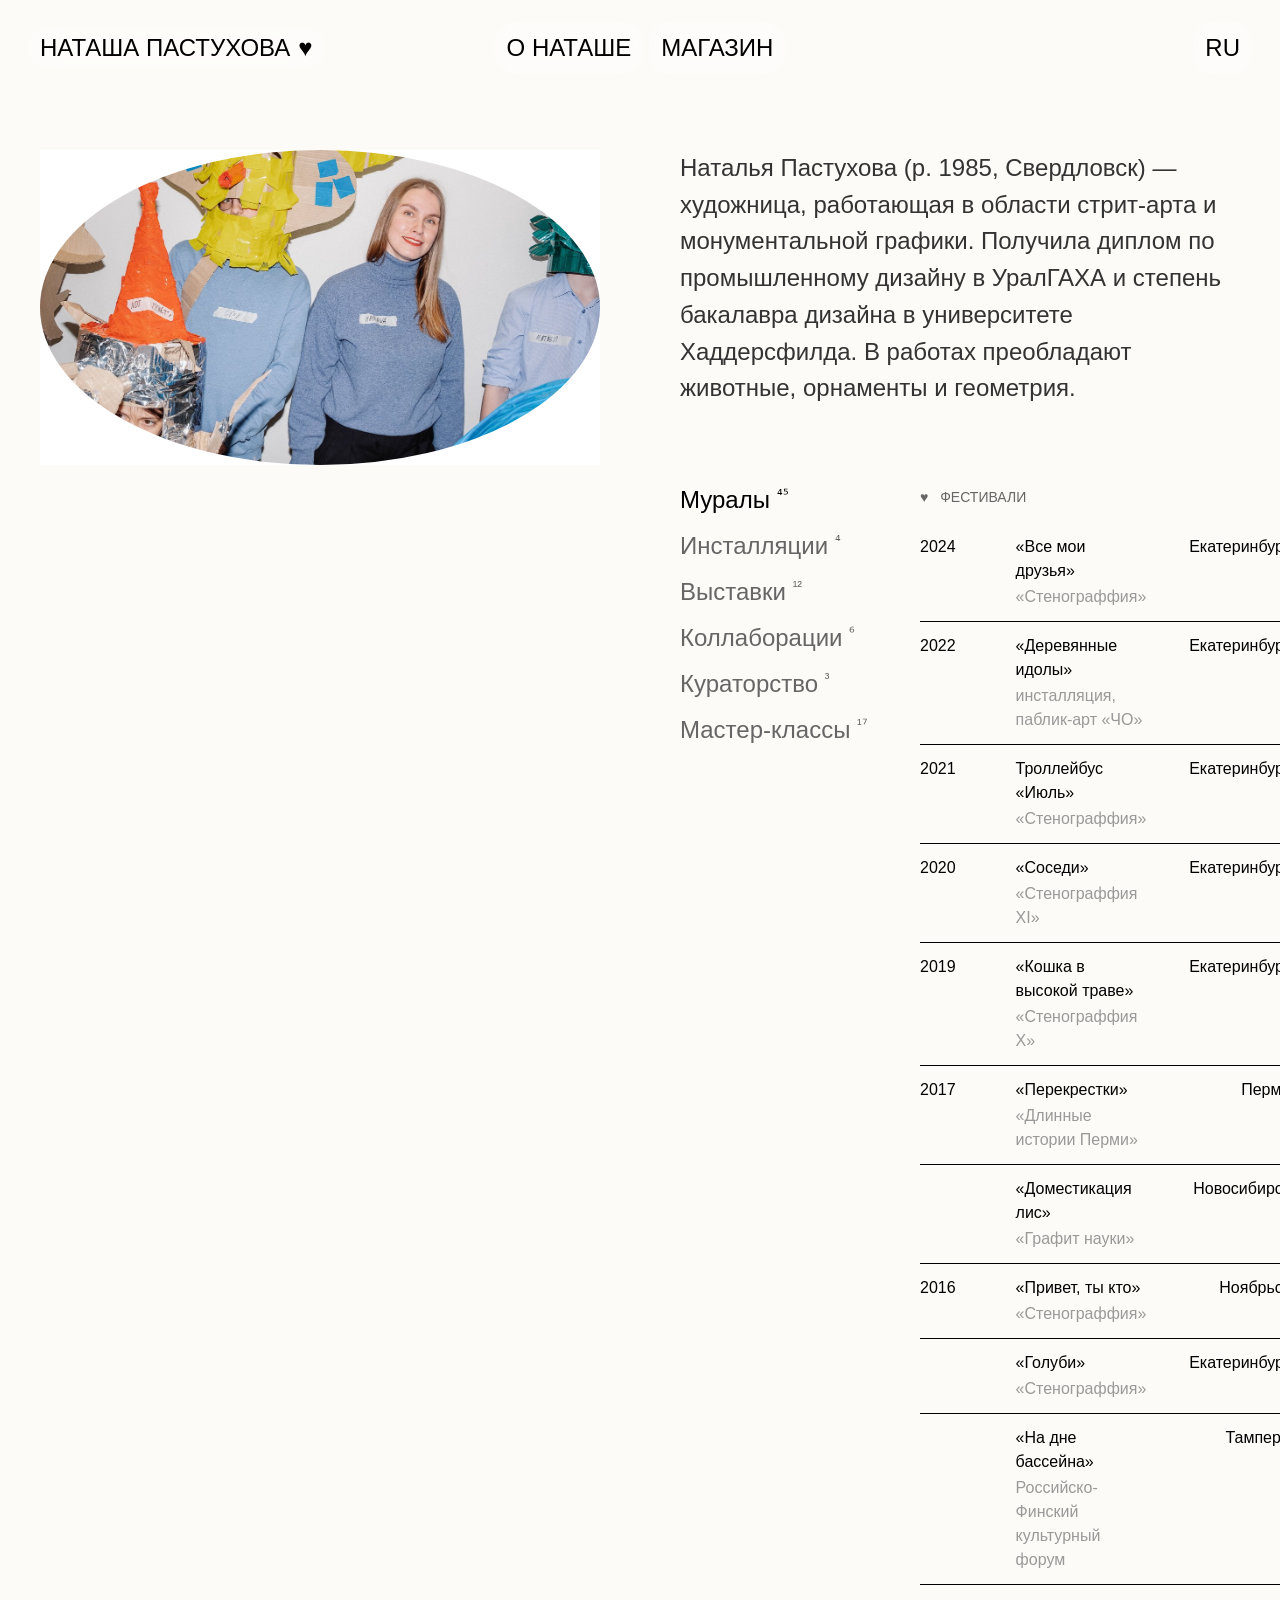
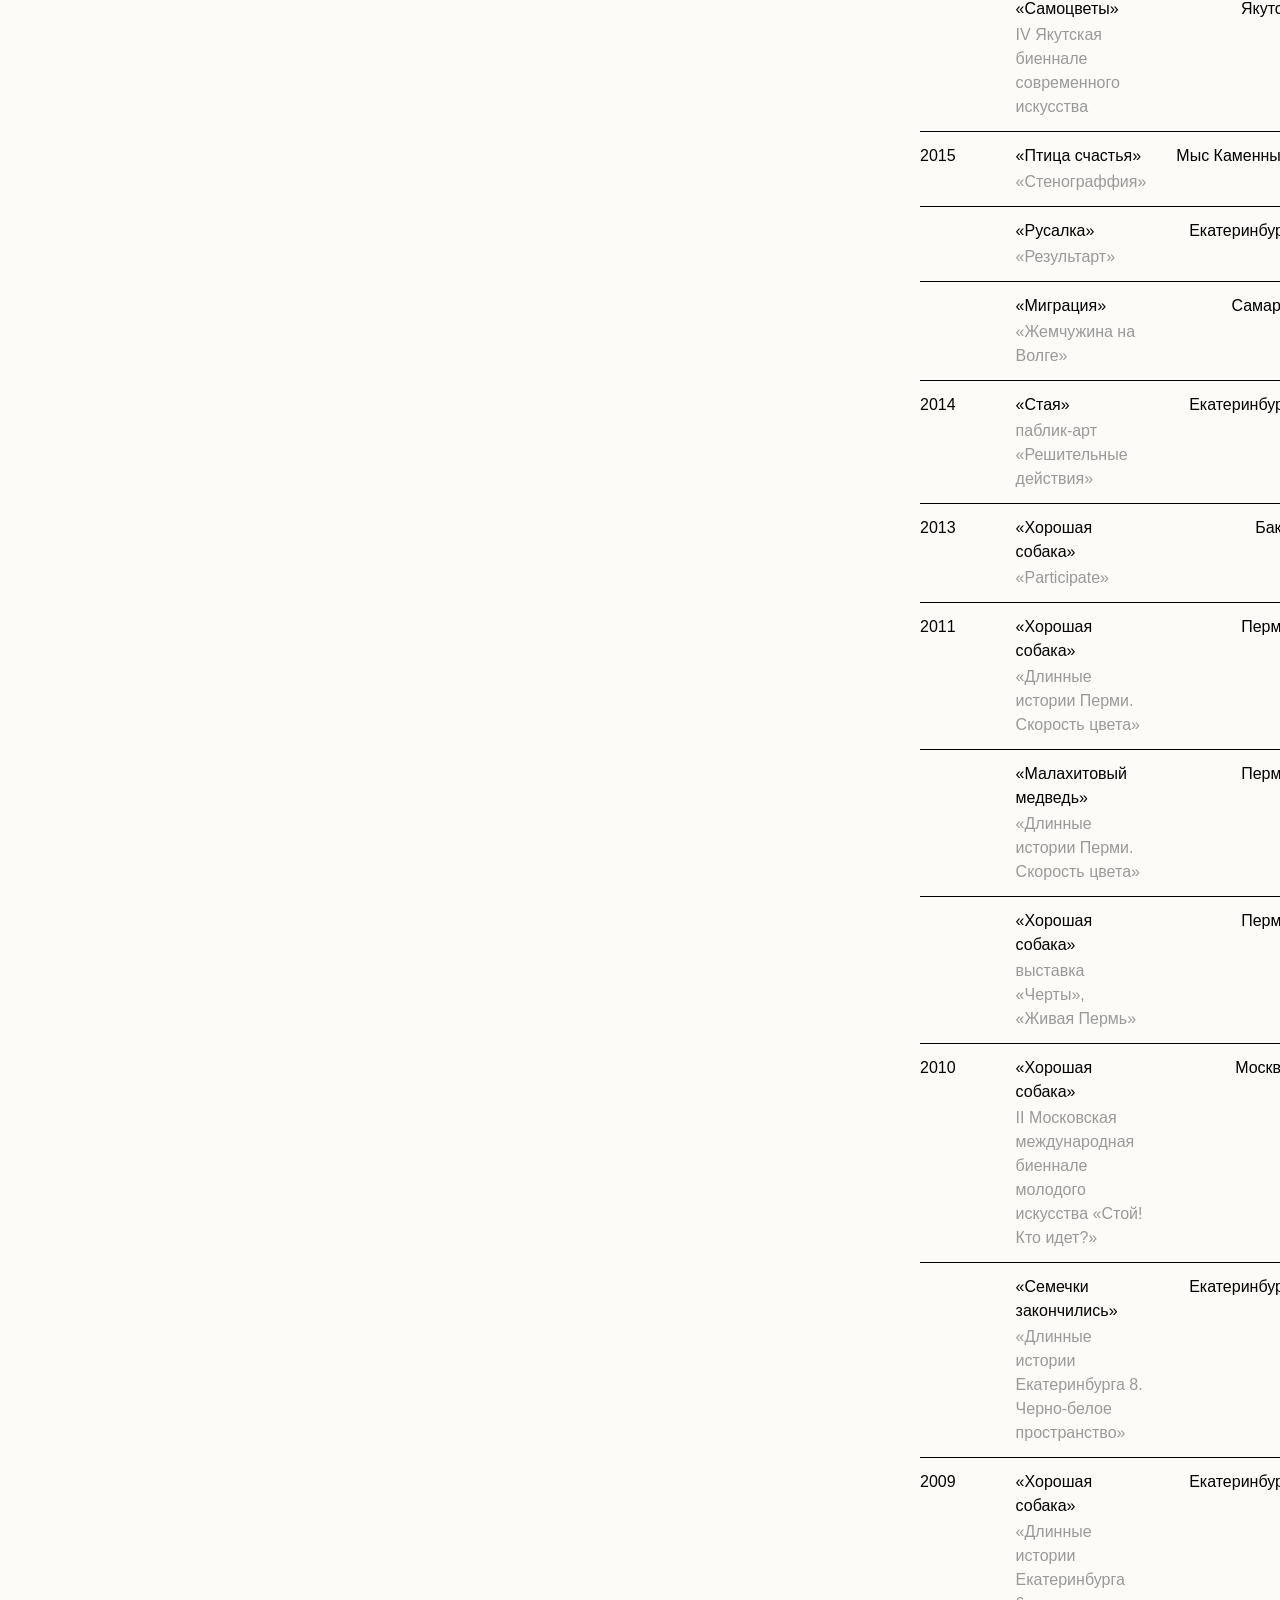
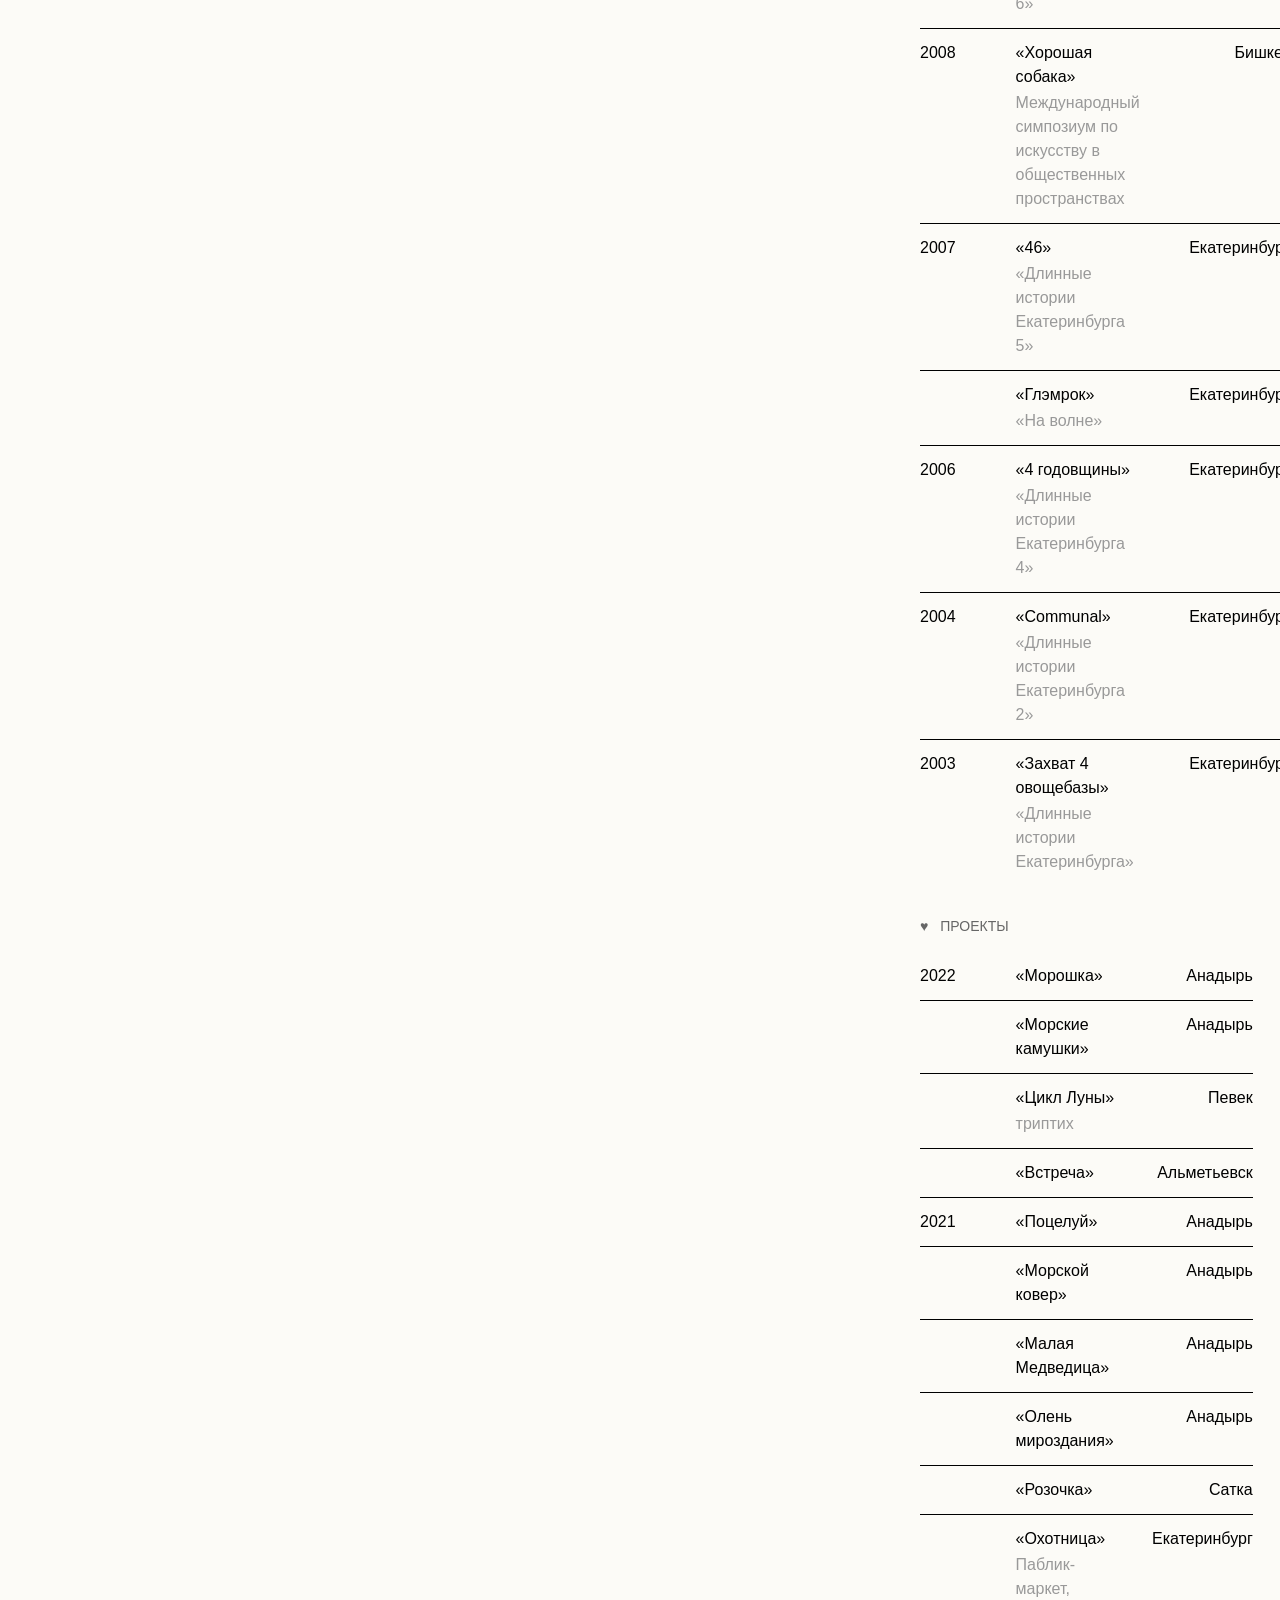
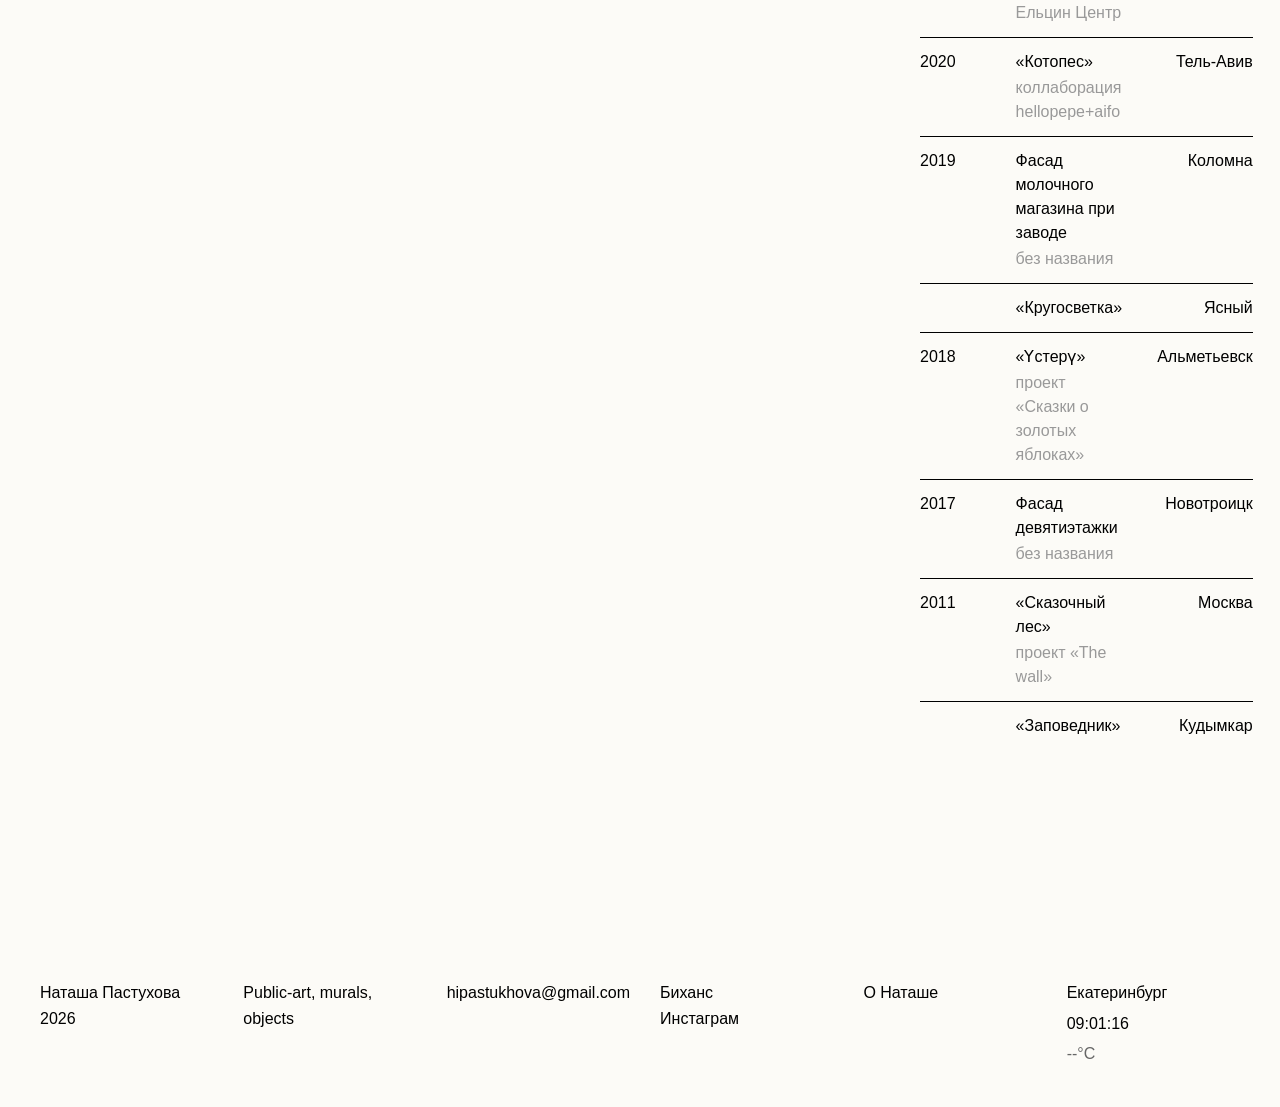
<file: сайт_база/about.html>
<!DOCTYPE html>
<html lang="ru">
<head>
    <meta charset="UTF-8">
    <meta name="viewport" content="width=device-width, initial-scale=1.0">
    <title>Наталья Пастухова</title>
    <link rel="stylesheet" href="css/style.css">
</head>
<body>
    <!-- HEADER -->
    <div class="header">
        <a href="index.html" class="header-logo">
            Наташа Пастухова<span class="heart">♥</span>
        </a>
        <div class="header-menu">
            <a href="about.html">О Наташе</a>
            <a href="index.html#shop">Магазин</a>
        </div>
        <div class="header-lang">
            <span class="lang-toggle" onclick="toggleLanguage()">RU</span>
        </div>
    </div>

    <!-- MAIN CONTENT -->
    <div class="main-content">
        <div class="container">
            <!-- TWO COLUMN LAYOUT 50/50 -->
            <div class="two-column-layout">
                <!-- LEFT: PHOTO 16:9 В ОВАЛЕ -->
                <div class="photo-column">
                    <div class="photo-container">
                        <img src="ava_1.jpg" alt="Наталья Пастухова">
                    </div>
                </div>

                <!-- RIGHT: CONTENT -->
                <div class="content-column">
                    <!-- CV SECTION -->
                    <div class="cv-section">
                        <div class="cv-bio">
                            Наталья Пастухова (р. 1985, Свердловск) — художница, работающая в области стрит-арта и монументальной графики. Получила диплом по промышленному дизайну в УралГАХА и степень бакалавра дизайна в университете Хаддерсфилда. В работах преобладают животные, орнаменты и геометрия.
                        </div>
                    </div>

                    <!-- CONTENT WITH SIDEBAR -->
                    <div class="content-wrapper">
                        <!-- MENU SIDEBAR -->
                        <div class="menu-sidebar">
                            <div class="menu-item active" onclick="showSection(1)">Муралы <sup>⁴⁵</sup></div>
                            <div class="menu-item" onclick="showSection(2)">Инсталляции <sup>⁴</sup></div>
                            <div class="menu-item" onclick="showSection(3)">Выставки <sup>¹²</sup></div>
                            <div class="menu-item" onclick="showSection(4)">Коллаборации <sup>⁶</sup></div>
                            <div class="menu-item" onclick="showSection(5)">Кураторство <sup>³</sup></div>
                            <div class="menu-item" onclick="showSection(6)">Мастер-классы <sup>¹⁷</sup></div>
                        </div>

                        <!-- SECTIONS -->
                        <div class="sections-container">
                            <!-- SECTION 1: МУРАЛЫ -->
                            <div class="section active" id="section-1">
                                <div class="subsection-title">Фестивали</div>
                                <table>
                                    <tr><td class="col-year">2024</td><td class="col-content"><span class="work-title">«Все мои друзья»</span><span class="work-location">Екатеринбург</span><span class="work-details">«Стенограффия»</span></td><td class="col-location">Екатеринбург</td></tr>
                                    <tr><td class="col-year">2022</td><td class="col-content"><span class="work-title">«Деревянные идолы»</span><span class="work-location">Екатеринбург</span><span class="work-details">инсталляция, паблик-арт «ЧО»</span></td><td class="col-location">Екатеринбург</td></tr>
                                    <tr><td class="col-year">2021</td><td class="col-content"><span class="work-title">Троллейбус «Июль»</span><span class="work-location">Екатеринбург</span><span class="work-details">«Стенограффия»</span></td><td class="col-location">Екатеринбург</td></tr>
                                    <tr><td class="col-year">2020</td><td class="col-content"><span class="work-title">«Соседи»</span><span class="work-location">Екатеринбург</span><span class="work-details">«Стенограффия XI»</span></td><td class="col-location">Екатеринбург</td></tr>
                                    <tr><td class="col-year">2019</td><td class="col-content"><span class="work-title">«Кошка в высокой траве»</span><span class="work-location">Екатеринбург</span><span class="work-details">«Стенограффия X»</span></td><td class="col-location">Екатеринбург</td></tr>
                                    <tr><td class="col-year">2017</td><td class="col-content"><span class="work-title">«Перекрестки»</span><span class="work-location">Пермь</span><span class="work-details">«Длинные истории Перми»</span></td><td class="col-location">Пермь</td></tr>
                                    <tr><td class="col-year"></td><td class="col-content"><span class="work-title">«Доместикация лис»</span><span class="work-location">Новосибирск</span><span class="work-details">«Графит науки»</span></td><td class="col-location">Новосибирск</td></tr>
                                    <tr><td class="col-year">2016</td><td class="col-content"><span class="work-title">«Привет, ты кто»</span><span class="work-location">Ноябрьск</span><span class="work-details">«Стенограффия»</span></td><td class="col-location">Ноябрьск</td></tr>
                                    <tr><td class="col-year"></td><td class="col-content"><span class="work-title">«Голуби»</span><span class="work-location">Екатеринбург</span><span class="work-details">«Стенограффия»</span></td><td class="col-location">Екатеринбург</td></tr>
                                    <tr><td class="col-year"></td><td class="col-content"><span class="work-title">«На дне бассейна»</span><span class="work-location">Тампере</span><span class="work-details">Российско-Финский культурный форум</span></td><td class="col-location">Тампере</td></tr>
                                    <tr><td class="col-year"></td><td class="col-content"><span class="work-title">«Самоцветы»</span><span class="work-location">Якутск</span><span class="work-details">IV Якутская биеннале современного искусства</span></td><td class="col-location">Якутск</td></tr>
                                    <tr><td class="col-year">2015</td><td class="col-content"><span class="work-title">«Птица счастья»</span><span class="work-location">Мыс Каменный</span><span class="work-details">«Стенограффия»</span></td><td class="col-location">Мыс Каменный</td></tr>
                                    <tr><td class="col-year"></td><td class="col-content"><span class="work-title">«Русалка»</span><span class="work-location">Екатеринбург</span><span class="work-details">«Результарт»</span></td><td class="col-location">Екатеринбург</td></tr>
                                    <tr><td class="col-year"></td><td class="col-content"><span class="work-title">«Миграция»</span><span class="work-location">Самара</span><span class="work-details">«Жемчужина на Волге»</span></td><td class="col-location">Самара</td></tr>
                                    <tr><td class="col-year">2014</td><td class="col-content"><span class="work-title">«Стая»</span><span class="work-location">Екатеринбург</span><span class="work-details">паблик-арт «Решительные действия»</span></td><td class="col-location">Екатеринбург</td></tr>
                                    <tr><td class="col-year">2013</td><td class="col-content"><span class="work-title">«Хорошая собака»</span><span class="work-location">Баку</span><span class="work-details">«Participate»</span></td><td class="col-location">Баку</td></tr>
                                    <tr><td class="col-year">2011</td><td class="col-content"><span class="work-title">«Хорошая собака»</span><span class="work-location">Пермь</span><span class="work-details">«Длинные истории Перми. Скорость цвета»</span></td><td class="col-location">Пермь</td></tr>
                                    <tr><td class="col-year"></td><td class="col-content"><span class="work-title">«Малахитовый медведь»</span><span class="work-location">Пермь</span><span class="work-details">«Длинные истории Перми. Скорость цвета»</span></td><td class="col-location">Пермь</td></tr>
                                    <tr><td class="col-year"></td><td class="col-content"><span class="work-title">«Хорошая собака»</span><span class="work-location">Пермь</span><span class="work-details">выставка «Черты», «Живая Пермь»</span></td><td class="col-location">Пермь</td></tr>
                                    <tr><td class="col-year">2010</td><td class="col-content"><span class="work-title">«Хорошая собака»</span><span class="work-location">Москва</span><span class="work-details">II Московская международная биеннале молодого искусства «Стой! Кто идет?»</span></td><td class="col-location">Москва</td></tr>
                                    <tr><td class="col-year"></td><td class="col-content"><span class="work-title">«Семечки закончились»</span><span class="work-location">Екатеринбург</span><span class="work-details">«Длинные истории Екатеринбурга 8. Черно-белое пространство»</span></td><td class="col-location">Екатеринбург</td></tr>
                                    <tr><td class="col-year">2009</td><td class="col-content"><span class="work-title">«Хорошая собака»</span><span class="work-location">Екатеринбург</span><span class="work-details">«Длинные истории Екатеринбурга 6»</span></td><td class="col-location">Екатеринбург</td></tr>
                                    <tr><td class="col-year">2008</td><td class="col-content"><span class="work-title">«Хорошая собака»</span><span class="work-location">Бишкек</span><span class="work-details">Международный симпозиум по искусству в общественных пространствах</span></td><td class="col-location">Бишкек</td></tr>
                                    <tr><td class="col-year">2007</td><td class="col-content"><span class="work-title">«46»</span><span class="work-location">Екатеринбург</span><span class="work-details">«Длинные истории Екатеринбурга 5»</span></td><td class="col-location">Екатеринбург</td></tr>
                                    <tr><td class="col-year"></td><td class="col-content"><span class="work-title">«Глэмрок»</span><span class="work-location">Екатеринбург</span><span class="work-details">«На волне»</span></td><td class="col-location">Екатеринбург</td></tr>
                                    <tr><td class="col-year">2006</td><td class="col-content"><span class="work-title">«4 годовщины»</span><span class="work-location">Екатеринбург</span><span class="work-details">«Длинные истории Екатеринбурга 4»</span></td><td class="col-location">Екатеринбург</td></tr>
                                    <tr><td class="col-year">2004</td><td class="col-content"><span class="work-title">«Communal»</span><span class="work-location">Екатеринбург</span><span class="work-details">«Длинные истории Екатеринбурга 2»</span></td><td class="col-location">Екатеринбург</td></tr>
                                    <tr><td class="col-year">2003</td><td class="col-content"><span class="work-title">«Захват 4 овощебазы»</span><span class="work-location">Екатеринбург</span><span class="work-details">«Длинные истории Екатеринбурга»</span></td><td class="col-location">Екатеринбург</td></tr>
                                </table>

                                <div class="subsection-title">Проекты</div>
                                <table>
                                    <tr><td class="col-year">2022</td><td class="col-content"><span class="work-title">«Морошка»</span><span class="work-location">Анадырь</span></td><td class="col-location">Анадырь</td></tr>
                                    <tr><td class="col-year"></td><td class="col-content"><span class="work-title">«Морские камушки»</span><span class="work-location">Анадырь</span></td><td class="col-location">Анадырь</td></tr>
                                    <tr><td class="col-year"></td><td class="col-content"><span class="work-title">«Цикл Луны»</span><span class="work-location">Певек</span><span class="work-details">триптих</span></td><td class="col-location">Певек</td></tr>
                                    <tr><td class="col-year"></td><td class="col-content"><span class="work-title">«Встреча»</span><span class="work-location">Альметьевск</span></td><td class="col-location">Альметьевск</td></tr>
                                    <tr><td class="col-year">2021</td><td class="col-content"><span class="work-title">«Поцелуй»</span><span class="work-location">Анадырь</span></td><td class="col-location">Анадырь</td></tr>
                                    <tr><td class="col-year"></td><td class="col-content"><span class="work-title">«Морской ковер»</span><span class="work-location">Анадырь</span></td><td class="col-location">Анадырь</td></tr>
                                    <tr><td class="col-year"></td><td class="col-content"><span class="work-title">«Малая Медведица»</span><span class="work-location">Анадырь</span></td><td class="col-location">Анадырь</td></tr>
                                    <tr><td class="col-year"></td><td class="col-content"><span class="work-title">«Олень мироздания»</span><span class="work-location">Анадырь</span></td><td class="col-location">Анадырь</td></tr>
                                    <tr><td class="col-year"></td><td class="col-content"><span class="work-title">«Розочка»</span><span class="work-location">Сатка</span></td><td class="col-location">Сатка</td></tr>
                                    <tr><td class="col-year"></td><td class="col-content"><span class="work-title">«Охотница»</span><span class="work-location">Екатеринбург</span><span class="work-details">Паблик-маркет, Ельцин Центр</span></td><td class="col-location">Екатеринбург</td></tr>
                                    <tr><td class="col-year">2020</td><td class="col-content"><span class="work-title">«Котопес»</span><span class="work-location">Тель-Авив</span><span class="work-details">коллаборация hellopepe+aifo</span></td><td class="col-location">Тель-Авив</td></tr>
                                    <tr><td class="col-year">2019</td><td class="col-content"><span class="work-title">Фасад молочного магазина при заводе</span><span class="work-location">Коломна</span><span class="work-details">без названия</span></td><td class="col-location">Коломна</td></tr>
                                    <tr><td class="col-year"></td><td class="col-content"><span class="work-title">«Кругосветка»</span><span class="work-location">Ясный</span></td><td class="col-location">Ясный</td></tr>
                                    <tr><td class="col-year">2018</td><td class="col-content"><span class="work-title">«Үстерү»</span><span class="work-location">Альметьевск</span><span class="work-details">проект «Сказки о золотых яблоках»</span></td><td class="col-location">Альметьевск</td></tr>
                                    <tr><td class="col-year">2017</td><td class="col-content"><span class="work-title">Фасад девятиэтажки</span><span class="work-location">Новотроицк</span><span class="work-details">без названия</span></td><td class="col-location">Новотроицк</td></tr>
                                    <tr><td class="col-year">2011</td><td class="col-content"><span class="work-title">«Сказочный лес»</span><span class="work-location">Москва</span><span class="work-details">проект «The wall»</span></td><td class="col-location">Москва</td></tr>
                                    <tr><td class="col-year"></td><td class="col-content"><span class="work-title">«Заповедник»</span><span class="work-location">Кудымкар</span></td><td class="col-location">Кудымкар</td></tr>
                                </table>
                            </div>

                            <!-- Остальные секции сокращены -->
                            <div class="section" id="section-2">
                                <table>
                                    <tr><td class="col-year">2022</td><td class="col-content"><span class="work-title">«Деревянные идолы»</span><span class="work-location">Екатеринбург</span><span class="work-details">инсталляция, паблик-арт «ЧО»</span></td><td class="col-location">Екатеринбург</td></tr>
                                    <tr><td class="col-year">2021</td><td class="col-content"><span class="work-title">Троллейбус «Июль»</span><span class="work-location">Екатеринбург</span><span class="work-details">«Стенограффия»</span></td><td class="col-location">Екатеринбург</td></tr>
                                    <tr><td class="col-year"></td><td class="col-content"><span class="work-title">Домик на детской площадке</span><span class="work-location">Екатеринбург</span><span class="work-details">Ельцин Центр</span></td><td class="col-location">Екатеринбург</td></tr>
                                    <tr><td class="col-year">2020</td><td class="col-content"><span class="work-title">Универсиада-2023</span><span class="work-location">Екатеринбург</span></td><td class="col-location">Екатеринбург</td></tr>
                                </table>
                            </div>

                            <div class="section" id="section-3">
                                <div class="subsection-title">Персональные выставки</div>
                                <table>
                                    <tr><td class="col-year">2020</td><td class="col-content"><span class="work-title">«Город зорких»</span><span class="work-location">Екатеринбург</span><span class="work-details">Бар Негодяи</span></td><td class="col-location">Екатеринбург</td></tr>
                                </table>

                                <div class="subsection-title">Групповые выставки</div>
                                <table>
                                    <tr><td class="col-year">2024</td><td class="col-content"><span class="work-title">«Маяковский. Трибьют»</span><span class="work-location">Санкт-Петербург</span><span class="work-details">Центр искусства и музыки Библиотеки имени Маяковского</span></td><td class="col-location">Санкт-Петербург</td></tr>
                                    <tr><td class="col-year">2021</td><td class="col-content"><span class="work-title">«Новая живопись Екатеринбург»</span><span class="work-location">Екатеринбург</span><span class="work-details">Арт-галерея Ельцин Центр</span></td><td class="col-location">Екатеринбург</td></tr>
                                    <tr><td class="col-year">2016</td><td class="col-content"><span class="work-title">«Враг»</span><span class="work-location">Екатеринбург</span><span class="work-details">Галерея Свитер</span></td><td class="col-location">Екатеринбург</td></tr>
                                </table>
                            </div>

                            <div class="section" id="section-4">
                                <table>
                                    <tr><td class="col-year">2025</td><td class="col-content"><span class="work-title">«Хорошие истории»</span><span class="work-location">Екатеринбург</span><span class="work-details">Avito</span></td><td class="col-location">Екатеринбург</td></tr>
                                    <tr><td class="col-year">2023</td><td class="col-content"><span class="work-title">«Кот, пчела и дракон»</span><span class="work-location">Санкт-Петербург</span><span class="work-details">Билайн и Севкабель Порт</span></td><td class="col-location">Санкт-Петербург</td></tr>
                                </table>
                            </div>

                            <div class="section" id="section-5">
                                <table>
                                    <tr><td class="col-year">2024</td><td class="col-content"><span class="work-title">Кураторский проект «Месторождения»</span><span class="work-location">Краснокаменск</span></td><td class="col-location">Краснокаменск</td></tr>
                                    <tr><td class="col-year">2023</td><td class="col-content"><span class="work-title">Проектная мастерская мурла</span><span class="work-location">Екатеринбург</span><span class="work-details">паблик-арт программа ЧО и интернат слабослышащих</span></td><td class="col-location">Екатеринбург</td></tr>
                                </table>
                            </div>

                            <div class="section" id="section-6">
                                <table>
                                    <tr><td class="col-year">2024</td><td class="col-content"><span class="work-title">Лаборатория «Фантастический Сад»</span><span class="work-location">Екатеринбург</span><span class="work-details">Инклюзивная художественная студия, Ельцин Центр</span></td><td class="col-location">Екатеринбург</td></tr>
                                    <tr><td class="col-year">2021</td><td class="col-content"><span class="work-title">«Академия фантастических существ»</span><span class="work-location">Сатка</span><span class="work-details">пространство Арт-Сатка</span></td><td class="col-location">Сатка</td></tr>
                                </table>
                            </div>
                        </div>
                    </div>
                </div>
            </div>
        </div>
    </div>

    <!-- FOOTER С ЕКАТЕРИНБУРГОМ -->
    <div class="footer">
        <div class="footer-content">
            <div class="footer-col">Наташа Пастухова<br>2026</div>
            <div class="footer-col">Public-art, murals, objects</div>
            <div class="footer-col"><a href="mailto:hipastukhova@gmail.com">hipastukhova@gmail.com</a></div>
            <div class="footer-col">
                <a href="https://www.behance.net/hellopepe" target="_blank">Биханс</a>
                <a href="https://www.instagram.com/hellopepe" target="_blank">Инстаграм</a>
            </div>
            <div class="footer-col"><a href="about.html">О Наташе</a></div>
            <div class="footer-col">
                <div>Екатеринбург</div>
                <div class="ekb-time" id="ekb-time">00:00:00</div>
                <div class="ekb-weather" id="weather-temp">--°C</div>
            </div>
        </div>
    </div>

    <script defer src="js/main.js"></script>
</body>
</html>
</file>
